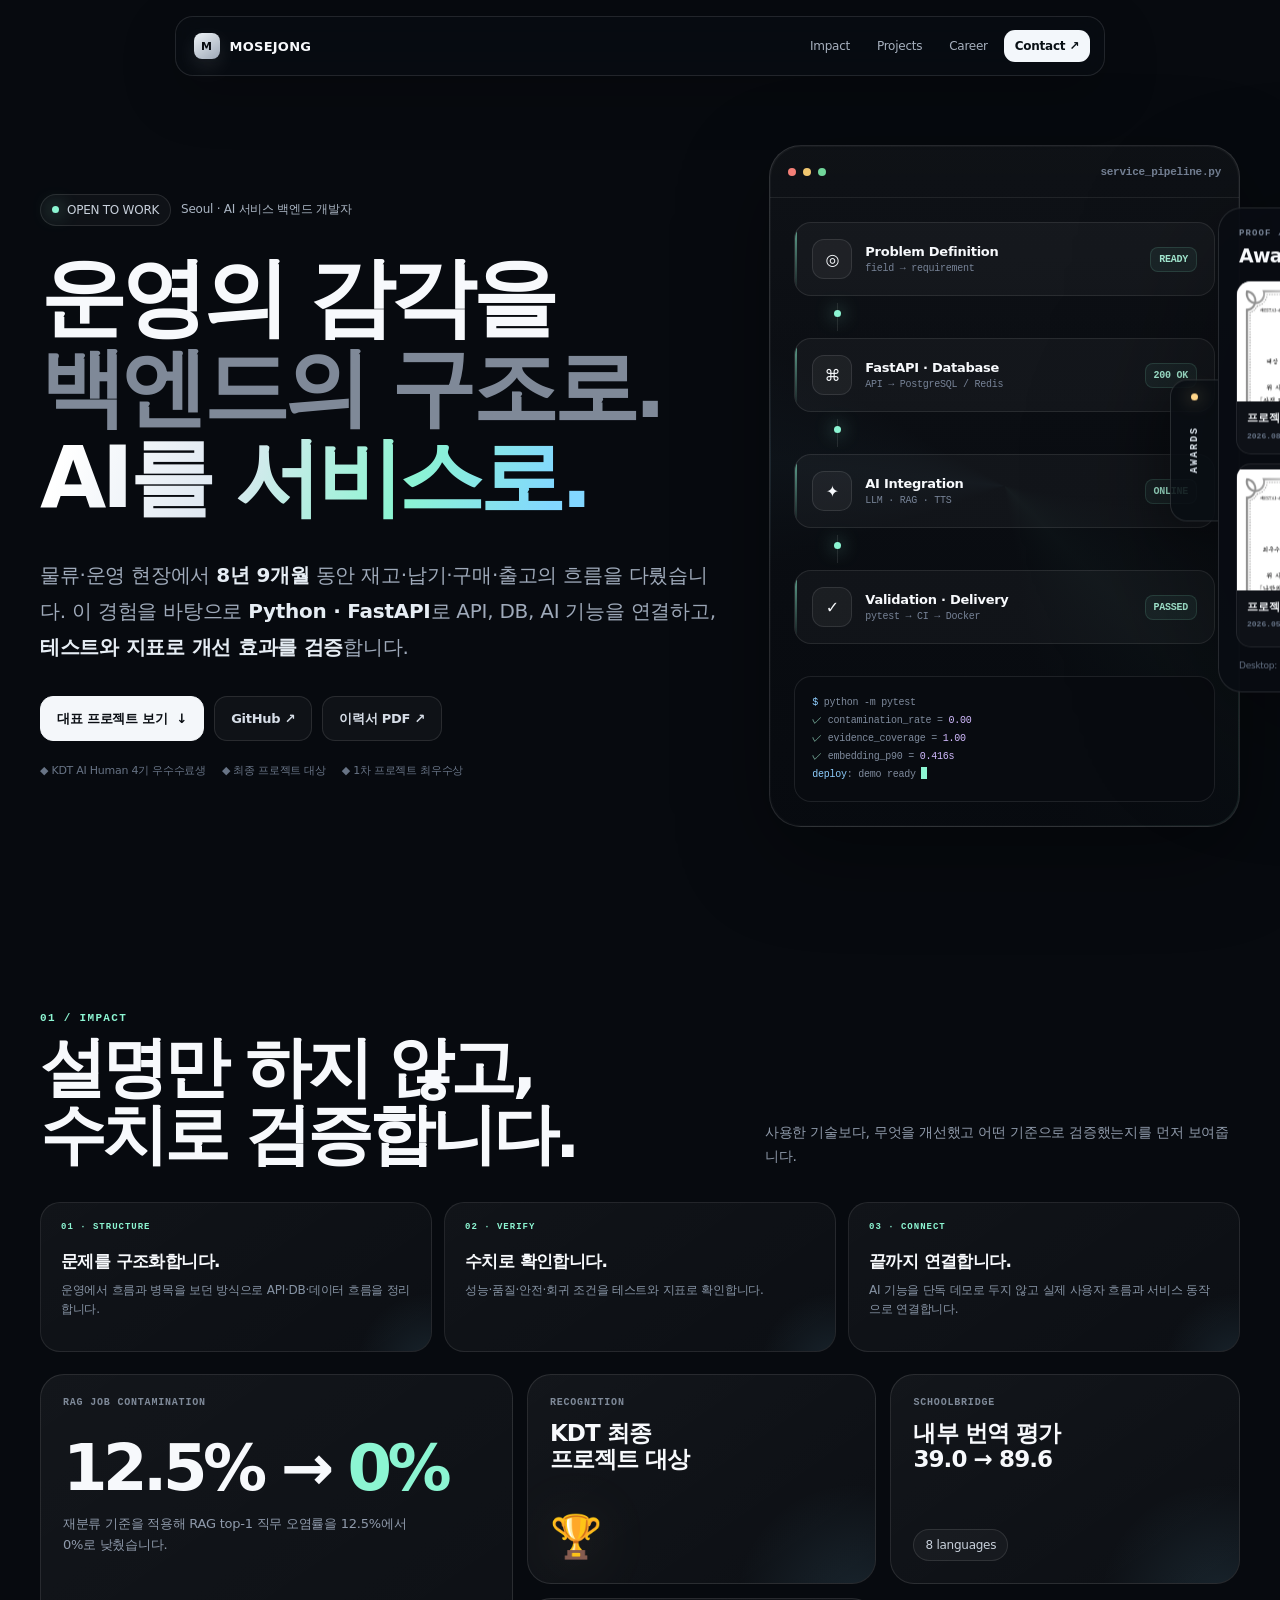
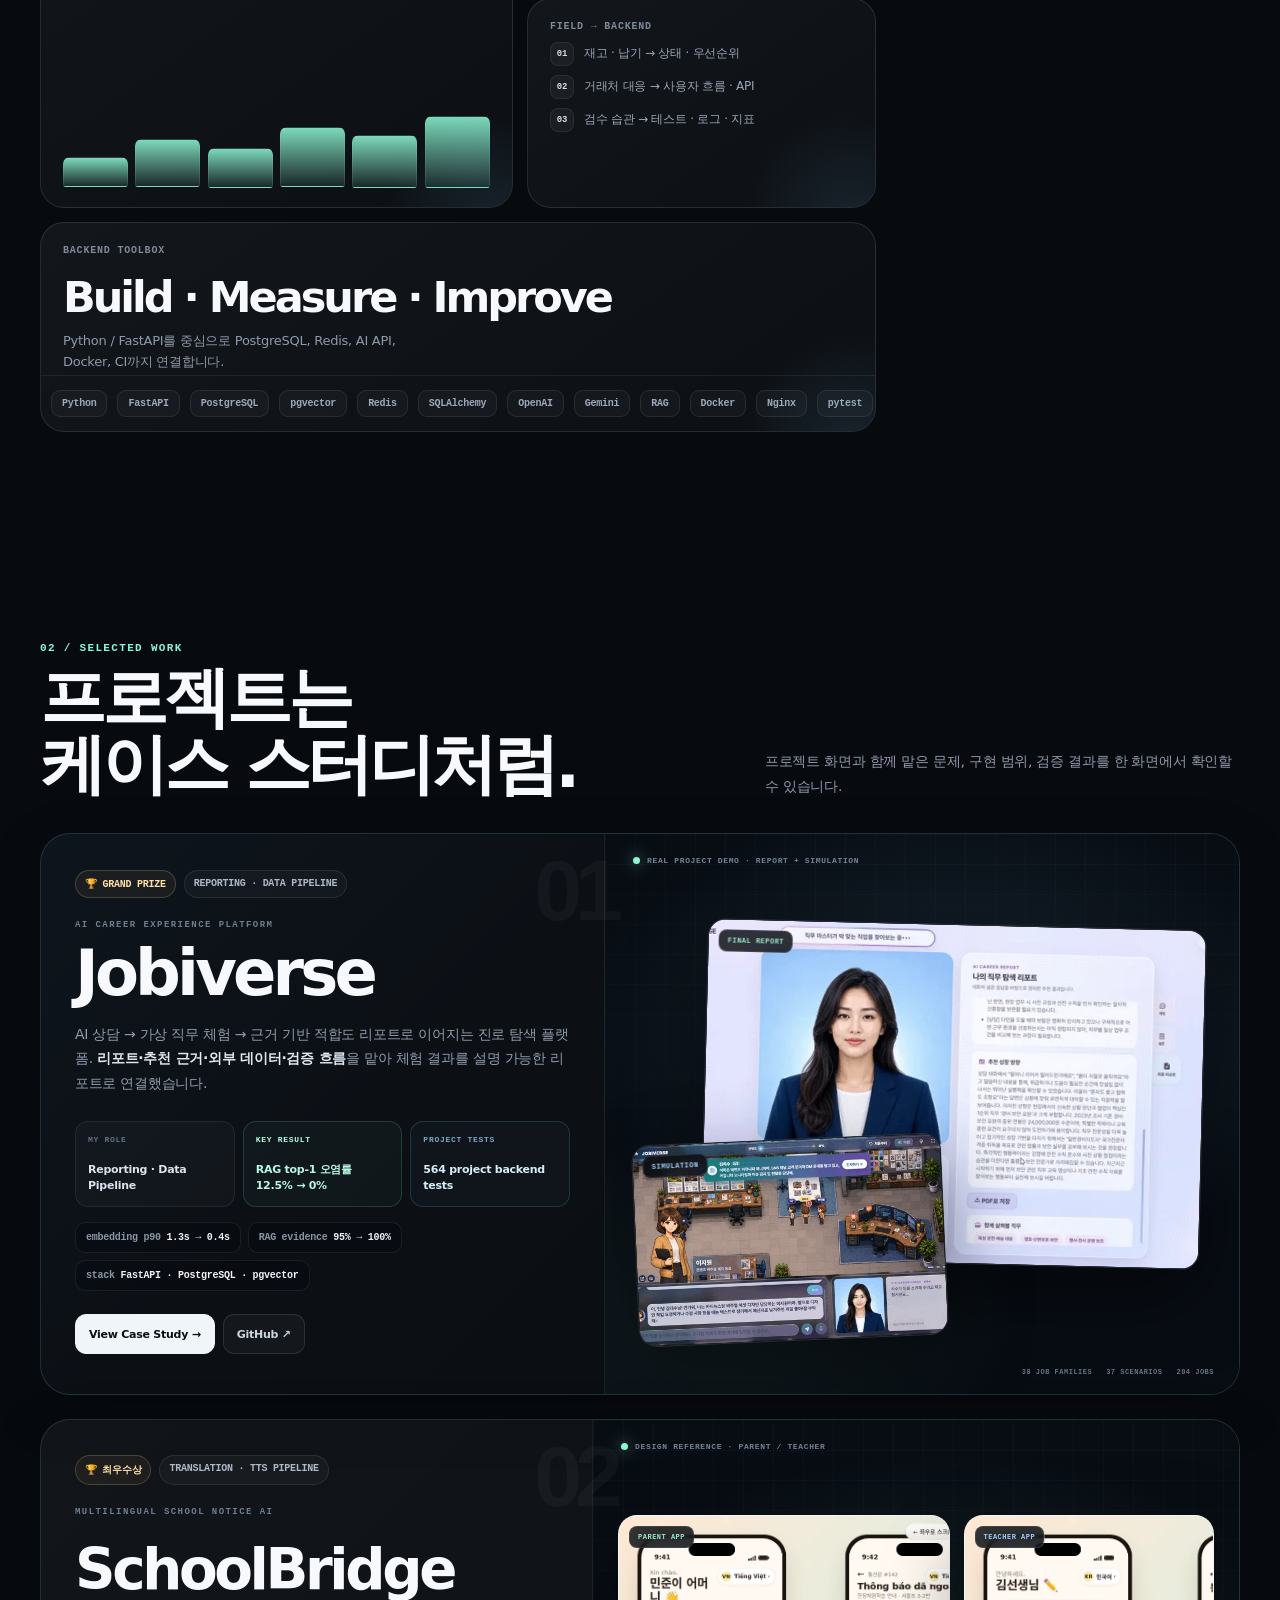
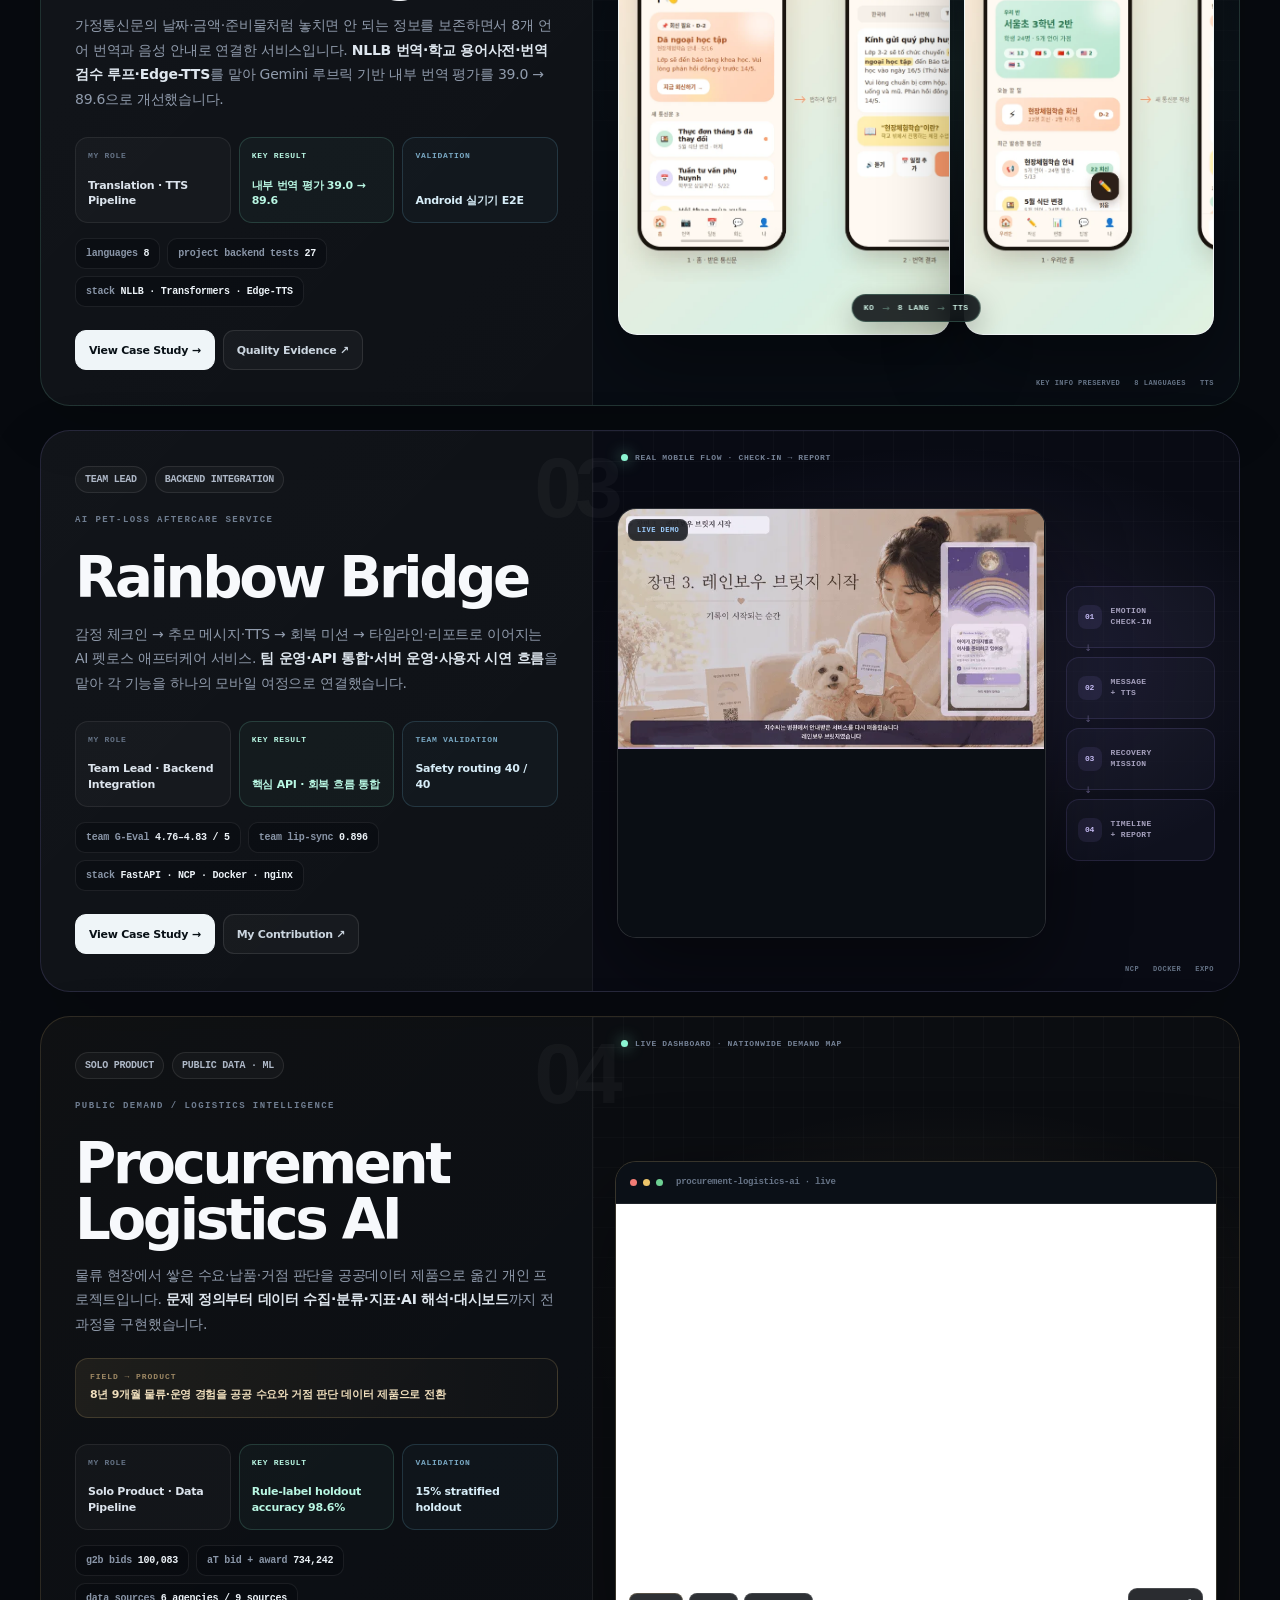
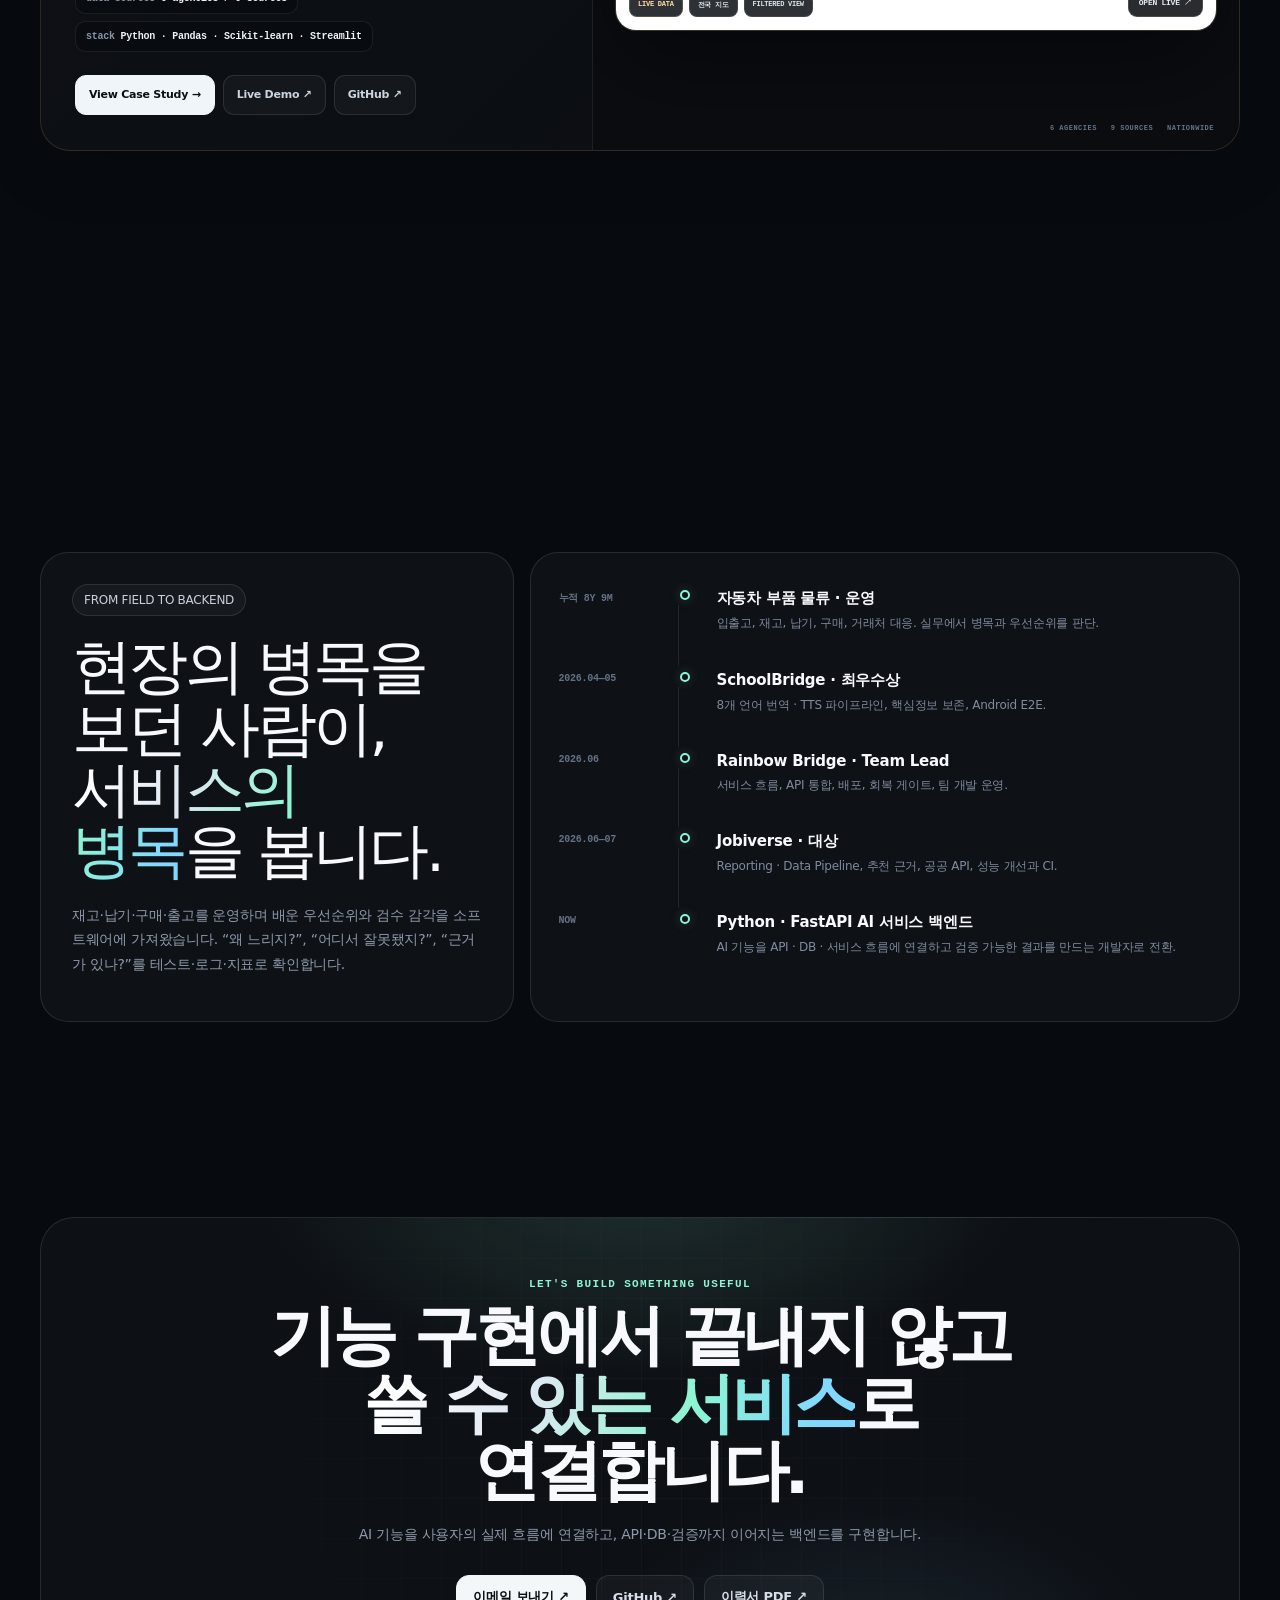
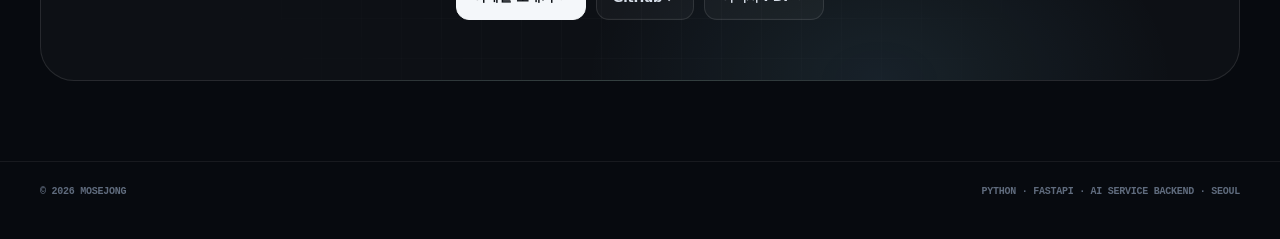
<file: index.html>
<!doctype html>
<html lang="ko">
<head>
  <meta charset="utf-8" />
  <meta name="viewport" content="width=device-width,initial-scale=1,viewport-fit=cover" />
  <meta name="theme-color" content="#070a0f" />
  <meta name="description" content="물류·운영 경험을 바탕으로 Python · FastAPI로 API, DB, AI 기능을 연결하고 테스트와 수치로 검증하는 AI 서비스 백엔드 개발자 모세종의 포트폴리오." />
  <meta property="og:title" content="모세종 | Python · FastAPI AI 서비스 백엔드 개발자" />
  <meta property="og:description" content="물류·운영 경험을 바탕으로 Python · FastAPI로 API, DB, AI 기능을 연결하고 테스트와 수치로 검증하는 AI 서비스 백엔드 개발자 포트폴리오." />
  <title>모세종 | Python · FastAPI AI 서비스 백엔드 개발자</title>

  <style>
    :root{
      --bg:#070a0f;
      --bg-soft:#0b1017;
      --panel:rgba(255,255,255,.050);
      --panel-2:rgba(255,255,255,.032);
      --line:rgba(255,255,255,.105);
      --line-strong:rgba(255,255,255,.18);
      --text:#f7f9fc;
      --muted:#95a0b1;
      --muted-2:#657184;
      --mint:#8cf5d2;
      --cyan:#82d7ff;
      --violet:#aa97ff;
      --amber:#ffd68a;
      --pink:#ff9cb0;
      --radius:28px;
      --shadow:0 28px 90px rgba(0,0,0,.35);
      --mx:50vw;
      --my:30vh;
    }
    *{box-sizing:border-box}
    html{scroll-behavior:smooth;background:var(--bg)}
    body{
      margin:0;color:var(--text);background:var(--bg);
      font-family:Inter, Pretendard, "Noto Sans KR", ui-sans-serif, system-ui, -apple-system, BlinkMacSystemFont, "Segoe UI", sans-serif;
      letter-spacing:-.016em;overflow-x:hidden;
    }
    ::selection{background:rgba(140,245,210,.23);color:#fff}
    a{color:inherit;text-decoration:none}
    button,a{ -webkit-tap-highlight-color:transparent }
    .page-noise,.page-grid,.spotlight{position:fixed;inset:0;pointer-events:none}
    .page-grid{
      z-index:-3;opacity:.36;
      background-image:
        linear-gradient(rgba(255,255,255,.035) 1px,transparent 1px),
        linear-gradient(90deg,rgba(255,255,255,.035) 1px,transparent 1px);
      background-size:64px 64px;
      mask-image:linear-gradient(to bottom,rgba(0,0,0,.8),transparent 72%);
    }
    .spotlight{
      z-index:-2;
      background:
        radial-gradient(700px circle at var(--mx) var(--my),rgba(130,215,255,.10),transparent 42%),
        radial-gradient(520px circle at calc(var(--mx) - 220px) calc(var(--my) + 110px),rgba(140,245,210,.075),transparent 44%),
        radial-gradient(720px circle at 88% 3%,rgba(170,151,255,.09),transparent 45%);
    }
    .page-noise{
      z-index:9999;opacity:.18;mix-blend-mode:soft-light;
      background-image:url("data:image/svg+xml,%3Csvg viewBox='0 0 180 180' xmlns='http://www.w3.org/2000/svg'%3E%3Cfilter id='n'%3E%3CfeTurbulence type='fractalNoise' baseFrequency='.92' numOctaves='4' stitchTiles='stitch'/%3E%3C/filter%3E%3Crect width='100%25' height='100%25' filter='url(%23n)' opacity='.10'/%3E%3C/svg%3E")
    }

    .wrap{width:min(1200px,calc(100% - 40px));margin-inline:auto}
    .pill{display:inline-flex;align-items:center;gap:8px;padding:8px 11px;border:1px solid var(--line);border-radius:999px;background:rgba(255,255,255,.035);font-size:12px;color:#c8d0db}
    .dot{width:7px;height:7px;border-radius:50%;background:var(--mint);box-shadow:0 0 18px rgba(140,245,210,.9)}
    .nav{
      position:fixed;top:16px;left:50%;transform:translateX(-50%);z-index:60;width:min(930px,calc(100% - 28px));
      border:1px solid rgba(255,255,255,.11);background:rgba(9,13,19,.66);backdrop-filter:blur(20px) saturate(1.2);
      border-radius:18px;box-shadow:0 18px 55px rgba(0,0,0,.22)
    }
    .nav-in{height:58px;padding:0 14px 0 18px;display:flex;align-items:center;justify-content:space-between}
    .brand{display:flex;align-items:center;gap:10px;font-weight:900;font-size:13px;letter-spacing:.02em}
    .brand-mark{width:26px;height:26px;border-radius:8px;display:grid;place-items:center;background:linear-gradient(145deg,#eef3f7,#9ea8b7);color:#080b10;font-size:11px;box-shadow:0 7px 20px rgba(255,255,255,.10)}
    .nav-links{display:flex;align-items:center;gap:5px}
    .nav-links a{padding:9px 11px;border-radius:11px;color:#a7b1bf;font-size:12px;transition:.2s}
    .nav-links a:hover{color:#fff;background:rgba(255,255,255,.055)}
    .nav-links .contact{color:#091015;background:#f3f7fb;font-weight:800}
    .nav-links .contact:hover{color:#091015;background:#fff}

    .hero{min-height:100svh;padding:145px 0 80px;display:flex;align-items:center}
    .hero-grid{display:grid;grid-template-columns:1.18fr .82fr;gap:52px;align-items:center}
    .hero-kicker{display:flex;align-items:center;gap:10px;margin-bottom:24px}
    .hero-kicker span:last-child{font-size:12px;color:#aab5c3}
    h1{
      margin:0;font-size:clamp(54px,7.6vw,108px);line-height:.94;letter-spacing:-.072em;font-weight:900;max-width:860px
    }
    .hero-muted{color:#7f8998}
    .hero-accent{
      background:linear-gradient(110deg,#fff 6%,#dfe8f1 34%,var(--mint) 66%,var(--cyan) 92%);
      -webkit-background-clip:text;background-clip:text;color:transparent
    }
    .hero-copy{font-size:clamp(16px,1.7vw,20px);line-height:1.8;color:#9faaba;max-width:720px;margin:28px 0 31px}
    .hero-copy strong{color:#e6edf4;font-weight:700}
    .hero-actions{display:flex;gap:10px;flex-wrap:wrap}
    .btn{
      display:inline-flex;align-items:center;justify-content:center;gap:9px;min-height:45px;padding:0 16px;border-radius:13px;
      border:1px solid var(--line);font-weight:800;font-size:13px;transition:.22s cubic-bezier(.2,.8,.2,1)
    }
    .btn.primary{background:#f4f7fa;color:#0a0e13;border-color:#f4f7fa}
    .btn.ghost{background:rgba(255,255,255,.035);color:#d7dee8}
    .btn:hover{transform:translateY(-2px);box-shadow:0 13px 35px rgba(0,0,0,.28)}
    .micro{margin-top:22px;color:#687486;font-size:11px;display:flex;gap:16px;flex-wrap:wrap}
    .micro span{display:inline-flex;align-items:center;gap:6px}
    .micro svg{opacity:.65}

    .system-card{
      border-radius:32px;border:1px solid var(--line);background:
        linear-gradient(180deg,rgba(255,255,255,.07),rgba(255,255,255,.022));
      box-shadow:var(--shadow);overflow:hidden;position:relative;min-height:610px;isolation:isolate
    }
    .system-card:before{
      content:"";position:absolute;inset:-35%;z-index:-2;
      background:conic-gradient(from 20deg,transparent 0 22%,rgba(140,245,210,.10),transparent 42% 64%,rgba(130,215,255,.09),transparent 78%);
      animation:slowSpin 26s linear infinite
    }
    .system-card:after{
      content:"";position:absolute;inset:1px;border-radius:31px;z-index:-1;
      background:linear-gradient(180deg,rgba(7,10,15,.55),rgba(7,10,15,.88))
    }
    @keyframes slowSpin{to{transform:rotate(360deg)}}
    .windowbar{height:52px;border-bottom:1px solid rgba(255,255,255,.08);display:flex;align-items:center;justify-content:space-between;padding:0 18px}
    .lights{display:flex;gap:7px}.lights i{width:8px;height:8px;border-radius:50%;background:#3c4654}.lights i:nth-child(1){background:#f47f77}.lights i:nth-child(2){background:#f0c66f}.lights i:nth-child(3){background:#71d59a}
    .windowbar span{font:600 11px ui-monospace,SFMono-Regular,Menlo,monospace;color:#748094}
    .pipeline{padding:24px;display:grid;gap:14px}
    .node{
      border:1px solid rgba(255,255,255,.09);background:rgba(255,255,255,.036);border-radius:17px;padding:16px 17px;
      display:grid;grid-template-columns:40px 1fr auto;gap:13px;align-items:center;position:relative;overflow:hidden
    }
    .node:before{
      content:"";position:absolute;left:0;top:0;bottom:0;width:2px;background:linear-gradient(var(--mint),transparent);
      opacity:.65
    }
    .node-icon{width:40px;height:40px;border-radius:12px;border:1px solid rgba(255,255,255,.10);display:grid;place-items:center;background:rgba(255,255,255,.045);font-size:16px}
    .node strong{display:block;font-size:13px;margin-bottom:4px}
    .node small{display:block;color:#778397;font:500 10px ui-monospace,SFMono-Regular,Menlo,monospace}
    .node-state{font:700 10px ui-monospace,SFMono-Regular,Menlo,monospace;color:#a9f1d8;padding:6px 8px;border-radius:8px;background:rgba(140,245,210,.06);border:1px solid rgba(140,245,210,.14)}
    .flow-line{height:14px;position:relative}
    .flow-line:before{content:"";position:absolute;left:43px;top:-7px;bottom:-7px;width:1px;background:rgba(255,255,255,.10)}
    .flow-line:after{
      content:"";position:absolute;left:40px;top:0;width:7px;height:7px;border-radius:50%;background:var(--mint);
      box-shadow:0 0 18px rgba(140,245,210,.8);animation:flow 1.6s ease-in-out infinite
    }
    @keyframes flow{0%,100%{transform:translateY(-6px);opacity:.45}50%{transform:translateY(8px);opacity:1}}
    .console{
      margin:8px 24px 24px;border-radius:17px;border:1px solid rgba(255,255,255,.09);background:#080b10;padding:17px;
      font:500 10px/1.8 ui-monospace,SFMono-Regular,Menlo,monospace;color:#7f8b9d
    }
    .console .ok{color:#9fe7cc}.console .key{color:#8fcfff}.console .num{color:#d2bbff}
    .cursor{display:inline-block;width:6px;height:12px;background:#8cf5d2;vertical-align:-2px;animation:blink 1s steps(2) infinite}
    @keyframes blink{50%{opacity:0}}

    .section{padding:105px 0}
    .section-top{display:flex;align-items:flex-end;justify-content:space-between;gap:30px;margin-bottom:35px}
    .section-kicker{font:800 11px ui-monospace,SFMono-Regular,Menlo,monospace;color:var(--mint);letter-spacing:.12em;text-transform:uppercase}
    h2{font-size:clamp(36px,5.2vw,66px);line-height:1.02;letter-spacing:-.06em;margin:10px 0 0}
    .section-note{max-width:475px;color:#8f9aaa;font-size:14px;line-height:1.75;margin:0}
    .bento{display:grid;grid-template-columns:1.15fr .85fr .85fr;grid-auto-rows:210px;gap:14px}
    .bento-card{
      border:1px solid var(--line);border-radius:24px;background:linear-gradient(145deg,rgba(255,255,255,.052),rgba(255,255,255,.025));
      padding:22px;position:relative;overflow:hidden
    }
    .bento-card:after{content:"";position:absolute;width:260px;height:260px;border-radius:50%;right:-110px;bottom:-150px;background:radial-gradient(circle,rgba(130,215,255,.11),transparent 65%)}
    .bento-card.big{grid-row:span 2}
    .bento-card.wide{grid-column:span 2}
    .bento-label{font:700 10px ui-monospace,SFMono-Regular,Menlo,monospace;color:#7f8a99;text-transform:uppercase;letter-spacing:.08em}
    .impact{font-size:clamp(42px,5vw,78px);letter-spacing:-.07em;font-weight:900;margin-top:23px}
    .impact small{font-size:.33em;color:#788496;font-weight:700;margin-left:4px}
    .impact .accent{color:var(--mint)}
    .bento-copy{color:#8f9aab;font-size:13px;line-height:1.65;margin-top:8px;max-width:360px}
    .chart{position:absolute;left:22px;right:22px;bottom:19px;height:72px;display:flex;align-items:flex-end;gap:7px}
    .bar{flex:1;border-radius:7px 7px 3px 3px;background:linear-gradient(180deg,rgba(140,245,210,.88),rgba(140,245,210,.10));border:1px solid rgba(140,245,210,.13);transform-origin:bottom;animation:bars 1.1s cubic-bezier(.2,.8,.2,1) both}
    .bar:nth-child(1){height:42%;animation-delay:.02s}.bar:nth-child(2){height:67%;animation-delay:.06s}.bar:nth-child(3){height:55%;animation-delay:.10s}.bar:nth-child(4){height:84%;animation-delay:.14s}.bar:nth-child(5){height:73%;animation-delay:.18s}.bar:nth-child(6){height:100%;animation-delay:.22s}
    @keyframes bars{from{transform:scaleY(.08);opacity:.2}}
    .award-card{display:flex;flex-direction:column;justify-content:space-between}
    .award-title{font-size:23px;line-height:1.15;letter-spacing:-.04em;font-weight:850;margin-top:12px}
    .award-card .trophy{font-size:42px;filter:drop-shadow(0 8px 28px rgba(255,214,138,.13))}
    .workstyle{display:flex;flex-direction:column;justify-content:space-between}
    .steps{display:grid;gap:9px;margin-top:10px}
    .step{display:flex;align-items:center;gap:10px;color:#9aa5b5;font-size:12px}
    .step i{width:24px;height:24px;border-radius:8px;display:grid;place-items:center;font-style:normal;background:rgba(255,255,255,.045);border:1px solid rgba(255,255,255,.07);color:#d7dee8;font:700 9px ui-monospace,SFMono-Regular,Menlo,monospace}
    .stack-strip{position:absolute;left:0;right:0;bottom:0;border-top:1px solid rgba(255,255,255,.07);padding:14px 0;overflow:hidden;white-space:nowrap}
    .marquee{display:inline-flex;gap:10px;animation:marquee 23s linear infinite;padding-left:10px}
    .tech{padding:7px 10px;border:1px solid rgba(255,255,255,.085);background:rgba(255,255,255,.03);border-radius:9px;color:#9ea9b9;font:600 10px ui-monospace,SFMono-Regular,Menlo,monospace}
    @keyframes marquee{to{transform:translateX(-50%)}}

    .project-list{display:grid;gap:18px}
    .project{
      min-height:430px;border:1px solid var(--line);border-radius:30px;background:linear-gradient(145deg,rgba(255,255,255,.055),rgba(255,255,255,.025));
      display:grid;grid-template-columns:.96fr 1.04fr;overflow:hidden;position:relative;transition:.3s cubic-bezier(.2,.8,.2,1);transform-style:preserve-3d
    }
    .project:hover{border-color:var(--line-strong);box-shadow:0 30px 85px rgba(0,0,0,.30)}
    .project-copy{padding:34px;display:flex;flex-direction:column;justify-content:space-between;position:relative;z-index:2}
    .project-meta{display:flex;gap:8px;flex-wrap:wrap}
    .tag{padding:7px 9px;border:1px solid rgba(255,255,255,.09);border-radius:999px;background:rgba(255,255,255,.03);color:#aeb8c7;font:650 10px ui-monospace,SFMono-Regular,Menlo,monospace}
    .tag.gold{color:#ffe0a6;border-color:rgba(255,214,138,.20);background:rgba(255,214,138,.055)}
    .project h3{font-size:clamp(34px,4.4vw,57px);letter-spacing:-.06em;line-height:.98;margin:25px 0 16px}
    .project p{margin:0;color:#909bac;font-size:14px;line-height:1.75;max-width:530px}
    .project-metrics{display:flex;flex-wrap:wrap;gap:8px;margin-top:30px}
    .metric{padding:9px 10px;border-radius:10px;border:1px solid rgba(255,255,255,.075);background:rgba(0,0,0,.19);color:#8995a7;font:600 10px ui-monospace,SFMono-Regular,Menlo,monospace}
    .metric b{color:#edf3f8}
    .arrow{position:absolute;left:34px;bottom:28px;width:44px;height:44px;border:1px solid rgba(255,255,255,.1);background:rgba(255,255,255,.035);border-radius:50%;display:grid;place-items:center;transition:.25s}
    .project:hover .arrow{background:#fff;color:#090d13;transform:translate(3px,-3px)}
    .project-visual{
      position:relative;border-left:1px solid rgba(255,255,255,.075);min-height:430px;
      background:
        radial-gradient(500px 260px at 60% 28%,rgba(130,215,255,.10),transparent 65%),
        linear-gradient(180deg,rgba(255,255,255,.017),rgba(0,0,0,.12));
      display:grid;place-items:center;padding:30px;overflow:hidden
    }
    .project:nth-child(2) .project-visual{background:radial-gradient(500px 300px at 58% 35%,rgba(140,245,210,.11),transparent 64%),linear-gradient(180deg,rgba(255,255,255,.017),rgba(0,0,0,.12))}
    .project:nth-child(3) .project-visual{background:radial-gradient(500px 300px at 58% 35%,rgba(170,151,255,.12),transparent 64%),linear-gradient(180deg,rgba(255,255,255,.017),rgba(0,0,0,.12))}
    .project:nth-child(4) .project-visual{background:radial-gradient(500px 300px at 58% 35%,rgba(255,214,138,.10),transparent 64%),linear-gradient(180deg,rgba(255,255,255,.017),rgba(0,0,0,.12))}
    .mock{
      width:min(100%,560px);aspect-ratio:1.22;border-radius:22px;border:1px solid rgba(255,255,255,.12);background:#0a0e14;
      box-shadow:0 28px 70px rgba(0,0,0,.38);padding:12px;transform:perspective(900px) rotateY(-7deg) rotateX(2deg) rotateZ(1deg);transition:.4s cubic-bezier(.2,.8,.2,1)
    }
    .project:hover .mock{transform:perspective(900px) rotateY(-3deg) rotateX(0) rotateZ(0) translateY(-5px)}
    .mock-top{height:30px;border-radius:10px;background:#0d131c;border:1px solid rgba(255,255,255,.065);display:flex;align-items:center;padding:0 10px;gap:6px}
    .mock-top i{width:6px;height:6px;border-radius:50%;background:#3c4654}
    .mock-body{height:calc(100% - 38px);margin-top:8px;display:grid;grid-template-columns:94px 1fr;gap:8px}
    .sidebar,.content,.mini{border:1px solid rgba(255,255,255,.065);background:rgba(255,255,255,.027);border-radius:11px}
    .sidebar{padding:10px;display:grid;align-content:start;gap:8px}
    .side-line{height:8px;border-radius:4px;background:#202936}.side-line:nth-child(2){width:74%}.side-line:nth-child(3){width:88%}.side-line.active{background:rgba(130,215,255,.5)}
    .content{padding:10px;display:grid;grid-template-rows:36% 1fr;gap:8px}
    .hero-pane{border-radius:9px;border:1px solid rgba(255,255,255,.055);background:linear-gradient(120deg,rgba(130,215,255,.12),rgba(140,245,210,.04));display:flex;align-items:end;padding:9px}
    .hero-pane b{font-size:11px}.hero-pane span{display:block;color:#6f7c8e;font-size:7px;margin-top:3px}
    .mini-grid{display:grid;grid-template-columns:1fr 1fr;gap:8px}
    .mini{padding:8px;display:flex;flex-direction:column;justify-content:space-between}
    .mini span{font-size:7px;color:#667387}.mini strong{font-size:13px}
    .radar{width:52px;height:52px;margin:auto;position:relative}
    .radar svg{width:100%;height:100%}
    .chat-ui{display:grid;gap:8px}
    .bubble{padding:8px 9px;border-radius:10px;border:1px solid rgba(255,255,255,.07);font-size:7px;color:#8491a2;background:rgba(255,255,255,.025)}
    .bubble.me{margin-left:24px;background:rgba(140,245,210,.06);color:#a4cbbd}
    .lang-row{display:flex;gap:5px;flex-wrap:wrap}.lang-row span{font:700 6px ui-monospace,monospace;padding:4px 5px;border-radius:5px;background:#111823;color:#8490a1}
    .care-card{height:100%;display:grid;grid-template-rows:auto 1fr auto;gap:8px}
    .care-orb{width:78px;height:78px;border-radius:50%;margin:auto;background:radial-gradient(circle at 35% 30%,#d8cbff,#8f7ddd 34%,#1a1730 67%);box-shadow:0 0 45px rgba(170,151,255,.22)}
    .care-bars{display:grid;gap:5px}.care-bars i{height:7px;border-radius:6px;background:#181e29}.care-bars i:nth-child(2){width:82%}.care-bars i:nth-child(3){width:66%}
    .map{height:100%;border-radius:9px;background:
      radial-gradient(circle at 26% 54%,rgba(255,214,138,.75) 0 2px,transparent 3px),
      radial-gradient(circle at 48% 38%,rgba(255,214,138,.70) 0 3px,transparent 4px),
      radial-gradient(circle at 66% 66%,rgba(255,214,138,.60) 0 2px,transparent 3px),
      radial-gradient(circle at 78% 28%,rgba(255,214,138,.52) 0 2px,transparent 3px),
      linear-gradient(rgba(255,255,255,.04) 1px,transparent 1px),
      linear-gradient(90deg,rgba(255,255,255,.04) 1px,transparent 1px),
      #0b1119;background-size:auto,auto,auto,auto,22px 22px,22px 22px,auto;position:relative;overflow:hidden}
    .map:after{content:"";position:absolute;inset:20% 12%;border:1px dashed rgba(255,214,138,.20);border-radius:50% 43% 55% 48%;transform:rotate(-9deg)}
    .map-stat{position:absolute;right:8px;bottom:8px;padding:7px 8px;border-radius:8px;background:rgba(7,10,15,.84);border:1px solid rgba(255,255,255,.08);font:700 7px ui-monospace,monospace;color:#d8c18f}

    .career-grid{display:grid;grid-template-columns:.8fr 1.2fr;gap:16px}
    .manifesto,.timeline{border:1px solid var(--line);border-radius:28px;background:var(--panel-2)}
    .manifesto{padding:31px;display:flex;flex-direction:column;justify-content:space-between;min-height:470px}
    .manifesto-title{font-size:clamp(36px,4.7vw,60px);letter-spacing:-.06em;line-height:1.02;margin-top:20px}
    .manifesto p{color:#8f9aab;line-height:1.75;font-size:14px}
    .timeline{padding:28px}
    .time-item{display:grid;grid-template-columns:108px 24px 1fr;gap:13px;position:relative;padding:8px 0 29px}
    .time-item:last-child{padding-bottom:4px}
    .time-item:not(:last-child):after{content:"";position:absolute;left:119px;top:24px;bottom:-3px;width:1px;background:rgba(255,255,255,.085)}
    .time-year{font:700 10px ui-monospace,SFMono-Regular,Menlo,monospace;color:#657184;padding-top:2px}
    .time-dot{width:10px;height:10px;margin-top:1px;border-radius:50%;background:#0c1219;border:2px solid var(--mint);box-shadow:0 0 12px rgba(140,245,210,.22);z-index:2}
    .time-content strong{display:block;font-size:15px;margin-bottom:6px}
    .time-content p{margin:0;color:#7f8b9d;font-size:12px;line-height:1.6}

    .cta{padding:90px 0 80px}
    .cta-box{
      min-height:430px;border:1px solid var(--line);border-radius:34px;padding:60px 30px;display:grid;place-items:center;text-align:center;position:relative;overflow:hidden;
      background:
        radial-gradient(600px 330px at 50% -10%,rgba(140,245,210,.14),transparent 65%),
        radial-gradient(420px 280px at 70% 100%,rgba(130,215,255,.09),transparent 70%),
        rgba(255,255,255,.027)
    }
    .cta-box:before{content:"";position:absolute;inset:0;background-image:linear-gradient(rgba(255,255,255,.03) 1px,transparent 1px),linear-gradient(90deg,rgba(255,255,255,.03) 1px,transparent 1px);background-size:40px 40px;mask-image:radial-gradient(circle at 50% 50%,#000,transparent 76%)}
    .cta-inner{position:relative;z-index:2}
    .cta h2{max-width:850px;margin:12px auto 18px}
    .cta p{max-width:630px;margin:0 auto 28px;color:#8f9aab;line-height:1.75;font-size:14px}
    footer{padding:24px 0 38px;border-top:1px solid rgba(255,255,255,.065);color:#5f6b7d;font:600 10px ui-monospace,SFMono-Regular,Menlo,monospace}
    .footer-in{display:flex;justify-content:space-between;gap:20px;flex-wrap:wrap}
    .reveal{opacity:0;transform:translateY(20px);transition:opacity .7s ease,transform .7s cubic-bezier(.2,.8,.2,1)}
    .reveal.show{opacity:1;transform:none}

    @media(max-width:980px){
      .hero-grid{grid-template-columns:1fr;gap:44px}
      .system-card{min-height:auto}
      .bento{grid-template-columns:1fr 1fr;grid-auto-rows:200px}
      .bento-card.big{grid-row:span 1}
      .bento-card.wide{grid-column:span 2}
      .project{grid-template-columns:1fr}
      .project-visual{border-left:0;border-top:1px solid rgba(255,255,255,.075)}
      .career-grid{grid-template-columns:1fr}
      .manifesto{min-height:360px}
    }
    @media(max-width:680px){
      .wrap{width:min(100% - 24px,1200px)}
      .nav{top:10px;width:calc(100% - 20px)}
      .nav-links a:not(.contact){display:none}
      .hero{padding:118px 0 52px;min-height:auto}
      h1{font-size:52px}
      .hero-copy{font-size:16px}
      .system-card{border-radius:25px}
      .pipeline{padding:17px}.console{margin:5px 17px 17px}
      .section{padding:76px 0}
      .section-top{display:block}.section-note{margin-top:17px}
      .bento{grid-template-columns:1fr;grid-auto-rows:auto}
      .bento-card,.bento-card.big,.bento-card.wide{grid-column:auto;grid-row:auto;min-height:190px}
      .bento-card.wide{min-height:230px}
      .project{min-height:0;border-radius:24px}
      .project-copy{padding:24px 22px 82px}
      .project h3{font-size:38px}
      .project-visual{min-height:330px;padding:19px}
      .mock{transform:none}.project:hover .mock{transform:translateY(-4px)}
      .arrow{left:22px;bottom:24px}
      .time-item{grid-template-columns:74px 18px 1fr;gap:11px}
      .time-item:not(:last-child):after{left:82px}
      .cta{padding-top:65px}
      .cta-box{min-height:390px;padding:48px 18px}
    }
    @media(prefers-reduced-motion:reduce){
      *,*:before,*:after{animation:none!important;scroll-behavior:auto!important;transition:none!important}
      .reveal{opacity:1;transform:none}
    }


    /* HERO_TITLE_CLIP_FIX_V13 */
    .hero h1{
      font-size:clamp(50px,6.7vw,96px);
      line-height:1.045;
      letter-spacing:-.055em;
      max-width:none;
      white-space:nowrap;
      overflow:visible;
      padding-block:.04em .08em;
    }
    .hero,.hero-grid,.hero-grid>div{overflow:visible}
    @media(max-width:980px){
      .hero h1{font-size:clamp(46px,9vw,82px);line-height:1.06;letter-spacing:-.05em}
    }
    @media(max-width:680px){
      .hero h1{font-size:clamp(33px,9.1vw,54px);line-height:1.09;letter-spacing:-.038em}
    }

    /* Awards side dock */
    .awards-dock{
      position:fixed;right:14px;top:50%;z-index:75;width:390px;
      transform:translate(342px,-50%);
      transition:transform .38s cubic-bezier(.2,.8,.2,1);
      filter:drop-shadow(0 24px 70px rgba(0,0,0,.34));
    }
    .awards-dock:hover,.awards-dock:focus-within,.awards-dock.open{transform:translate(0,-50%)}
    .awards-tab{
      position:absolute;left:-48px;top:50%;transform:translateY(-50%);
      width:48px;height:142px;border:1px solid rgba(255,255,255,.13);border-right:0;
      border-radius:17px 0 0 17px;background:rgba(10,14,20,.88);backdrop-filter:blur(18px);
      color:#dce4ed;display:flex;align-items:center;justify-content:center;cursor:pointer;
      box-shadow:-12px 14px 42px rgba(0,0,0,.22)
    }
    .awards-tab span{
      writing-mode:vertical-rl;transform:rotate(180deg);
      font:800 10px ui-monospace,SFMono-Regular,Menlo,monospace;letter-spacing:.18em
    }
    .awards-tab i{
      position:absolute;top:13px;width:7px;height:7px;border-radius:50%;background:var(--amber);
      box-shadow:0 0 18px rgba(255,214,138,.75)
    }
    .awards-panel{
      border:1px solid rgba(255,255,255,.12);border-radius:24px;background:rgba(9,13,19,.92);
      backdrop-filter:blur(24px) saturate(1.18);padding:17px;overflow:hidden
    }
    .awards-head{display:flex;align-items:flex-start;justify-content:space-between;gap:14px;padding:3px 3px 14px}
    .awards-head small{display:block;color:#788496;font:700 9px ui-monospace,SFMono-Regular,Menlo,monospace;letter-spacing:.12em;margin-bottom:6px}
    .awards-head strong{font-size:19px;letter-spacing:-.04em}
    .awards-count{padding:6px 8px;border:1px solid rgba(255,255,255,.08);border-radius:999px;color:#8996a7;font:700 9px ui-monospace,monospace}
    .award-grid{display:grid;grid-template-columns:1fr 1fr;gap:9px}
    .award-item{
      appearance:none;padding:0;text-align:left;color:inherit;font:inherit;cursor:pointer;
      border:1px solid rgba(255,255,255,.085);border-radius:15px;background:rgba(255,255,255,.026);
      overflow:hidden;transition:.23s cubic-bezier(.2,.8,.2,1)
    }
    .award-item:hover{transform:translateY(-3px);border-color:rgba(255,214,138,.24);background:rgba(255,255,255,.045)}
    .award-thumb{aspect-ratio:1.415/1;overflow:hidden;background:#eef0f2;position:relative}
    .award-thumb img{width:100%;height:100%;object-fit:cover;object-position:top center;display:block;transition:transform .28s ease}
    .award-item:hover .award-thumb img{transform:scale(1.035)}
    .award-thumb:after{
      content:"VIEW";position:absolute;right:7px;bottom:7px;padding:4px 6px;border-radius:6px;
      background:rgba(7,10,15,.76);color:#dfe6ee;font:800 7px ui-monospace,monospace;
      letter-spacing:.08em;opacity:0;transition:.2s
    }
    .award-item:hover .award-thumb:after{opacity:1}
    .award-info{padding:10px 10px 11px}
    .award-info b{display:block;font-size:11px;line-height:1.35;margin-bottom:4px}
    .award-info span{display:block;color:#667386;font:650 8px ui-monospace,monospace;line-height:1.4}
    .awards-foot{padding:12px 3px 1px;color:#647184;font-size:9px;line-height:1.55}
    .award-modal{
      position:fixed;inset:0;z-index:120;display:none;align-items:center;justify-content:center;padding:28px;
      background:rgba(3,6,10,.84);backdrop-filter:blur(14px)
    }
    .award-modal.open{display:flex}
    .award-modal-card{
      width:min(760px,96vw);max-height:92vh;position:relative;border:1px solid rgba(255,255,255,.14);
      border-radius:24px;background:#0b0f15;box-shadow:0 35px 120px rgba(0,0,0,.58);padding:13px
    }
    .award-modal-card img{display:block;width:100%;max-height:calc(92vh - 26px);object-fit:contain;border-radius:14px;background:#fff}
    .award-modal-close{
      position:absolute;right:-13px;top:-13px;width:38px;height:38px;border:1px solid rgba(255,255,255,.15);
      border-radius:50%;background:#10161f;color:#fff;display:grid;place-items:center;font-size:18px;cursor:pointer;
      box-shadow:0 12px 30px rgba(0,0,0,.38)
    }
    @media(max-width:680px){
      .awards-dock{
        right:12px;top:auto;bottom:14px;width:min(360px,calc(100vw - 24px));
        transform:translateY(100%)
      }
      .awards-dock:hover{transform:translateY(100%)}
      .awards-dock.open{transform:translateY(0)}
      .awards-tab{
        left:auto;right:0;top:-49px;transform:none;width:114px;height:42px;
        border:1px solid rgba(255,255,255,.13);border-bottom:0;border-radius:14px 14px 0 0
      }
      .awards-tab span{writing-mode:horizontal-tb;transform:none;letter-spacing:.10em}
      .awards-tab i{left:10px;top:50%;transform:translateY(-50%)}
      .awards-panel{border-radius:20px}
      .award-modal{padding:13px}
      .award-modal-close{right:5px;top:5px}
    }


    /* Featured real-project case study */
    .project-featured-real{min-height:560px;grid-template-columns:.9fr 1.1fr;border-color:rgba(130,215,255,.16);background:linear-gradient(135deg,rgba(130,215,255,.055),rgba(255,255,255,.025) 42%,rgba(140,245,210,.025))}
    .project-featured-real .project-copy{padding:36px 34px}
    .project-eyeline{margin-top:22px;color:#6f7d90;font:800 9px ui-monospace,SFMono-Regular,Menlo,monospace;letter-spacing:.16em}
    .project-featured-real h3{font-size:clamp(45px,5vw,66px);margin:12px 0 17px}
    .role-grid{display:grid;grid-template-columns:1fr 1fr;gap:9px;margin-top:26px}
    .role-box{padding:13px 14px;border:1px solid rgba(255,255,255,.075);border-radius:13px;background:rgba(255,255,255,.026)}
    .role-box.wide{grid-column:span 2}
    .role-box small{display:block;color:#657386;font:800 8px ui-monospace,SFMono-Regular,Menlo,monospace;letter-spacing:.09em;margin-bottom:6px}
    .role-box strong{display:block;color:#dce4ed;font-size:11px;line-height:1.45}
    .featured-actions{display:flex;gap:8px;flex-wrap:wrap;margin-top:23px}
    .project-btn{display:inline-flex;align-items:center;justify-content:center;min-height:40px;padding:0 13px;border-radius:11px;border:1px solid rgba(255,255,255,.1);background:rgba(255,255,255,.035);font-size:11px;font-weight:800;color:#cbd5df;transition:.22s}
    .project-btn.primary{background:#eff5f8;color:#081016;border-color:#eff5f8}
    .project-btn:hover{transform:translateY(-2px);box-shadow:0 12px 30px rgba(0,0,0,.25)}
    .real-visual{position:relative;min-height:560px;border-left:1px solid rgba(255,255,255,.075);overflow:hidden;background:radial-gradient(620px 380px at 55% 36%,rgba(130,215,255,.13),transparent 62%),radial-gradient(420px 280px at 20% 86%,rgba(140,245,210,.08),transparent 68%),#080d14;padding:38px 30px 30px;display:flex;flex-direction:column;justify-content:center}
    .real-visual:before{content:"";position:absolute;inset:0;background-image:linear-gradient(rgba(255,255,255,.025) 1px,transparent 1px),linear-gradient(90deg,rgba(255,255,255,.025) 1px,transparent 1px);background-size:30px 30px;mask-image:linear-gradient(to bottom,#000,transparent 88%)}
    .visual-label{position:absolute;left:28px;top:22px;z-index:4;display:flex;align-items:center;gap:7px;color:#758296;font:750 8px ui-monospace,SFMono-Regular,Menlo,monospace;letter-spacing:.08em}
    .visual-label i{width:7px;height:7px;border-radius:50%;background:#8cf5d2;box-shadow:0 0 15px rgba(140,245,210,.8)}
    .screen-stack{height:430px;position:relative;z-index:2;margin-top:16px}
    .product-screen{position:absolute;overflow:hidden;border:1px solid rgba(255,255,255,.13);border-radius:18px;background:#0a0e14;box-shadow:0 30px 80px rgba(0,0,0,.44);transition:.38s cubic-bezier(.2,.8,.2,1)}
    .product-screen img{width:100%;height:100%;object-fit:cover;display:block}
    .product-screen.main{width:83%;height:76%;right:3%;top:5%;transform:rotate(1.4deg)}
    .product-screen.secondary{width:55%;height:48%;left:0;bottom:1%;transform:rotate(-2.5deg)}
    .project-featured-real:hover .product-screen.main{transform:rotate(.3deg) translateY(-6px) scale(1.012)}
    .project-featured-real:hover .product-screen.secondary{transform:rotate(-1deg) translate(-4px,-4px) scale(1.02)}
    .screen-chip{position:absolute;left:10px;top:10px;padding:6px 8px;border-radius:8px;background:rgba(7,10,15,.82);backdrop-filter:blur(8px);border:1px solid rgba(255,255,255,.09);font:800 7px ui-monospace,SFMono-Regular,Menlo,monospace;letter-spacing:.07em}
    .screen-chip.report{color:#9fe7cc}.screen-chip.sim{color:#9fcfff}
    .visual-caption{position:absolute;z-index:3;right:25px;bottom:18px;display:flex;gap:14px;color:#657386;font:750 7px ui-monospace,SFMono-Regular,Menlo,monospace;letter-spacing:.07em}
    @media(max-width:980px){.project-featured-real{grid-template-columns:1fr}.real-visual{border-left:0;border-top:1px solid rgba(255,255,255,.075);min-height:500px}}
    @media(max-width:680px){.project-featured-real .project-copy{padding:25px 22px 28px}.role-grid{grid-template-columns:1fr}.role-box.wide{grid-column:auto}.real-visual{min-height:390px;padding:28px 15px 20px}.screen-stack{height:320px}.product-screen.main{width:88%;height:73%}.product-screen.secondary{width:60%;height:46%}.visual-caption{right:15px;gap:8px}}


    /* Real project cards v2 */
    .project-real{min-height:560px;grid-template-columns:.92fr 1.08fr;background:linear-gradient(135deg,rgba(255,255,255,.047),rgba(255,255,255,.022));}
    .project-real .project-copy{padding:35px 34px}
    .project-school{border-color:rgba(140,245,210,.14)}
    .project-rainbow{border-color:rgba(170,151,255,.15)}
    .project-procurement{border-color:rgba(255,214,138,.14)}
    .real-project-visual{position:relative;min-height:560px;border-left:1px solid rgba(255,255,255,.075);overflow:hidden;padding:42px 28px 28px;display:flex;align-items:center;justify-content:center;background:#080d14}
    .real-project-visual:before{content:"";position:absolute;inset:0;background-image:linear-gradient(rgba(255,255,255,.025) 1px,transparent 1px),linear-gradient(90deg,rgba(255,255,255,.025) 1px,transparent 1px);background-size:30px 30px;mask-image:linear-gradient(to bottom,#000,transparent 90%)}
    .school-visual{background:radial-gradient(560px 330px at 55% 42%,rgba(140,245,210,.10),transparent 65%),#080d14}
    .rainbow-visual{background:radial-gradient(560px 340px at 55% 42%,rgba(170,151,255,.12),transparent 65%),#090b14}
    .procurement-visual{background:radial-gradient(560px 340px at 55% 42%,rgba(255,214,138,.09),transparent 65%),#0b0d11}
    .single-real-screen{position:relative;z-index:2;width:min(94%,610px);max-height:430px;border:1px solid rgba(255,255,255,.13);border-radius:19px;background:#0a0e14;box-shadow:0 30px 80px rgba(0,0,0,.44);overflow:hidden;transition:.38s cubic-bezier(.2,.8,.2,1)}
    .single-real-screen img{display:block;width:100%;height:100%;max-height:430px;object-fit:contain;background:#0a0e14}
    .project-real:hover .single-real-screen{transform:translateY(-6px) scale(1.012)}
    .phone-demo{width:min(74%,470px);height:430px;background:#0a0e14}
    .phone-demo img{object-fit:contain;height:100%}
    .live-frame-wrap{position:relative;z-index:2;width:96%;height:430px;border:1px solid rgba(255,255,255,.13);border-radius:19px;overflow:hidden;background:#10141a;box-shadow:0 30px 80px rgba(0,0,0,.44)}
    .live-frame-wrap iframe{display:block;width:100%;height:100%;border:0;background:#fff}
    .frame-fallback{position:absolute;right:10px;bottom:10px;padding:8px 10px;border-radius:9px;background:rgba(7,10,15,.88);border:1px solid rgba(255,255,255,.1);font:800 8px ui-monospace,SFMono-Regular,Menlo,monospace;color:#dce5ed;backdrop-filter:blur(8px)}
    @media(max-width:980px){.project-real{grid-template-columns:1fr}.real-project-visual{border-left:0;border-top:1px solid rgba(255,255,255,.075);min-height:500px}}
    @media(max-width:680px){.project-real .project-copy{padding:25px 22px 28px}.real-project-visual{min-height:390px;padding:38px 15px 20px}.single-real-screen,.phone-demo,.live-frame-wrap{width:100%;height:320px;max-height:320px}.single-real-screen img{max-height:320px}.phone-demo img{height:100%}}

    /* Captured project visuals v4 */
    .school-capture-visual,.procurement-capture-visual{min-height:590px}
    .school-shot-stage{position:relative;z-index:2;width:100%;height:465px;display:flex;align-items:center;justify-content:center;perspective:1200px}
    .school-shot{position:absolute;width:min(79%,610px);aspect-ratio:1.58/1;border-radius:20px;border:1px solid rgba(255,255,255,.14);overflow:hidden;background:#eef4f4;box-shadow:0 34px 95px rgba(0,0,0,.46);transition:.38s cubic-bezier(.2,.8,.2,1)}
    .school-shot img{width:100%;height:100%;display:block;object-fit:cover;object-position:left top}
    .parent-shot{transform:translate(-42px,-24px) rotateY(6deg) rotateZ(-1deg);z-index:2}
    .teacher-shot{width:min(62%,490px);transform:translate(108px,118px) rotateY(-5deg) rotateZ(2deg);z-index:3}
    .project-school:hover .parent-shot{transform:translate(-52px,-34px) rotateY(3deg) rotateZ(-1deg)}
    .project-school:hover .teacher-shot{transform:translate(116px,106px) rotateY(-2deg) rotateZ(1deg)}
    .browser-capture{position:relative;z-index:2;width:96%;height:455px;border:1px solid rgba(255,255,255,.14);border-radius:21px;overflow:hidden;background:#0b1016;box-shadow:0 34px 95px rgba(0,0,0,.46);transition:.35s cubic-bezier(.2,.8,.2,1)}
    .project-procurement:hover .browser-capture{transform:translateY(-6px) scale(1.008)}
    .browser-capture-bar{height:42px;display:flex;align-items:center;gap:13px;padding:0 14px;border-bottom:1px solid rgba(255,255,255,.08);background:#0b1017}
    .browser-dots{display:flex;gap:6px}.browser-dots i{width:7px;height:7px;border-radius:50%;background:#44505f}.browser-dots i:first-child{background:#f27c75}.browser-dots i:nth-child(2){background:#edc469}.browser-dots i:nth-child(3){background:#6ed093}
    .browser-url{flex:1;overflow:hidden;text-overflow:ellipsis;white-space:nowrap;color:#677487;font:650 9px ui-monospace,SFMono-Regular,Menlo,monospace}
    .browser-capture-body{height:calc(100% - 42px);overflow:hidden;background:#fff}
    .browser-capture-body img{width:100%;height:100%;display:block;object-fit:cover;object-position:top center}
    .capture-open{position:absolute;right:13px;bottom:13px;padding:8px 10px;border-radius:9px;border:1px solid rgba(255,255,255,.15);background:rgba(7,10,15,.86);backdrop-filter:blur(9px);font:800 8px ui-monospace,SFMono-Regular,Menlo,monospace;color:#e4ebf2}
    @media(max-width:980px){.school-capture-visual,.procurement-capture-visual{min-height:530px}.school-shot-stage{height:420px}.browser-capture{height:410px}}
    @media(max-width:680px){.school-capture-visual,.procurement-capture-visual{min-height:400px}.school-shot-stage{height:305px}.school-shot{width:92%}.parent-shot{transform:translate(-18px,-14px)}.teacher-shot{width:68%;transform:translate(72px,82px) rotateZ(2deg)}.browser-capture{width:100%;height:310px}.browser-capture-bar{height:36px}.browser-capture-body{height:calc(100% - 36px)}}

    /* Portfolio v1.0 visual polish */
    .project-list{gap:24px}
    .project{box-shadow:0 18px 60px rgba(0,0,0,.16)}
    .project:hover{box-shadow:0 32px 90px rgba(0,0,0,.32)}
    .project-copy p{max-width:555px}
    .project-metrics{gap:7px}
    .metric{background:rgba(4,8,13,.34)}

    /* Jobiverse — reference card */
    .project-featured-real{grid-template-columns:.94fr 1.06fr}
    .project-featured-real .product-screen img{object-position:center top}
    .project-featured-real .product-screen.main{width:87%;height:79%;right:1%;top:3%}
    .project-featured-real .product-screen.secondary{width:54%;height:47%;left:0;bottom:0}

    /* SchoolBridge — clean dual product view */
    .school-capture-visual{padding:54px 25px 30px;min-height:575px}
    .school-shot-stage{
      position:relative;z-index:2;width:100%;height:420px;display:flex;gap:14px;
      align-items:stretch;justify-content:center;perspective:none
    }
    .school-shot{
      position:relative;inset:auto;width:auto!important;height:100%;border-radius:19px;
      border:1px solid rgba(255,255,255,.14);overflow:hidden;background:#eef4f4;
      box-shadow:0 30px 80px rgba(0,0,0,.40);transform:none!important;
      transition:.32s cubic-bezier(.2,.8,.2,1)
    }
    .parent-shot{flex:1.14;z-index:2}
    .teacher-shot{flex:.86;z-index:2}
    .school-shot img{width:100%;height:100%;display:block;object-fit:cover;object-position:left top}
    .project-school:hover .parent-shot{transform:translateY(-5px)!important}
    .project-school:hover .teacher-shot{transform:translateY(-5px)!important}
    .school-flow-pill{
      position:absolute;z-index:6;left:50%;bottom:13px;transform:translateX(-50%);
      display:flex;align-items:center;gap:8px;padding:8px 11px;border-radius:999px;
      border:1px solid rgba(140,245,210,.20);background:rgba(7,12,16,.86);backdrop-filter:blur(12px);
      box-shadow:0 12px 30px rgba(0,0,0,.28);white-space:nowrap
    }
    .school-flow-pill span{font:800 8px ui-monospace,SFMono-Regular,Menlo,monospace;color:#ccefe3;letter-spacing:.06em}
    .school-flow-pill i{font-style:normal;color:#5e7e74;font-size:9px}

    /* Rainbow Bridge — mobile demo + service flow */
    .rainbow-visual{padding:54px 24px 30px}
    .rainbow-stage{position:relative;z-index:2;width:100%;height:430px;display:flex;align-items:center;justify-content:center;gap:20px}
    .rainbow-stage .phone-demo{width:min(68%,430px);height:430px;flex:0 1 430px}
    .rainbow-flow{width:150px;display:grid;gap:9px;align-content:center}
    .rainbow-flow .flow-step{
      min-height:62px;padding:10px 11px;border-radius:13px;border:1px solid rgba(170,151,255,.14);
      background:rgba(170,151,255,.045);display:flex;align-items:center;gap:9px
    }
    .flow-step b{width:24px;height:24px;border-radius:8px;display:grid;place-items:center;background:rgba(170,151,255,.10);color:#cfc4ff;font:800 8px ui-monospace,monospace}
    .flow-step span{font:750 8px/1.35 ui-monospace,SFMono-Regular,Menlo,monospace;color:#a7a2bf;letter-spacing:.04em}
    .flow-step + .flow-step:before{content:'↓';position:absolute;color:#625b82;margin-top:-79px;margin-left:7px;font-size:9px}

    /* Procurement — live dashboard focus */
    .project-procurement{background:linear-gradient(135deg,rgba(255,214,138,.035),rgba(255,255,255,.022) 45%,rgba(255,214,138,.018))}
    .origin-note{
      margin-top:22px;padding:13px 14px;border-radius:13px;border:1px solid rgba(255,214,138,.16);
      background:linear-gradient(90deg,rgba(255,214,138,.07),rgba(255,214,138,.018))
    }
    .origin-note small{display:block;color:#9e8964;font:800 8px ui-monospace,SFMono-Regular,Menlo,monospace;letter-spacing:.12em;margin-bottom:6px}
    .origin-note strong{display:block;color:#f0dfbd;font-size:11px;line-height:1.5}
    .procurement-capture-visual{padding:54px 22px 30px;min-height:575px}
    .browser-capture{width:100%;height:470px;border-color:rgba(255,214,138,.18)}
    .browser-capture-body{position:relative;overflow:hidden}
    .browser-capture-body img{
      width:100%;height:100%;display:block;object-fit:cover;object-position:center top;
      transform:scale(1.115);transform-origin:55% 38%
    }
    .dashboard-badges{
      position:absolute;z-index:5;left:13px;bottom:13px;display:flex;gap:6px;flex-wrap:wrap;max-width:75%
    }
    .dashboard-badges span{
      padding:6px 8px;border-radius:8px;background:rgba(7,10,15,.84);border:1px solid rgba(255,255,255,.10);
      color:#dce5ed;font:800 7px ui-monospace,SFMono-Regular,Menlo,monospace;backdrop-filter:blur(8px)
    }
    .dashboard-badges span:first-child{color:#ffe0a6;border-color:rgba(255,214,138,.20)}

    @media(max-width:980px){
      .project-featured-real{grid-template-columns:1fr}
      .school-capture-visual,.procurement-capture-visual{min-height:510px}
      .rainbow-stage{height:420px}
    }
    @media(max-width:680px){
      .project-list{gap:16px}
      .school-capture-visual{padding:44px 14px 22px;min-height:420px}
      .school-shot-stage{height:330px;gap:8px}
      .teacher-shot{flex:.78}
      .school-flow-pill{bottom:9px;padding:7px 9px;gap:6px}
      .rainbow-visual{padding:44px 14px 22px}
      .rainbow-stage{height:auto;min-height:390px;gap:10px}
      .rainbow-stage .phone-demo{width:68%;height:350px;flex-basis:68%}
      .rainbow-flow{width:30%;gap:7px}
      .rainbow-flow .flow-step{min-height:50px;padding:7px;gap:6px}
      .flow-step b{width:20px;height:20px}
      .flow-step span{font-size:7px}
      .procurement-capture-visual{padding:44px 14px 22px;min-height:405px}
      .browser-capture{height:330px}
      .browser-capture-body img{transform:scale(1.16);transform-origin:58% 36%}
      .dashboard-badges{left:8px;bottom:8px;max-width:72%}
    }

    /* PERF_V12_START */
    .media-video{width:100%;height:100%;display:block;object-fit:cover;object-position:center top;background:#0a0e14}
    .single-real-screen .media-video,.phone-demo .media-video{object-fit:contain}
    /* PERF_V12_END */

    /* PERF_V12_A11Y */
    a:focus-visible,button:focus-visible{outline:2px solid var(--mint);outline-offset:3px}

    /* v1.6 — recruiter scanability */
    .work-principles{display:grid;grid-template-columns:repeat(3,1fr);gap:12px;margin:-2px 0 22px}
    .work-principle{min-height:150px;padding:19px 20px;border:1px solid rgba(255,255,255,.09);border-radius:20px;background:linear-gradient(145deg,rgba(255,255,255,.045),rgba(255,255,255,.022));position:relative;overflow:hidden}
    .work-principle:after{content:"";position:absolute;width:150px;height:150px;right:-72px;bottom:-88px;border-radius:50%;background:radial-gradient(circle,rgba(130,215,255,.10),transparent 67%)}
    .work-principle small{display:block;color:var(--mint);font:800 9px ui-monospace,SFMono-Regular,Menlo,monospace;letter-spacing:.11em;margin-bottom:18px}
    .work-principle strong{display:block;font-size:17px;letter-spacing:-.035em;margin-bottom:8px}
    .work-principle span{display:block;color:#8794a5;font-size:12px;line-height:1.65;max-width:290px}
    .project:before{content:attr(data-index);position:absolute;z-index:1;right:52%;top:13px;font:900 86px/1 Inter,Pretendard,"Noto Sans KR",sans-serif;letter-spacing:-.08em;color:rgba(255,255,255,.035);pointer-events:none;user-select:none}
    .scan-grid{grid-template-columns:repeat(3,minmax(0,1fr));gap:8px}
    .scan-grid .role-box{min-height:86px;padding:13px 12px;display:flex;flex-direction:column;justify-content:space-between}
    .scan-grid .role-box.wide{grid-column:auto}
    .scan-grid .role-box small{margin-bottom:10px}
    .scan-grid .role-box strong{font-size:11px;line-height:1.45}
    .scan-grid .role-box.signal{border-color:rgba(140,245,210,.16);background:rgba(140,245,210,.035)}
    .scan-grid .role-box.signal small,.scan-grid .role-box.signal strong{color:#b9f7e3}
    .scan-grid .role-box.proof{border-color:rgba(130,215,255,.16);background:rgba(130,215,255,.032)}
    .scan-grid .role-box.proof small{color:#79a8c3}.scan-grid .role-box.proof strong{color:#d7edf8}
    .supporting-metrics{margin-top:15px}
    @media(max-width:980px){.project:before{right:24px;top:18px}.work-principles{grid-template-columns:1fr 1fr}.work-principle:last-child{grid-column:span 2}}
    @media(max-width:680px){.work-principles{grid-template-columns:1fr}.work-principle:last-child{grid-column:auto}.work-principle{min-height:0}.scan-grid{grid-template-columns:1fr}.scan-grid .role-box{min-height:0}.project:before{font-size:68px;right:18px;top:13px}}

    /* v1.7 — responsive typography / clipping defense */
    .manifesto-title,.section-top h2,.project h3,.award-title,.cta h2{
      word-break:keep-all;
      overflow-wrap:break-word;
    }
    .metric,.role-box strong,.origin-note strong,.work-principle span,.time-content strong,.time-content p{
      max-width:100%;
      overflow-wrap:anywhere;
    }
    @media(max-width:980px){
      .manifesto{min-height:auto;gap:34px}
      .manifesto-title{font-size:clamp(36px,5.4vw,48px);line-height:1.09;letter-spacing:-.048em}
    }
    @media(max-width:680px){
      .manifesto{padding:24px 20px;min-height:0;gap:24px}
      .manifesto-title{font-size:clamp(29px,7vw,32px);line-height:1.13;letter-spacing:-.038em;margin-top:16px}
      .manifesto p{margin:0;font-size:14px;line-height:1.72;word-break:keep-all;overflow-wrap:break-word}
      .section-top h2{font-size:clamp(32px,9vw,40px);line-height:1.1;letter-spacing:-.043em}
      .impact{font-size:clamp(36px,10.5vw,50px);line-height:1.05;letter-spacing:-.05em;overflow-wrap:anywhere}
      .award-title{font-size:21px;line-height:1.23;letter-spacing:-.032em}
      .project h3,.project-featured-real h3{font-size:clamp(33px,9.2vw,40px);line-height:1.08;letter-spacing:-.042em}
      .project-copy p,.section-note,.bento-copy,.work-principle span{word-break:keep-all;overflow-wrap:break-word}
      .metric{white-space:normal;line-height:1.45}
      .scan-grid .role-box strong{line-height:1.55}
      .origin-note strong{line-height:1.6}
      .cta-box{min-height:0;padding:46px 18px}
      .cta h2{font-size:clamp(30px,8.7vw,38px);line-height:1.12;letter-spacing:-.04em}
      .node{grid-template-columns:36px minmax(0,1fr) auto;gap:10px;padding:14px}
      .node-icon{width:36px;height:36px}
      .node strong{font-size:12px;line-height:1.3}
      .node small{font-size:9px;overflow-wrap:anywhere}
      .node-state{font-size:9px;padding:5px 6px}
    }
    @media(max-width:420px){
      .hero h1{font-size:clamp(31px,8.6vw,38px);line-height:1.1;letter-spacing:-.035em}
      .manifesto-title{font-size:29px}
      .project h3,.project-featured-real h3{font-size:clamp(31px,9vw,36px)}
      .impact{font-size:clamp(34px,10vw,44px)}
      .visual-caption{flex-wrap:wrap;justify-content:flex-end;line-height:1.4}
    }

  </style>
<!-- SEO_V11_START --><meta name="author" content="모세종"><link rel="canonical" href="https://mosejong.github.io/"><link rel="icon" href="/assets/favicon.svg" type="image/svg+xml"><meta property="og:type" content="website"><meta property="og:url" content="https://mosejong.github.io/"><meta property="og:image" content="https://mosejong.github.io/assets/og/portfolio.png"><meta property="og:image:width" content="1200"><meta property="og:image:height" content="630"><meta property="og:locale" content="ko_KR"><meta name="twitter:card" content="summary_large_image"><meta name="twitter:title" content="모세종 | Python · FastAPI AI 서비스 백엔드 개발자"><meta name="twitter:description" content="물류·운영 경험을 바탕으로 Python · FastAPI로 API, DB, AI 기능을 연결하고 테스트와 수치로 검증하는 AI 서비스 백엔드 개발자 모세종의 포트폴리오."><meta name="twitter:image" content="https://mosejong.github.io/assets/og/portfolio.png"><script type="application/ld+json">{"@context":"https://schema.org","@type":"Person","name":"모세종","url":"https://mosejong.github.io/","sameAs":["https://github.com/mosejong"],"jobTitle":"Python · FastAPI AI 서비스 백엔드 개발자","knowsAbout":["Python","FastAPI","PostgreSQL","Redis","RAG","LLM Integration","Docker","pytest","GitHub Actions"]}</script><!-- SEO_V11_END --></head>
<body>
  <div class="page-grid"></div>
  <div class="spotlight"></div>
  <div class="page-noise"></div>

  <nav class="nav">
    <div class="nav-in">
      <a href="#top" class="brand"><span class="brand-mark">M</span><span>MOSEJONG</span></a>
      <div class="nav-links">
        <a href="#impact">Impact</a>
        <a href="#projects">Projects</a>
        <a href="#career">Career</a>
        <a class="contact" href="mailto:ahtpwhd95@gmail.com">Contact ↗</a>
      </div>
    </div>
  </nav>

  <aside class="awards-dock" id="awardsDock" aria-label="Awards and certificates">
    <button class="awards-tab" id="awardsTab" type="button" aria-expanded="false" aria-controls="awardsPanel">
      <i></i><span>AWARDS</span>
    </button>
    <div class="awards-panel" id="awardsPanel">
      <div class="awards-head">
        <div><small>PROOF / 2026</small><strong>Awards & Certificates</strong></div>
        <span class="awards-count">4 RECORDS</span>
      </div>
      <div class="award-grid">
        <button class="award-item" type="button" data-award-src="assets/awards/grand-prize.webp" data-award-name="AI휴먼 과정 프로젝트 대상">
          <div class="award-thumb"><img src="assets/awards/grand-prize.webp" alt="AI휴먼 과정 프로젝트 대상 상장" loading="lazy" decoding="async"></div>
          <div class="award-info"><b>프로젝트 대상 · 1팀</b><span>2026.08.03 · ESTAI-4-2026-007</span></div>
        </button>
        <button class="award-item" type="button" data-award-src="assets/awards/excellent-trainee.webp" data-award-name="AI휴먼 과정 우수수료생 대상">
          <div class="award-thumb"><img src="assets/awards/excellent-trainee.webp" alt="AI휴먼 과정 우수수료생 대상 상장" loading="lazy" decoding="async"></div>
          <div class="award-info"><b>우수수료생 대상</b><span>2026.08.03 · ESTAI-4-2026-010</span></div>
        </button>
        <button class="award-item" type="button" data-award-src="assets/awards/best-project.webp" data-award-name="AI휴먼 과정 프로젝트 최우수상">
          <div class="award-thumb"><img src="assets/awards/best-project.webp" alt="AI휴먼 과정 프로젝트 최우수상 상장" loading="lazy" decoding="async"></div>
          <div class="award-info"><b>프로젝트 최우수상 · 5팀</b><span>2026.05.13 · ESTAI-4-2026-001</span></div>
        </button>
        <button class="award-item" type="button" data-award-src="assets/awards/completion-redacted.webp" data-award-name="K-Digital Training 수료증">
          <div class="award-thumb"><img src="assets/awards/completion-redacted.webp" alt="K-Digital Training AI휴먼 과정 수료증" loading="lazy" decoding="async"></div>
          <div class="award-info"><b>K-Digital Training 수료증</b><span>2026.08.04 · AI Human/4-2026-010</span></div>
        </button>
      </div>
      <div class="awards-foot">Desktop: hover to open · Mobile: tap AWARDS · Click a certificate to enlarge.</div>
    </div>
  </aside>

  <div class="award-modal" id="awardModal" role="dialog" aria-modal="true" aria-label="Certificate preview">
    <div class="award-modal-card">
      <button class="award-modal-close" id="awardModalClose" type="button" aria-label="Close">×</button>
      <img id="awardModalImage" alt="Award certificate enlarged preview">
    </div>
  </div>

  <main id="top">
    <section class="hero">
      <div class="wrap hero-grid">
        <div>
          <div class="hero-kicker reveal">
            <span class="pill"><span class="dot"></span> OPEN TO WORK</span>
            <span>Seoul · AI 서비스 백엔드 개발자</span>
          </div>
          <h1 class="reveal">
            운영의 감각을<br>
            <span class="hero-muted">백엔드의 구조로.</span><br>
            <span class="hero-accent">AI를 서비스로.</span>
          </h1>
          <p class="hero-copy reveal">
            물류·운영 현장에서 <strong>8년 9개월</strong> 동안 재고·납기·구매·출고의 흐름을 다뤘습니다.
            이 경험을 바탕으로 <strong>Python · FastAPI</strong>로 API, DB, AI 기능을 연결하고,
            <strong>테스트와 지표로 개선 효과를 검증</strong>합니다.
          </p>
          <div class="hero-actions reveal">
            <a class="btn primary" href="#projects">대표 프로젝트 보기 <span>↓</span></a>
            <a class="btn ghost" href="https://github.com/mosejong" target="_blank" rel="noreferrer">GitHub ↗</a>
            <a class="btn ghost" href="https://github.com/mosejong/mosejong/raw/main/assets/%EB%AA%A8%EC%84%B8%EC%A2%85_%EC%9D%B4%EB%A0%A5%EC%84%9C.pdf" target="_blank" rel="noreferrer">이력서 PDF ↗</a>
          </div>
          <div class="micro reveal">
            <span>◆ KDT AI Human 4기 우수수료생</span>
            <span>◆ 최종 프로젝트 대상</span>
            <span>◆ 1차 프로젝트 최우수상</span>
          </div>
        </div>

        <aside class="system-card reveal" aria-label="Backend system visualization">
          <div class="windowbar">
            <div class="lights"><i></i><i></i><i></i></div>
            <span>service_pipeline.py</span>
          </div>
          <div class="pipeline">
            <div class="node">
              <div class="node-icon">◎</div>
              <div><strong>Problem Definition</strong><small>field → requirement</small></div>
              <span class="node-state">READY</span>
            </div>
            <div class="flow-line"></div>
            <div class="node">
              <div class="node-icon">⌘</div>
              <div><strong>FastAPI · Database</strong><small>API → PostgreSQL / Redis</small></div>
              <span class="node-state">200 OK</span>
            </div>
            <div class="flow-line"></div>
            <div class="node">
              <div class="node-icon">✦</div>
              <div><strong>AI Integration</strong><small>LLM · RAG · TTS</small></div>
              <span class="node-state">ONLINE</span>
            </div>
            <div class="flow-line"></div>
            <div class="node">
              <div class="node-icon">✓</div>
              <div><strong>Validation · Delivery</strong><small>pytest → CI → Docker</small></div>
              <span class="node-state">PASSED</span>
            </div>
          </div>
          <div class="console">
            <div><span class="key">$</span> python -m pytest</div>
            <div><span class="ok">✓</span> contamination_rate = <span class="num">0.00</span></div>
            <div><span class="ok">✓</span> evidence_coverage = <span class="num">1.00</span></div>
            <div><span class="ok">✓</span> embedding_p90 = <span class="num">0.416s</span></div>
            <div><span class="key">deploy</span>: demo ready <span class="cursor"></span></div>
          </div>
        </aside>
      </div>
    </section>

    <section class="section" id="impact">
      <div class="wrap">
        <div class="section-top reveal">
          <div>
            <div class="section-kicker">01 / IMPACT</div>
            <h2>설명만 하지 않고,<br>수치로 검증합니다.</h2>
          </div>
          <p class="section-note">사용한 기술보다, 무엇을 개선했고 어떤 기준으로 검증했는지를 먼저 보여줍니다.</p>
        </div>

        <div class="work-principles reveal" aria-label="개발 방식 요약">
          <div class="work-principle"><small>01 · STRUCTURE</small><strong>문제를 구조화합니다.</strong><span>운영에서 흐름과 병목을 보던 방식으로 API·DB·데이터 흐름을 정리합니다.</span></div>
          <div class="work-principle"><small>02 · VERIFY</small><strong>수치로 확인합니다.</strong><span>성능·품질·안전·회귀 조건을 테스트와 지표로 확인합니다.</span></div>
          <div class="work-principle"><small>03 · CONNECT</small><strong>끝까지 연결합니다.</strong><span>AI 기능을 단독 데모로 두지 않고 실제 사용자 흐름과 서비스 동작으로 연결합니다.</span></div>
        </div>

        <div class="bento">
          <div class="bento-card big reveal">
            <div class="bento-label">RAG job contamination</div>
            <div class="impact">12.5% → <span class="accent" data-count="0">0%</span></div>
            <div class="bento-copy">재분류 기준을 적용해 RAG top-1 직무 오염률을 12.5%에서 0%로 낮췄습니다.</div>
            <div class="chart"><div class="bar"></div><div class="bar"></div><div class="bar"></div><div class="bar"></div><div class="bar"></div><div class="bar"></div></div>
          </div>

          <div class="bento-card award-card reveal">
            <div><div class="bento-label">Recognition</div><div class="award-title">KDT 최종<br>프로젝트 대상</div></div>
            <div class="trophy">🏆</div>
          </div>

          <div class="bento-card award-card reveal">
            <div><div class="bento-label">SchoolBridge</div><div class="award-title">내부 번역 평가<br>39.0 → 89.6</div></div>
            <div class="pill" style="width:max-content">8 languages</div>
          </div>

          <div class="bento-card workstyle reveal">
            <div>
              <div class="bento-label">Field → Backend</div>
              <div class="steps">
                <div class="step"><i>01</i> 재고 · 납기 → 상태 · 우선순위</div>
                <div class="step"><i>02</i> 거래처 대응 → 사용자 흐름 · API</div>
                <div class="step"><i>03</i> 검수 습관 → 테스트 · 로그 · 지표</div>
              </div>
            </div>
          </div>

          <div class="bento-card wide reveal" style="min-height:210px">
            <div class="bento-label">Backend toolbox</div>
            <div class="impact" style="font-size:43px;margin-top:16px">Build · Measure · Improve</div>
            <div class="bento-copy">Python / FastAPI를 중심으로 PostgreSQL, Redis, AI API, Docker, CI까지 연결합니다.</div>
            <div class="stack-strip">
              <div class="marquee">
                <span class="tech">Python</span><span class="tech">FastAPI</span><span class="tech">PostgreSQL</span><span class="tech">pgvector</span><span class="tech">Redis</span><span class="tech">SQLAlchemy</span><span class="tech">OpenAI</span><span class="tech">Gemini</span><span class="tech">RAG</span><span class="tech">Docker</span><span class="tech">Nginx</span><span class="tech">pytest</span><span class="tech">GitHub Actions</span>
                <span class="tech">Python</span><span class="tech">FastAPI</span><span class="tech">PostgreSQL</span><span class="tech">pgvector</span><span class="tech">Redis</span><span class="tech">SQLAlchemy</span><span class="tech">OpenAI</span><span class="tech">Gemini</span><span class="tech">RAG</span><span class="tech">Docker</span><span class="tech">Nginx</span><span class="tech">pytest</span><span class="tech">GitHub Actions</span>
              </div>
            </div>
          </div>
        </div>
      </div>
    </section>

    <section class="section" id="projects">
      <div class="wrap">
        <div class="section-top reveal">
          <div>
            <div class="section-kicker">02 / SELECTED WORK</div>
            <h2>프로젝트는<br>케이스 스터디처럼.</h2>
          </div>
          <p class="section-note">프로젝트 화면과 함께 맡은 문제, 구현 범위, 검증 결과를 한 화면에서 확인할 수 있습니다.</p>
        </div>

        <div class="project-list">
          <article class="project project-featured-real reveal tilt" data-index="01">
            <div class="project-copy">
              <div>
                <div class="project-meta"><span class="tag gold">🏆 GRAND PRIZE</span><span class="tag">REPORTING · DATA PIPELINE</span></div>
                <div class="project-eyeline">AI CAREER EXPERIENCE PLATFORM</div>
                <h3>Jobiverse</h3>
                <p>AI 상담 → 가상 직무 체험 → 근거 기반 적합도 리포트로 이어지는 진로 탐색 플랫폼. <b style="color:#dfe7ef">리포트·추천 근거·외부 데이터·검증 흐름</b>을 맡아 체험 결과를 설명 가능한 리포트로 연결했습니다.</p>

                <div class="role-grid scan-grid">
                  <div class="role-box"><small>MY ROLE</small><strong>Reporting · Data Pipeline</strong></div>
                  <div class="role-box signal"><small>KEY RESULT</small><strong>RAG top-1 오염률 12.5% → 0%</strong></div>
                  <div class="role-box proof"><small>PROJECT TESTS</small><strong>564 project backend tests</strong></div>
                </div>

                <div class="project-metrics supporting-metrics">
                  <span class="metric">embedding p90 <b>1.3s → 0.4s</b></span>
                  <span class="metric">RAG evidence <b>95% → 100%</b></span>
                  <span class="metric">stack <b>FastAPI · PostgreSQL · pgvector</b></span>
                </div>

                <div class="featured-actions">
                  <a class="project-btn primary" href="projects/jobiverse.html">View Case Study →</a>
                  <a class="project-btn" href="https://github.com/neunglog-sys/job_simulator" target="_blank" rel="noreferrer">GitHub ↗</a>
                </div>
              </div>
            </div>
            <div class="real-visual">
              <div class="visual-label"><i></i> REAL PROJECT DEMO · REPORT + SIMULATION</div>
              <div class="screen-stack">
                <div class="product-screen main">
                  <video class="media-video" data-demo-video muted loop playsinline preload="none" poster="assets/projects/jobiverse-final-report-poster.webp" aria-label="Jobiverse 실제 직무 적합도 리포트 시연"><source src="assets/projects/jobiverse-final-report.mp4" type="video/mp4"></video>
                  <span class="screen-chip report">FINAL REPORT</span>
                </div>
                <div class="product-screen secondary">
                  <video class="media-video" data-demo-video muted loop playsinline preload="none" poster="assets/projects/jobiverse-simulation-poster.webp" aria-label="Jobiverse 실제 가상 직무 체험 시연"><source src="assets/projects/jobiverse-simulation.mp4" type="video/mp4"></video>
                  <span class="screen-chip sim">SIMULATION</span>
                </div>
              </div>
              <div class="visual-caption"><span>38 JOB FAMILIES</span><span>37 SCENARIOS</span><span>204 JOBS</span></div>
            </div>
          </article>

          <article class="project project-real project-school reveal tilt" data-index="02">
  <div class="project-copy">
    <div>
      <div class="project-meta"><span class="tag gold">🏆 최우수상</span><span class="tag">TRANSLATION · TTS PIPELINE</span></div>
      <div class="project-eyeline">MULTILINGUAL SCHOOL NOTICE AI</div>
      <h3>SchoolBridge</h3>
      <p>가정통신문의 날짜·금액·준비물처럼 놓치면 안 되는 정보를 보존하면서 8개 언어 번역과 음성 안내로 연결한 서비스입니다. <b style="color:#dfe7ef">NLLB 번역·학교 용어사전·번역 검수 루프·Edge-TTS</b>를 맡아 Gemini 루브릭 기반 내부 번역 평가를 39.0 → 89.6으로 개선했습니다.</p>
      <div class="role-grid scan-grid">
        <div class="role-box"><small>MY ROLE</small><strong>Translation · TTS Pipeline</strong></div>
        <div class="role-box signal"><small>KEY RESULT</small><strong>내부 번역 평가 39.0 → 89.6</strong></div>
        <div class="role-box proof"><small>VALIDATION</small><strong>Android 실기기 E2E</strong></div>
      </div>
      <div class="project-metrics supporting-metrics">
        <span class="metric">languages <b>8</b></span>
        <span class="metric">project backend tests <b>27</b></span>
        <span class="metric">stack <b>NLLB · Transformers · Edge-TTS</b></span>
      </div>
      <div class="featured-actions">
        <a class="project-btn primary" href="projects/schoolbridge.html">View Case Study →</a>
        <a class="project-btn" href="https://github.com/Maxmunzy/multicultural-ai/tree/main/docs/experiments" target="_blank" rel="noreferrer">Quality Evidence ↗</a>
      </div>
    </div>
  </div>
  <div class="real-project-visual school-visual school-capture-visual">
    <div class="visual-label"><i></i> DESIGN REFERENCE · PARENT / TEACHER</div>
    <div class="school-shot-stage">
      <div class="school-shot parent-shot">
        <img src="assets/projects/schoolbridge-parent.webp" alt="SchoolBridge 학부모 UI 디자인 레퍼런스" loading="lazy" decoding="async">
        <span class="screen-chip report">PARENT APP</span>
      </div>
      <div class="school-shot teacher-shot">
        <img src="assets/projects/schoolbridge-teacher.webp" alt="SchoolBridge 선생님 UI 디자인 레퍼런스" loading="lazy" decoding="async">
        <span class="screen-chip sim">TEACHER APP</span>
      </div>
      <div class="school-flow-pill"><span>KO</span><i>→</i><span>8 LANG</span><i>→</i><span>TTS</span></div>
    </div>
    <div class="visual-caption"><span>KEY INFO PRESERVED</span><span>8 LANGUAGES</span><span>TTS</span></div>
  </div>
</article>

<article class="project project-real project-rainbow reveal tilt" data-index="03">
  <div class="project-copy">
    <div>
      <div class="project-meta"><span class="tag">TEAM LEAD</span><span class="tag">BACKEND INTEGRATION</span></div>
      <div class="project-eyeline">AI PET-LOSS AFTERCARE SERVICE</div>
      <h3>Rainbow Bridge</h3>
      <p>감정 체크인 → 추모 메시지·TTS → 회복 미션 → 타임라인·리포트로 이어지는 AI 펫로스 애프터케어 서비스. <b style="color:#dfe7ef">팀 운영·API 통합·서버 운영·사용자 시연 흐름</b>을 맡아 각 기능을 하나의 모바일 여정으로 연결했습니다.</p>
      <div class="role-grid scan-grid">
        <div class="role-box"><small>MY ROLE</small><strong>Team Lead · Backend Integration</strong></div>
        <div class="role-box signal"><small>KEY RESULT</small><strong>핵심 API · 회복 흐름 통합</strong></div>
        <div class="role-box proof"><small>TEAM VALIDATION</small><strong>Safety routing 40 / 40</strong></div>
      </div>
      <div class="project-metrics supporting-metrics">
        <span class="metric">team G-Eval <b>4.76–4.83 / 5</b></span>
        <span class="metric">team lip-sync <b>0.896</b></span>
        <span class="metric">stack <b>FastAPI · NCP · Docker · nginx</b></span>
      </div>
      <div class="featured-actions">
        <a class="project-btn primary" href="projects/rainbow-bridge.html">View Case Study →</a>
        <a class="project-btn" href="https://github.com/mosejong/Rainbow-Bridge/blob/dev/CONTRIBUTION.md" target="_blank" rel="noreferrer">My Contribution ↗</a>
      </div>
    </div>
  </div>
  <div class="real-project-visual rainbow-visual">
    <div class="visual-label"><i></i> REAL MOBILE FLOW · CHECK-IN → REPORT</div>
    <div class="rainbow-stage">
      <div class="single-real-screen rainbow-screen phone-demo">
        <video class="media-video" data-demo-video muted loop playsinline preload="none" poster="assets/projects/rainbow-bridge-demo-poster.webp" aria-label="Rainbow Bridge 실제 모바일 서비스 데모"><source src="assets/projects/rainbow-bridge-demo.mp4" type="video/mp4"></video>
        <span class="screen-chip sim">LIVE DEMO</span>
      </div>
      <div class="rainbow-flow" aria-label="Rainbow Bridge service flow">
        <div class="flow-step"><b>01</b><span>EMOTION<br>CHECK-IN</span></div>
        <div class="flow-step"><b>02</b><span>MESSAGE<br>+ TTS</span></div>
        <div class="flow-step"><b>03</b><span>RECOVERY<br>MISSION</span></div>
        <div class="flow-step"><b>04</b><span>TIMELINE<br>+ REPORT</span></div>
      </div>
    </div>
    <div class="visual-caption"><span>NCP</span><span>DOCKER</span><span>EXPO</span></div>
  </div>
</article>

<article class="project project-real project-procurement reveal tilt" data-index="04">
  <div class="project-copy">
    <div>
      <div class="project-meta"><span class="tag">SOLO PRODUCT</span><span class="tag">PUBLIC DATA · ML</span></div>
      <div class="project-eyeline">PUBLIC DEMAND / LOGISTICS INTELLIGENCE</div>
      <h3>Procurement<br>Logistics AI</h3>
      <p>물류 현장에서 쌓은 수요·납품·거점 판단을 공공데이터 제품으로 옮긴 개인 프로젝트입니다. <b style="color:#dfe7ef">문제 정의부터 데이터 수집·분류·지표·AI 해석·대시보드</b>까지 전 과정을 구현했습니다.</p>
      <div class="origin-note"><small>FIELD → PRODUCT</small><strong>8년 9개월 물류·운영 경험을 공공 수요와 거점 판단 데이터 제품으로 전환</strong></div>
      <div class="role-grid scan-grid">
        <div class="role-box"><small>MY ROLE</small><strong>Solo Product · Data Pipeline</strong></div>
        <div class="role-box signal"><small>KEY RESULT</small><strong>Rule-label holdout accuracy 98.6%</strong></div>
        <div class="role-box proof"><small>VALIDATION</small><strong>15% stratified holdout</strong></div>
      </div>
      <div class="project-metrics supporting-metrics">
        <span class="metric">g2b bids <b>100,083</b></span>
        <span class="metric">aT bid + award <b>734,242</b></span>
        <span class="metric">data sources <b>6 agencies / 9 sources</b></span>
        <span class="metric">stack <b>Python · Pandas · Scikit-learn · Streamlit</b></span>
      </div>
      <div class="featured-actions">
        <a class="project-btn primary" href="projects/procurement-logistics-ai.html">View Case Study →</a>
        <a class="project-btn" href="https://procurement-logistics-ai-5qian47widxpcuqefpjipy.streamlit.app" target="_blank" rel="noreferrer">Live Demo ↗</a>
        <a class="project-btn" href="https://github.com/mosejong/procurement-logistics-ai" target="_blank" rel="noreferrer">GitHub ↗</a>
      </div>
    </div>
  </div>
  <div class="real-project-visual procurement-visual procurement-capture-visual">
    <div class="visual-label"><i></i> LIVE DASHBOARD · NATIONWIDE DEMAND MAP</div>
    <div class="browser-capture">
      <div class="browser-capture-bar">
        <span class="browser-dots"><i></i><i></i><i></i></span>
        <span class="browser-url">procurement-logistics-ai · live</span>
      </div>
      <div class="browser-capture-body">
        <img src="assets/projects/procurement-home.webp" alt="공공조달 수요 기반 입지 물류 분석 실제 홈페이지 캡처" loading="lazy" decoding="async">
        <div class="dashboard-badges"><span>LIVE DATA</span><span>전국 지도</span><span>FILTERED VIEW</span></div>
      </div>
      <a class="capture-open" href="https://procurement-logistics-ai-5qian47widxpcuqefpjipy.streamlit.app" target="_blank" rel="noreferrer">OPEN LIVE ↗</a>
    </div>
    <div class="visual-caption"><span>6 AGENCIES</span><span>9 SOURCES</span><span>NATIONWIDE</span></div>
  </div>
</article>

        </div>
      </div>
    </section>

    <section class="section" id="career">
      <div class="wrap">
        <div class="section-top reveal">
          <div>
            <div class="section-kicker">03 / CAREER</div>
            <h2>경력은 바뀌었지만<br>문제 푸는 방식은 같습니다.</h2>
          </div>
        </div>

        <div class="career-grid">
          <div class="manifesto reveal">
            <div>
              <span class="pill">FROM FIELD TO BACKEND</span>
              <div class="manifesto-title">현장의 병목을 보던 사람이,<br><span class="hero-accent">서비스의 병목</span>을 봅니다.</div>
            </div>
            <p>재고·납기·구매·출고를 운영하며 배운 우선순위와 검수 감각을 소프트웨어에 가져왔습니다. “왜 느리지?”, “어디서 잘못됐지?”, “근거가 있나?”를 테스트·로그·지표로 확인합니다.</p>
          </div>

          <div class="timeline reveal">
            <div class="time-item">
              <div class="time-year">누적 8Y 9M</div><div class="time-dot"></div>
              <div class="time-content"><strong>자동차 부품 물류 · 운영</strong><p>입출고, 재고, 납기, 구매, 거래처 대응. 실무에서 병목과 우선순위를 판단.</p></div>
            </div>
            <div class="time-item">
              <div class="time-year">2026.04—05</div><div class="time-dot"></div>
              <div class="time-content"><strong>SchoolBridge · 최우수상</strong><p>8개 언어 번역 · TTS 파이프라인, 핵심정보 보존, Android E2E.</p></div>
            </div>
            <div class="time-item">
              <div class="time-year">2026.06</div><div class="time-dot"></div>
              <div class="time-content"><strong>Rainbow Bridge · Team Lead</strong><p>서비스 흐름, API 통합, 배포, 회복 게이트, 팀 개발 운영.</p></div>
            </div>
            <div class="time-item">
              <div class="time-year">2026.06—07</div><div class="time-dot"></div>
              <div class="time-content"><strong>Jobiverse · 대상</strong><p>Reporting · Data Pipeline, 추천 근거, 공공 API, 성능 개선과 CI.</p></div>
            </div>
            <div class="time-item">
              <div class="time-year">NOW</div><div class="time-dot"></div>
              <div class="time-content"><strong>Python · FastAPI AI 서비스 백엔드</strong><p>AI 기능을 API · DB · 서비스 흐름에 연결하고 검증 가능한 결과를 만드는 개발자로 전환.</p></div>
            </div>
          </div>
        </div>
      </div>
    </section>

    <section class="cta">
      <div class="wrap">
        <div class="cta-box reveal">
          <div class="cta-inner">
            <div class="section-kicker">LET'S BUILD SOMETHING USEFUL</div>
            <h2>기능 구현에서 끝내지 않고<br><span class="hero-accent">쓸 수 있는 서비스</span>로 연결합니다.</h2>
            <p>AI 기능을 사용자의 실제 흐름에 연결하고, API·DB·검증까지 이어지는 백엔드를 구현합니다.</p>
            <div class="hero-actions" style="justify-content:center">
              <a class="btn primary" href="mailto:ahtpwhd95@gmail.com">이메일 보내기 ↗</a>
              <a class="btn ghost" href="https://github.com/mosejong" target="_blank" rel="noreferrer">GitHub ↗</a>
              <a class="btn ghost" href="https://github.com/mosejong/mosejong/raw/main/assets/%EB%AA%A8%EC%84%B8%EC%A2%85_%EC%9D%B4%EB%A0%A5%EC%84%9C.pdf" target="_blank" rel="noreferrer">이력서 PDF ↗</a>
            </div>
          </div>
        </div>
      </div>
    </section>
  </main>

  <footer>
    <div class="wrap footer-in">
      <span>© 2026 MOSEJONG</span>
      <span>PYTHON · FASTAPI · AI SERVICE BACKEND · SEOUL</span>
    </div>
  </footer>

  <script>
    // mouse-reactive ambient light
    window.addEventListener('pointermove', (e)=>{
      document.documentElement.style.setProperty('--mx', e.clientX + 'px');
      document.documentElement.style.setProperty('--my', e.clientY + 'px');
    }, {passive:true});

    // reveal
    const io = new IntersectionObserver((entries)=>{
      entries.forEach((e)=>{
        if(e.isIntersecting){ e.target.classList.add('show'); io.unobserve(e.target); }
      });
    }, {threshold:.10});
    document.querySelectorAll('.reveal').forEach((el,i)=>{
      el.style.transitionDelay = `${Math.min(i % 5,4) * 55}ms`;
      io.observe(el);
    });

    // subtle 3D tilt for project cards
    const reduced = window.matchMedia('(prefers-reduced-motion: reduce)').matches;
    if(!reduced && window.matchMedia('(pointer:fine)').matches){
      document.querySelectorAll('.tilt').forEach(card=>{
        card.addEventListener('pointermove', e=>{
          const r = card.getBoundingClientRect();
          const x = (e.clientX-r.left)/r.width - .5;
          const y = (e.clientY-r.top)/r.height - .5;
          card.style.transform = `perspective(1400px) rotateX(${(-y*1.5).toFixed(2)}deg) rotateY(${(x*1.8).toFixed(2)}deg) translateY(-2px)`;
        });
        card.addEventListener('pointerleave', ()=>card.style.transform='');
      });
    }

    // awards side dock + certificate modal
    const awardsDock = document.getElementById('awardsDock');
    const awardsTab = document.getElementById('awardsTab');
    const awardModal = document.getElementById('awardModal');
    const awardModalImage = document.getElementById('awardModalImage');
    const awardModalClose = document.getElementById('awardModalClose');

    awardsTab?.addEventListener('click', ()=>{
      const open = awardsDock.classList.toggle('open');
      awardsTab.setAttribute('aria-expanded', String(open));
    });

    document.querySelectorAll('.award-item').forEach((item)=>{
      item.addEventListener('click', ()=>{
        awardModalImage.src = item.dataset.awardSrc;
        awardModalImage.alt = (item.dataset.awardName || 'Award certificate') + ' enlarged preview';
        awardModal.classList.add('open');
        document.body.style.overflow = 'hidden';
      });
    });

    function closeAwardModal(){
      awardModal.classList.remove('open');
      awardModalImage.removeAttribute('src');
      document.body.style.overflow = '';
    }
    awardModalClose?.addEventListener('click', closeAwardModal);
    awardModal?.addEventListener('click', (e)=>{ if(e.target === awardModal) closeAwardModal(); });
    window.addEventListener('keydown', (e)=>{ if(e.key === 'Escape') closeAwardModal(); });

  </script>
<!-- PERF_V12_VIDEO --><script>(()=>{const q=window.matchMedia('(prefers-reduced-motion: reduce)');const v=[...document.querySelectorAll('video[data-demo-video]')];if(!v.length)return;const stop=()=>v.forEach(x=>{x.pause();try{x.currentTime=0}catch(_){}});if(q.matches){stop();return}if(!('IntersectionObserver'in window)){v.forEach(x=>x.play().catch(()=>{}));return}const o=new IntersectionObserver(e=>e.forEach(({target:t,isIntersecting:i})=>{if(i)t.play().catch(()=>{});else t.pause()}),{rootMargin:'150px 0px',threshold:.05});v.forEach(x=>o.observe(x));q.addEventListener?.('change',e=>{if(e.matches){o.disconnect();stop()}})})();</script></body>
</html>
</file>
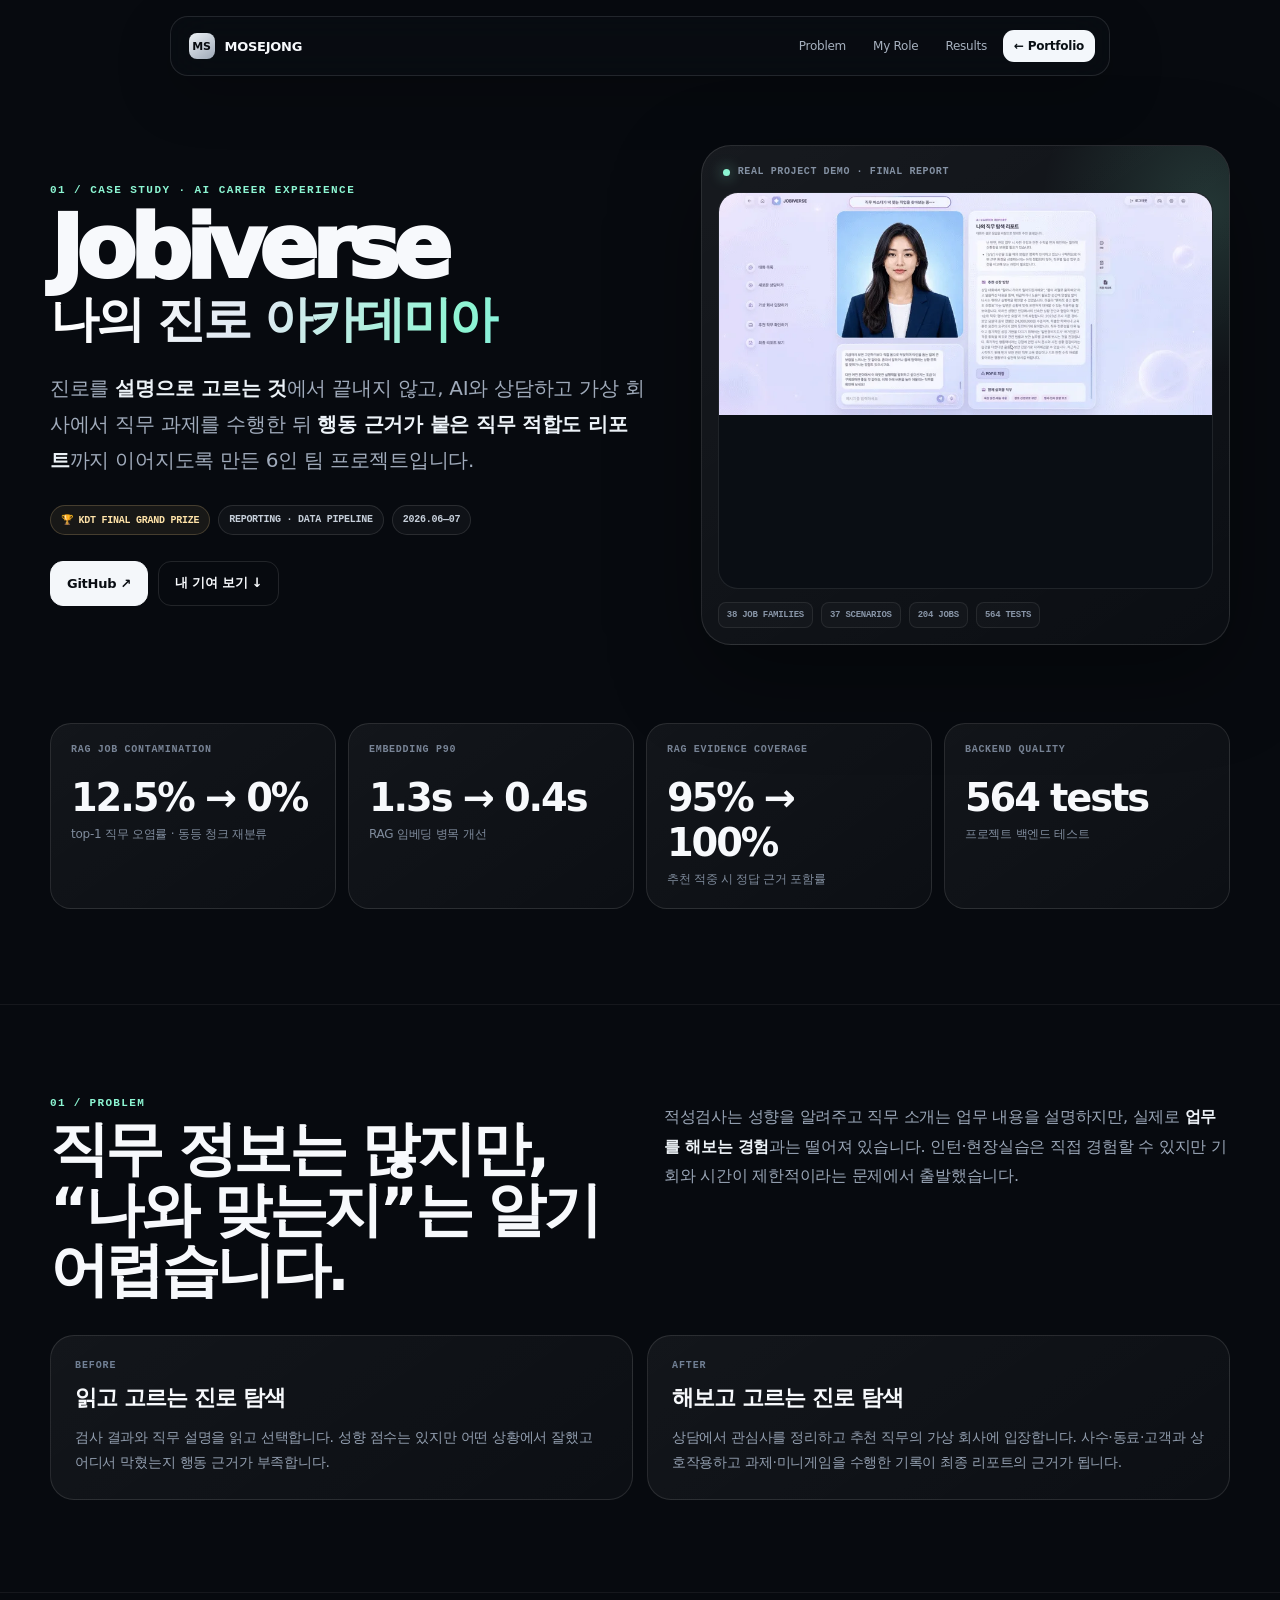
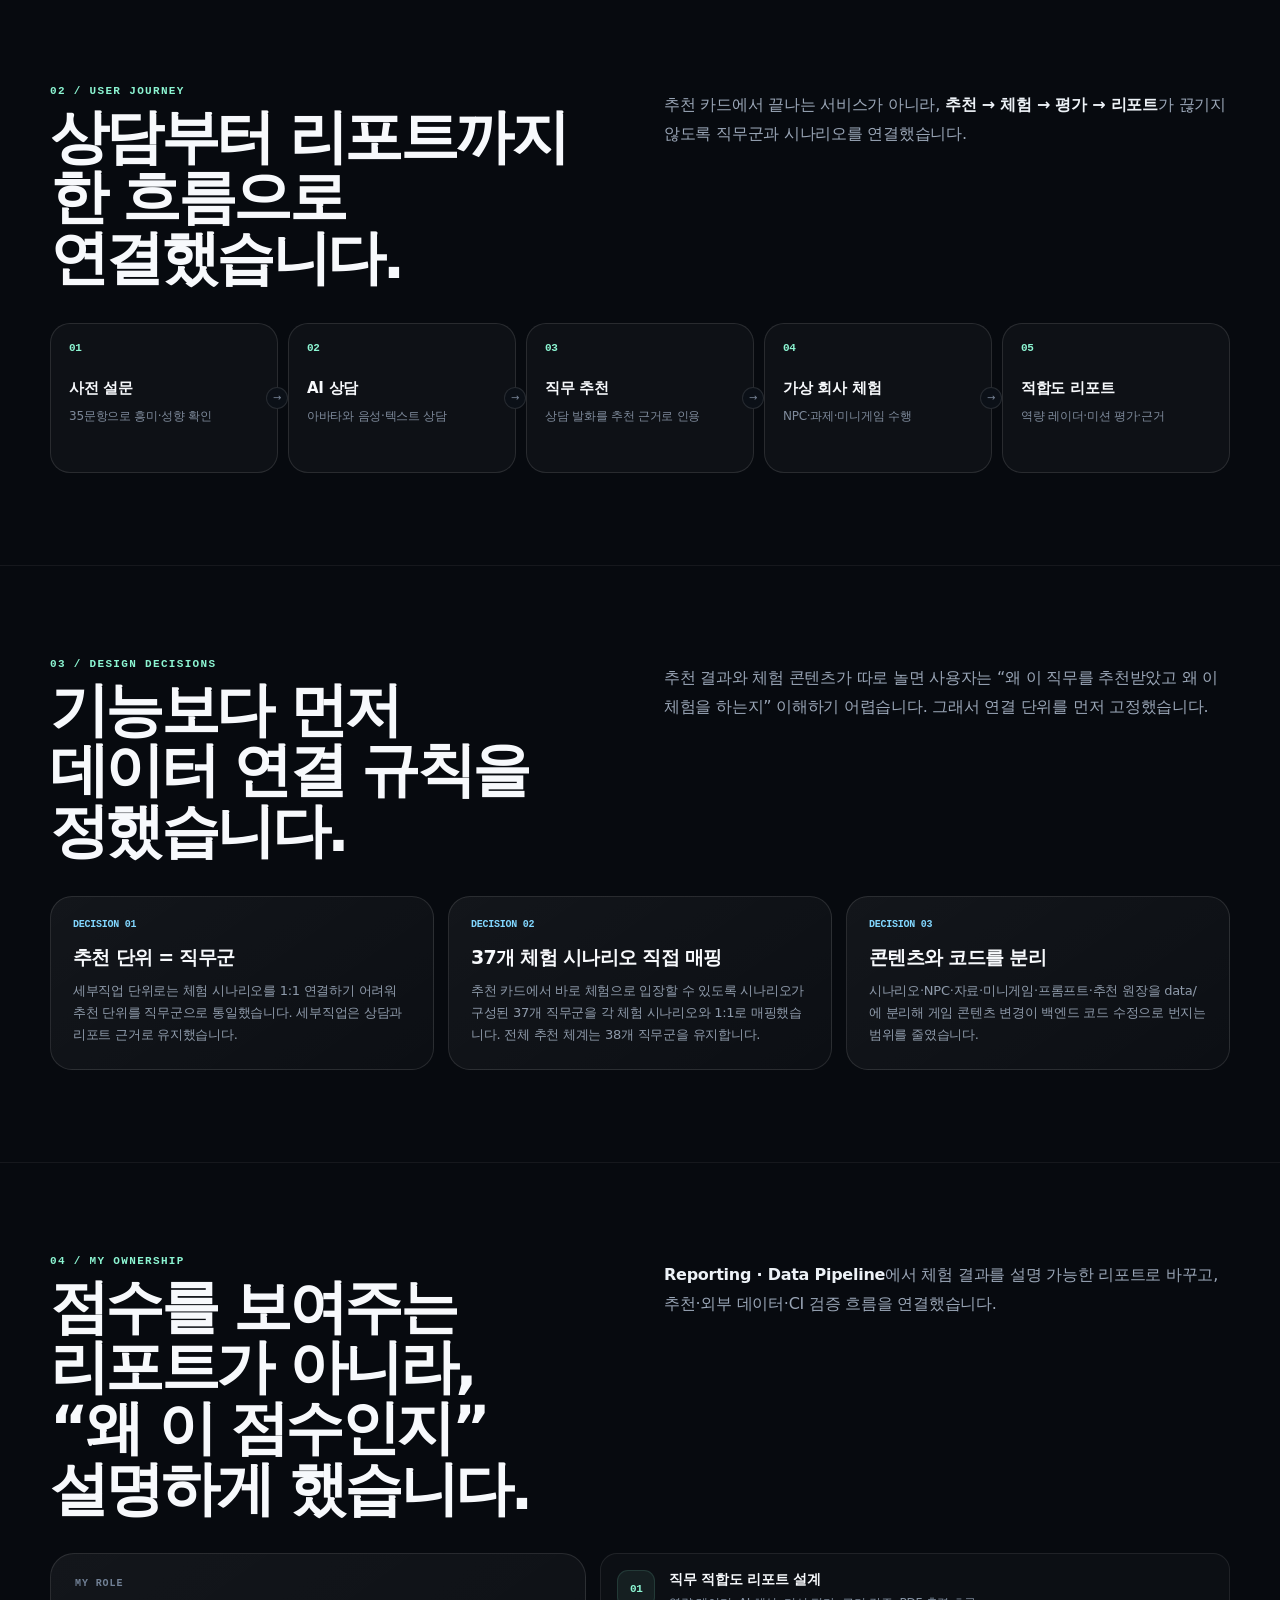
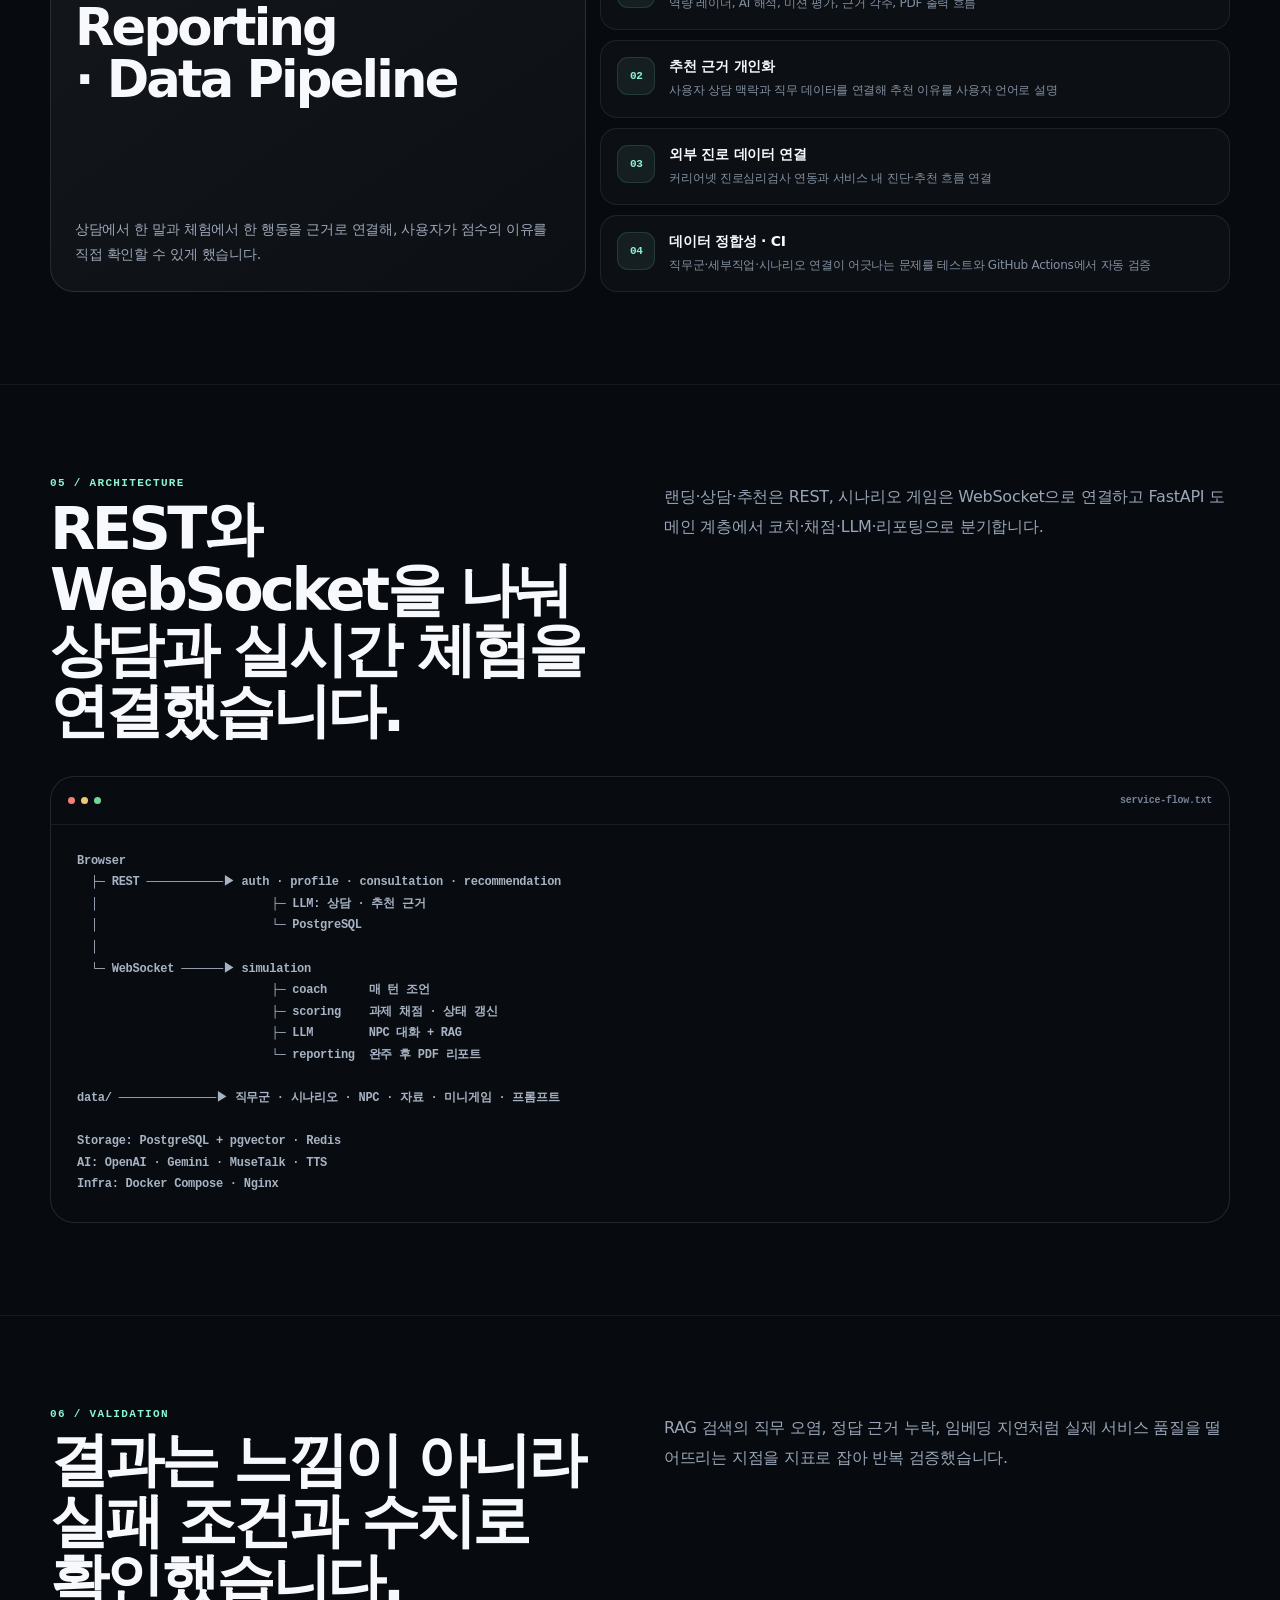
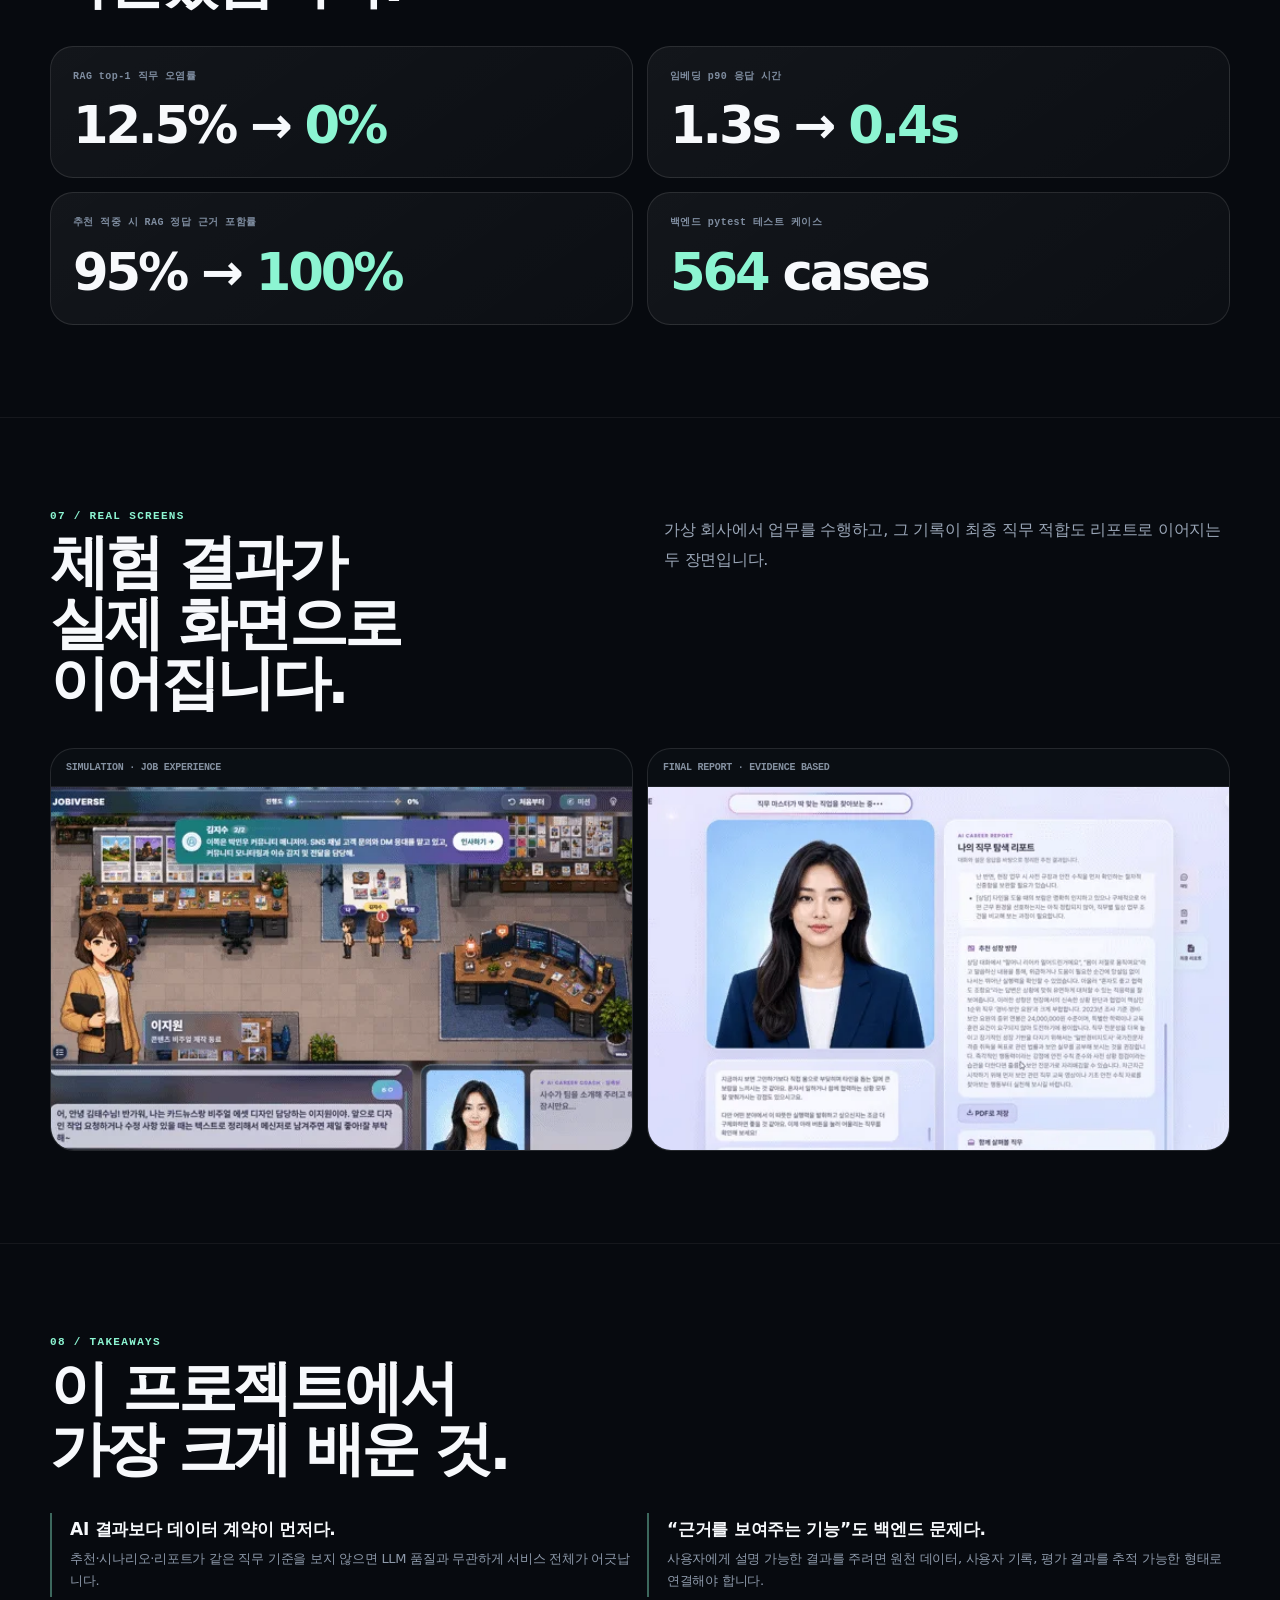
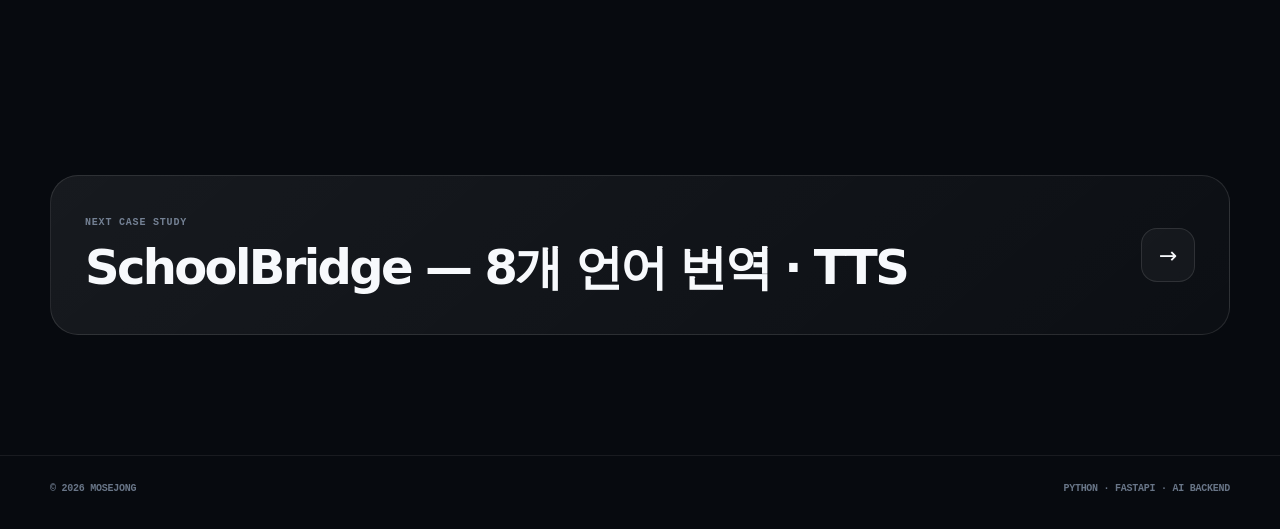
<file: projects/jobiverse.html>
<!doctype html><html lang="ko"><head><meta charset="utf-8"><meta name="viewport" content="width=device-width,initial-scale=1,viewport-fit=cover"><meta name="theme-color" content="#070a0f"><meta name="description" content="AI 상담 → 가상 직무 체험 → 근거 기반 리포트로 이어지는 Jobiverse. Reporting · Data Pipeline 중심 Case Study."><meta property="og:title" content="Jobiverse Case Study | 모세종"><meta property="og:description" content="AI 상담 → 가상 직무 체험 → 근거 기반 리포트로 이어지는 Jobiverse. Reporting · Data Pipeline 중심 Case Study."><title>Jobiverse Case Study | 모세종</title><link rel="stylesheet" href="../assets/case-study.css"><!-- SEO_V11_START --><meta name="author" content="모세종"><link rel="canonical" href="https://mosejong.github.io/projects/jobiverse.html"><link rel="icon" href="/assets/favicon.svg" type="image/svg+xml"><meta property="og:type" content="article"><meta property="og:url" content="https://mosejong.github.io/projects/jobiverse.html"><meta property="og:image" content="https://mosejong.github.io/assets/og/jobiverse.png"><meta property="og:image:width" content="1200"><meta property="og:image:height" content="630"><meta property="og:locale" content="ko_KR"><meta name="twitter:card" content="summary_large_image"><meta name="twitter:title" content="Jobiverse Case Study | 모세종"><meta name="twitter:description" content="AI 상담 → 가상 직무 체험 → 근거 기반 리포트로 이어지는 Jobiverse. Reporting · Data Pipeline 중심 Case Study."><meta name="twitter:image" content="https://mosejong.github.io/assets/og/jobiverse.png"><script type="application/ld+json">{"@context":"https://schema.org","@type":"CreativeWork","name":"Jobiverse Case Study","author":{"@type":"Person","name":"모세종","url":"https://mosejong.github.io/"},"url":"https://mosejong.github.io/projects/jobiverse.html","image":"https://mosejong.github.io/assets/og/jobiverse.png","description":"AI 상담 → 가상 직무 체험 → 근거 기반 리포트로 이어지는 Jobiverse. Reporting · Data Pipeline 중심 Case Study."}</script><!-- SEO_V11_END --></head><body><div class="grid"></div><div class="light"></div><nav class="nav"><div class="navin"><a class="brand" href="../index.html"><span class="mark">MS</span><span>MOSEJONG</span></a><div class="navlinks"><a href="#problem">Problem</a><a href="#ownership">My Role</a><a href="#results">Results</a><a class="back" href="../index.html#projects">← Portfolio</a></div></div></nav><main><section class="hero"><div class="wrap hero-grid"><div><div class="eyebrow">01 / CASE STUDY · AI CAREER EXPERIENCE</div><h1>Jobiverse<span>나의 진로 아카데미아</span></h1><p class="lead">진로를 <strong>설명으로 고르는 것</strong>에서 끝내지 않고, AI와 상담하고 가상 회사에서 직무 과제를 수행한 뒤 <strong>행동 근거가 붙은 직무 적합도 리포트</strong>까지 이어지도록 만든 6인 팀 프로젝트입니다.</p><div class="badges"><span class="badge gold">🏆 KDT FINAL GRAND PRIZE</span><span class="badge">REPORTING · DATA PIPELINE</span><span class="badge">2026.06—07</span></div><div class="actions"><a class="btn primary" href="https://github.com/neunglog-sys/job_simulator" target="_blank" rel="noreferrer">GitHub ↗</a><a class="btn" href="#ownership">내 기여 보기 ↓</a></div></div><div class="hero-visual"><div class="visual-label"><i></i>REAL PROJECT DEMO · FINAL REPORT</div><div class="hero-media"><video class="media-video" data-demo-video muted loop playsinline preload="metadata" poster="../assets/projects/jobiverse-final-report-poster.webp" aria-label="Jobiverse 직무 적합도 리포트 실제 시연"><source src="../assets/projects/jobiverse-final-report.mp4" type="video/mp4"></video></div><div class="visual-footer"><span>38 JOB FAMILIES</span><span>37 SCENARIOS</span><span>204 JOBS</span><span>564 TESTS</span></div></div></div></section><div class="wrap stats"><div class="stat"><small>RAG job contamination</small><strong>12.5% → 0%</strong><p>top-1 직무 오염률 · 동등 청크 재분류</p></div><div class="stat"><small>embedding p90</small><strong>1.3s → 0.4s</strong><p>RAG 임베딩 병목 개선</p></div><div class="stat"><small>RAG evidence coverage</small><strong>95% → 100%</strong><p>추천 적중 시 정답 근거 포함률</p></div><div class="stat"><small>backend quality</small><strong>564 tests</strong><p>프로젝트 백엔드 테스트</p></div></div><section class="section" id="problem"><div class="wrap"><div class="section-head"><div><div class="section-no">01 / PROBLEM</div><h2>직무 정보는 많지만,<br>“나와 맞는지”는 알기 어렵습니다.</h2></div><p class="section-intro">적성검사는 성향을 알려주고 직무 소개는 업무 내용을 설명하지만, 실제로 <strong>업무를 해보는 경험</strong>과는 떨어져 있습니다. 인턴·현장실습은 직접 경험할 수 있지만 기회와 시간이 제한적이라는 문제에서 출발했습니다.</p></div><div class="split"><div class="card"><div class="label">BEFORE</div><h3>읽고 고르는 진로 탐색</h3><p>검사 결과와 직무 설명을 읽고 선택합니다. 성향 점수는 있지만 어떤 상황에서 잘했고 어디서 막혔는지 행동 근거가 부족합니다.</p></div><div class="card"><div class="label">AFTER</div><h3>해보고 고르는 진로 탐색</h3><p>상담에서 관심사를 정리하고 추천 직무의 가상 회사에 입장합니다. 사수·동료·고객과 상호작용하고 과제·미니게임을 수행한 기록이 최종 리포트의 근거가 됩니다.</p></div></div></div></section><section class="section"><div class="wrap"><div class="section-head"><div><div class="section-no">02 / USER JOURNEY</div><h2>상담부터 리포트까지<br>한 흐름으로 연결했습니다.</h2></div><p class="section-intro">추천 카드에서 끝나는 서비스가 아니라, <strong>추천 → 체험 → 평가 → 리포트</strong>가 끊기지 않도록 직무군과 시나리오를 연결했습니다.</p></div><div class="flow"><div class="flow-step"><b>01</b><strong>사전 설문</strong><span>35문항으로 흥미·성향 확인</span></div><div class="flow-step"><b>02</b><strong>AI 상담</strong><span>아바타와 음성·텍스트 상담</span></div><div class="flow-step"><b>03</b><strong>직무 추천</strong><span>상담 발화를 추천 근거로 인용</span></div><div class="flow-step"><b>04</b><strong>가상 회사 체험</strong><span>NPC·과제·미니게임 수행</span></div><div class="flow-step"><b>05</b><strong>적합도 리포트</strong><span>역량 레이더·미션 평가·근거</span></div></div></div></section><section class="section"><div class="wrap"><div class="section-head"><div><div class="section-no">03 / DESIGN DECISIONS</div><h2>기능보다 먼저<br>데이터 연결 규칙을 정했습니다.</h2></div><p class="section-intro">추천 결과와 체험 콘텐츠가 따로 놀면 사용자는 “왜 이 직무를 추천받았고 왜 이 체험을 하는지” 이해하기 어렵습니다. 그래서 연결 단위를 먼저 고정했습니다.</p></div><div class="decision-grid"><div class="decision"><div class="num">DECISION 01</div><h3>추천 단위 = 직무군</h3><p>세부직업 단위로는 체험 시나리오를 1:1 연결하기 어려워 추천 단위를 직무군으로 통일했습니다. 세부직업은 상담과 리포트 근거로 유지했습니다.</p></div><div class="decision"><div class="num">DECISION 02</div><h3>37개 체험 시나리오 직접 매핑</h3><p>추천 카드에서 바로 체험으로 입장할 수 있도록 시나리오가 구성된 37개 직무군을 각 체험 시나리오와 1:1로 매핑했습니다. 전체 추천 체계는 38개 직무군을 유지합니다.</p></div><div class="decision"><div class="num">DECISION 03</div><h3>콘텐츠와 코드를 분리</h3><p>시나리오·NPC·자료·미니게임·프롬프트·추천 원장을 data/에 분리해 게임 콘텐츠 변경이 백엔드 코드 수정으로 번지는 범위를 줄였습니다.</p></div></div></div></section><section class="section" id="ownership"><div class="wrap"><div class="section-head"><div><div class="section-no">04 / MY OWNERSHIP</div><h2>점수를 보여주는 리포트가 아니라,<br>“왜 이 점수인지” 설명하게 했습니다.</h2></div><p class="section-intro"><strong>Reporting · Data Pipeline</strong>에서 체험 결과를 설명 가능한 리포트로 바꾸고, 추천·외부 데이터·CI 검증 흐름을 연결했습니다.</p></div><div class="ownership"><div class="card owned-big"><div><div class="label">MY ROLE</div><h3>Reporting<br>· Data Pipeline</h3></div><p class="quote">상담에서 한 말과 체험에서 한 행동을 근거로 연결해, 사용자가 점수의 이유를 직접 확인할 수 있게 했습니다.</p></div><div class="owned-list"><div class="owned-item"><i>01</i><div><strong>직무 적합도 리포트 설계</strong><span>역량 레이더, AI 해석, 미션 평가, 근거 각주, PDF 출력 흐름</span></div></div><div class="owned-item"><i>02</i><div><strong>추천 근거 개인화</strong><span>사용자 상담 맥락과 직무 데이터를 연결해 추천 이유를 사용자 언어로 설명</span></div></div><div class="owned-item"><i>03</i><div><strong>외부 진로 데이터 연결</strong><span>커리어넷 진로심리검사 연동과 서비스 내 진단·추천 흐름 연결</span></div></div><div class="owned-item"><i>04</i><div><strong>데이터 정합성 · CI</strong><span>직무군·세부직업·시나리오 연결이 어긋나는 문제를 테스트와 GitHub Actions에서 자동 검증</span></div></div></div></div></div></section><section class="section"><div class="wrap"><div class="section-head"><div><div class="section-no">05 / ARCHITECTURE</div><h2>REST와 WebSocket을 나눠<br>상담과 실시간 체험을 연결했습니다.</h2></div><p class="section-intro">랜딩·상담·추천은 REST, 시나리오 게임은 WebSocket으로 연결하고 FastAPI 도메인 계층에서 코치·채점·LLM·리포팅으로 분기합니다.</p></div><div class="architecture"><div class="arch-bar"><span class="dots"><i></i><i></i><i></i></span><span>service-flow.txt</span></div><pre>Browser
  ├─ REST ───────────▶ auth · profile · consultation · recommendation
  │                         ├─ LLM: 상담 · 추천 근거
  │                         └─ PostgreSQL
  │
  └─ WebSocket ──────▶ simulation
                            ├─ coach      매 턴 조언
                            ├─ scoring    과제 채점 · 상태 갱신
                            ├─ LLM        NPC 대화 + RAG
                            └─ reporting  완주 후 PDF 리포트

data/ ──────────────▶ 직무군 · 시나리오 · NPC · 자료 · 미니게임 · 프롬프트

Storage: PostgreSQL + pgvector · Redis
AI: OpenAI · Gemini · MuseTalk · TTS
Infra: Docker Compose · Nginx</pre></div></div></section><section class="section" id="results"><div class="wrap"><div class="section-head"><div><div class="section-no">06 / VALIDATION</div><h2>결과는 느낌이 아니라<br>실패 조건과 수치로 확인했습니다.</h2></div><p class="section-intro">RAG 검색의 직무 오염, 정답 근거 누락, 임베딩 지연처럼 실제 서비스 품질을 떨어뜨리는 지점을 지표로 잡아 반복 검증했습니다.</p></div><div class="results"><div class="result"><strong>12.5% → <em>0%</em></strong><span>RAG top-1 직무 오염률</span></div><div class="result"><strong>1.3s → <em>0.4s</em></strong><span>임베딩 p90 응답 시간</span></div><div class="result"><strong>95% → <em>100%</em></strong><span>추천 적중 시 RAG 정답 근거 포함률</span></div><div class="result"><strong><em>564</em> cases</strong><span>백엔드 pytest 테스트 케이스</span></div></div></div></section><section class="section"><div class="wrap"><div class="section-head"><div><div class="section-no">07 / REAL SCREENS</div><h2>체험 결과가<br>실제 화면으로 이어집니다.</h2></div><p class="section-intro">가상 회사에서 업무를 수행하고, 그 기록이 최종 직무 적합도 리포트로 이어지는 두 장면입니다.</p></div><div class="gallery"><div class="shot"><div class="cap">SIMULATION · JOB EXPERIENCE</div><video class="media-video" data-demo-video muted loop playsinline preload="metadata" poster="../assets/projects/jobiverse-simulation-poster.webp" aria-label="Jobiverse 가상 직무 체험"><source src="../assets/projects/jobiverse-simulation.mp4" type="video/mp4"></video></div><div class="shot"><div class="cap">FINAL REPORT · EVIDENCE BASED</div><video class="media-video" data-demo-video muted loop playsinline preload="metadata" poster="../assets/projects/jobiverse-final-report-poster.webp" aria-label="Jobiverse 최종 리포트"><source src="../assets/projects/jobiverse-final-report.mp4" type="video/mp4"></video></div></div></div></section><section class="section"><div class="wrap"><div class="section-head"><div><div class="section-no">08 / TAKEAWAYS</div><h2>이 프로젝트에서<br>가장 크게 배운 것.</h2></div></div><div class="lessons"><div class="lesson"><strong>AI 결과보다 데이터 계약이 먼저다.</strong><p>추천·시나리오·리포트가 같은 직무 기준을 보지 않으면 LLM 품질과 무관하게 서비스 전체가 어긋납니다.</p></div><div class="lesson"><strong>“근거를 보여주는 기능”도 백엔드 문제다.</strong><p>사용자에게 설명 가능한 결과를 주려면 원천 데이터, 사용자 기록, 평가 결과를 추적 가능한 형태로 연결해야 합니다.</p></div></div></div></section><section class="next"><div class="wrap"><a class="nextbox" href="schoolbridge.html"><div><small>NEXT CASE STUDY</small><h3>SchoolBridge — 8개 언어 번역 · TTS</h3></div><span class="next-arrow">→</span></a></div></section></main><footer><div class="wrap footerin"><span>© 2026 MOSEJONG</span><span>PYTHON · FASTAPI · AI BACKEND</span></div></footer><script>window.addEventListener('pointermove',e=>{document.documentElement.style.setProperty('--mx',e.clientX+'px');document.documentElement.style.setProperty('--my',e.clientY+'px')},{passive:true});</script><!-- PERF_V12_VIDEO --><script>(()=>{const q=window.matchMedia('(prefers-reduced-motion: reduce)');const v=[...document.querySelectorAll('video[data-demo-video]')];if(!v.length)return;const stop=()=>v.forEach(x=>{x.pause();try{x.currentTime=0}catch(_){}});if(q.matches){stop();return}if(!('IntersectionObserver'in window)){v.forEach(x=>x.play().catch(()=>{}));return}const o=new IntersectionObserver(e=>e.forEach(({target:t,isIntersecting:i})=>{if(i)t.play().catch(()=>{});else t.pause()}),{rootMargin:'150px 0px',threshold:.05});v.forEach(x=>o.observe(x));q.addEventListener?.('change',e=>{if(e.matches){o.disconnect();stop()}})})();</script></body></html>
</file>
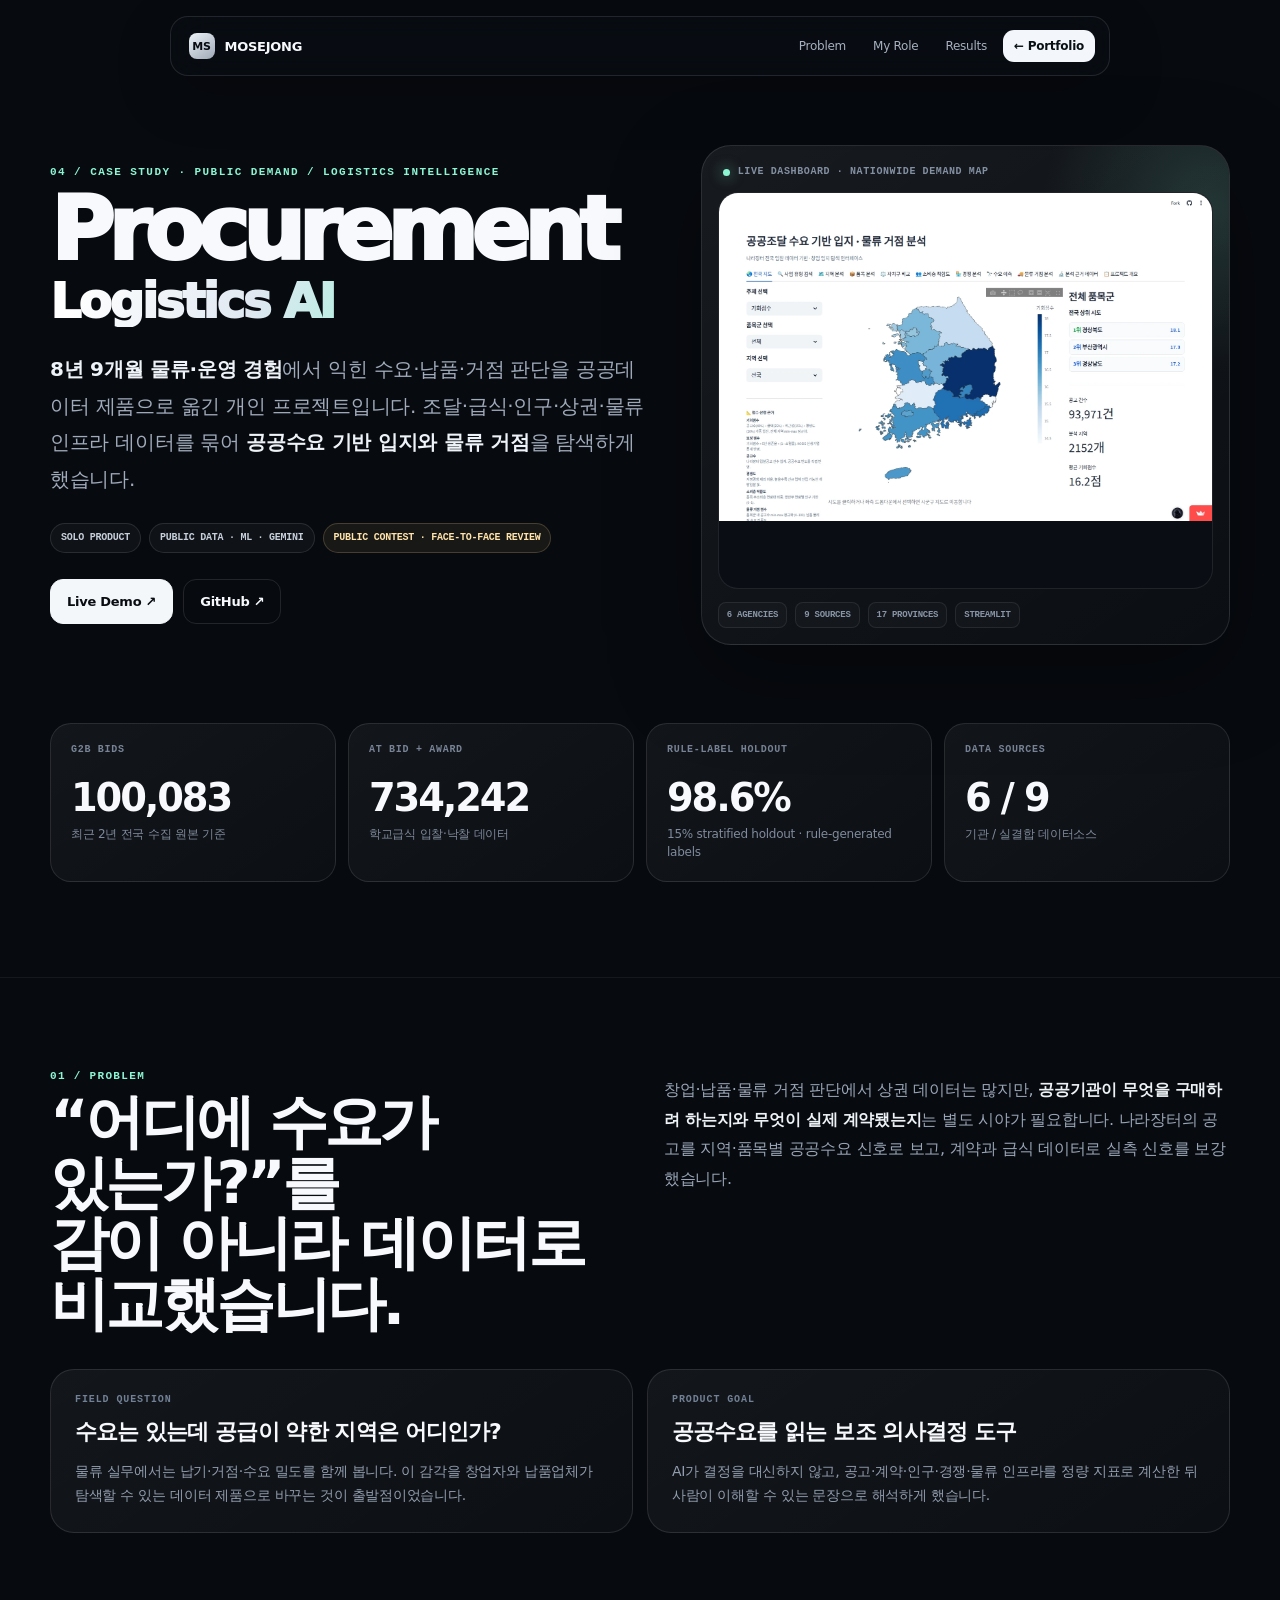
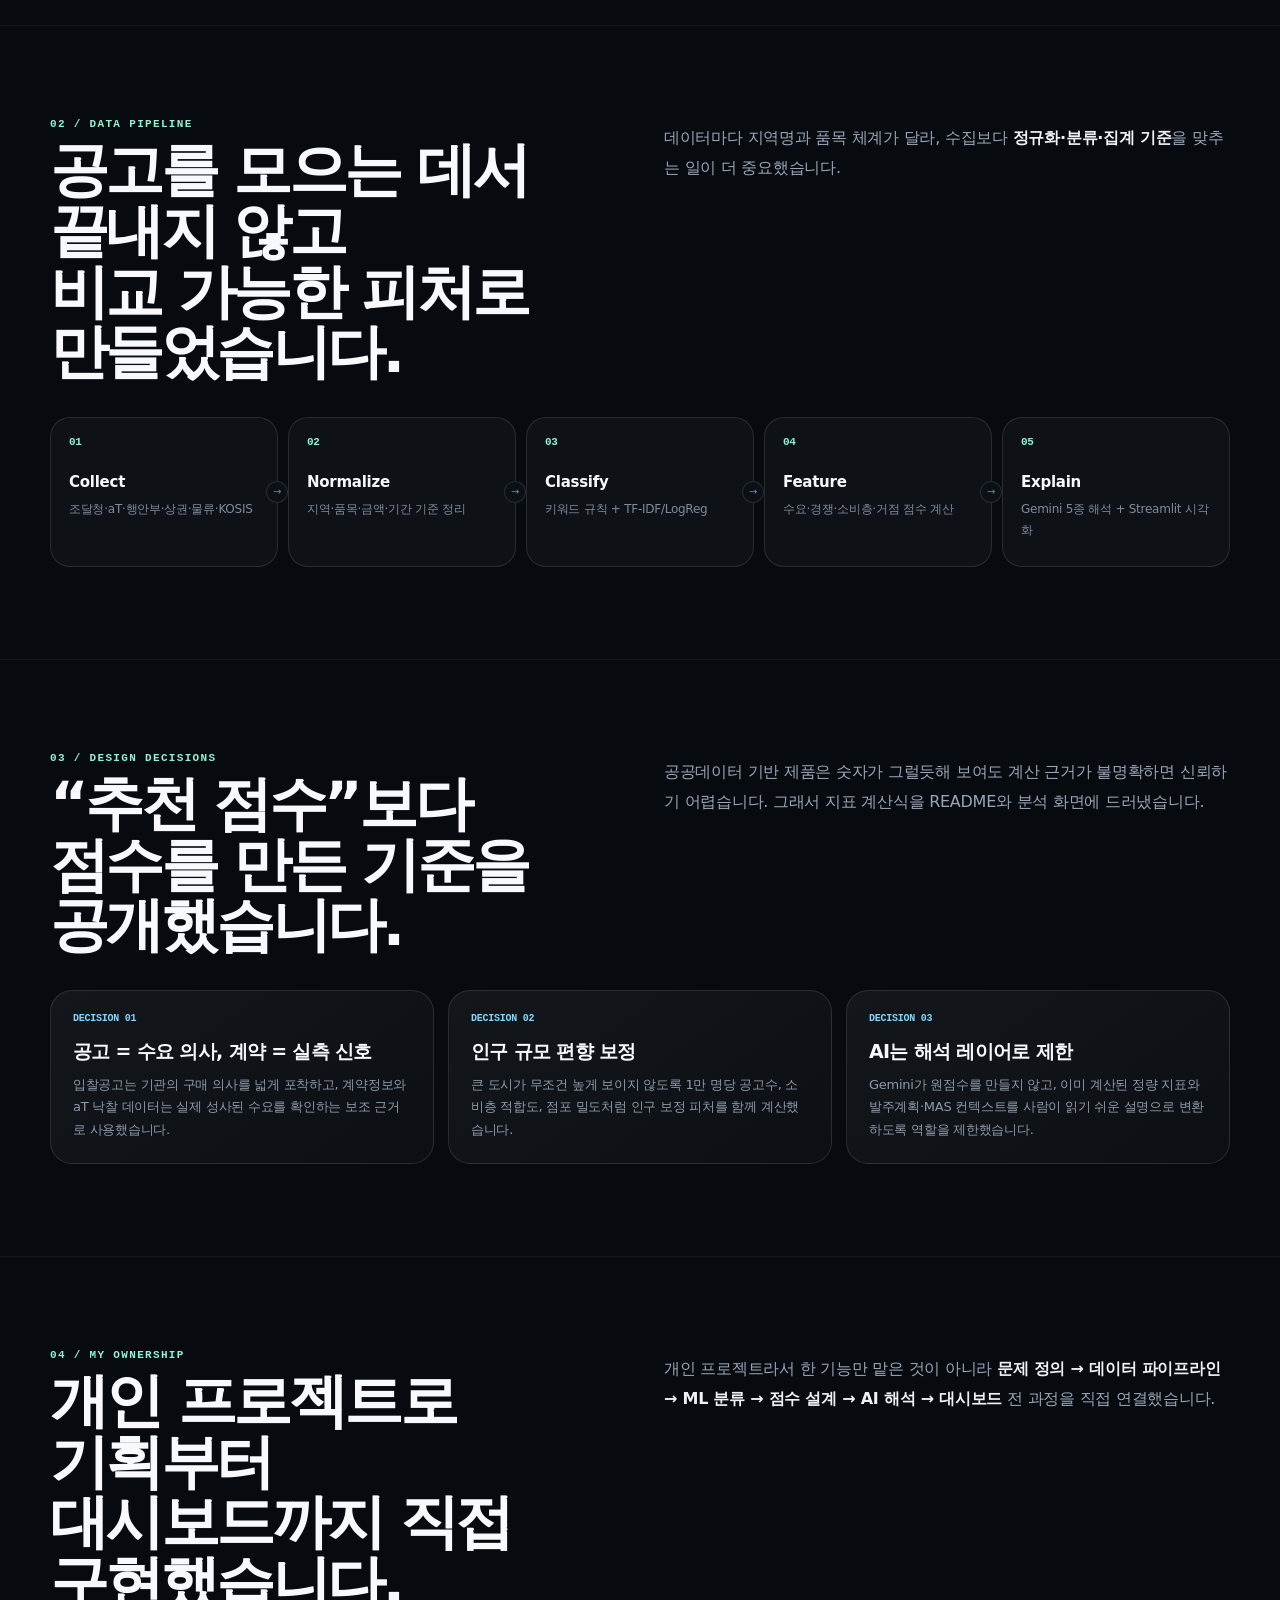
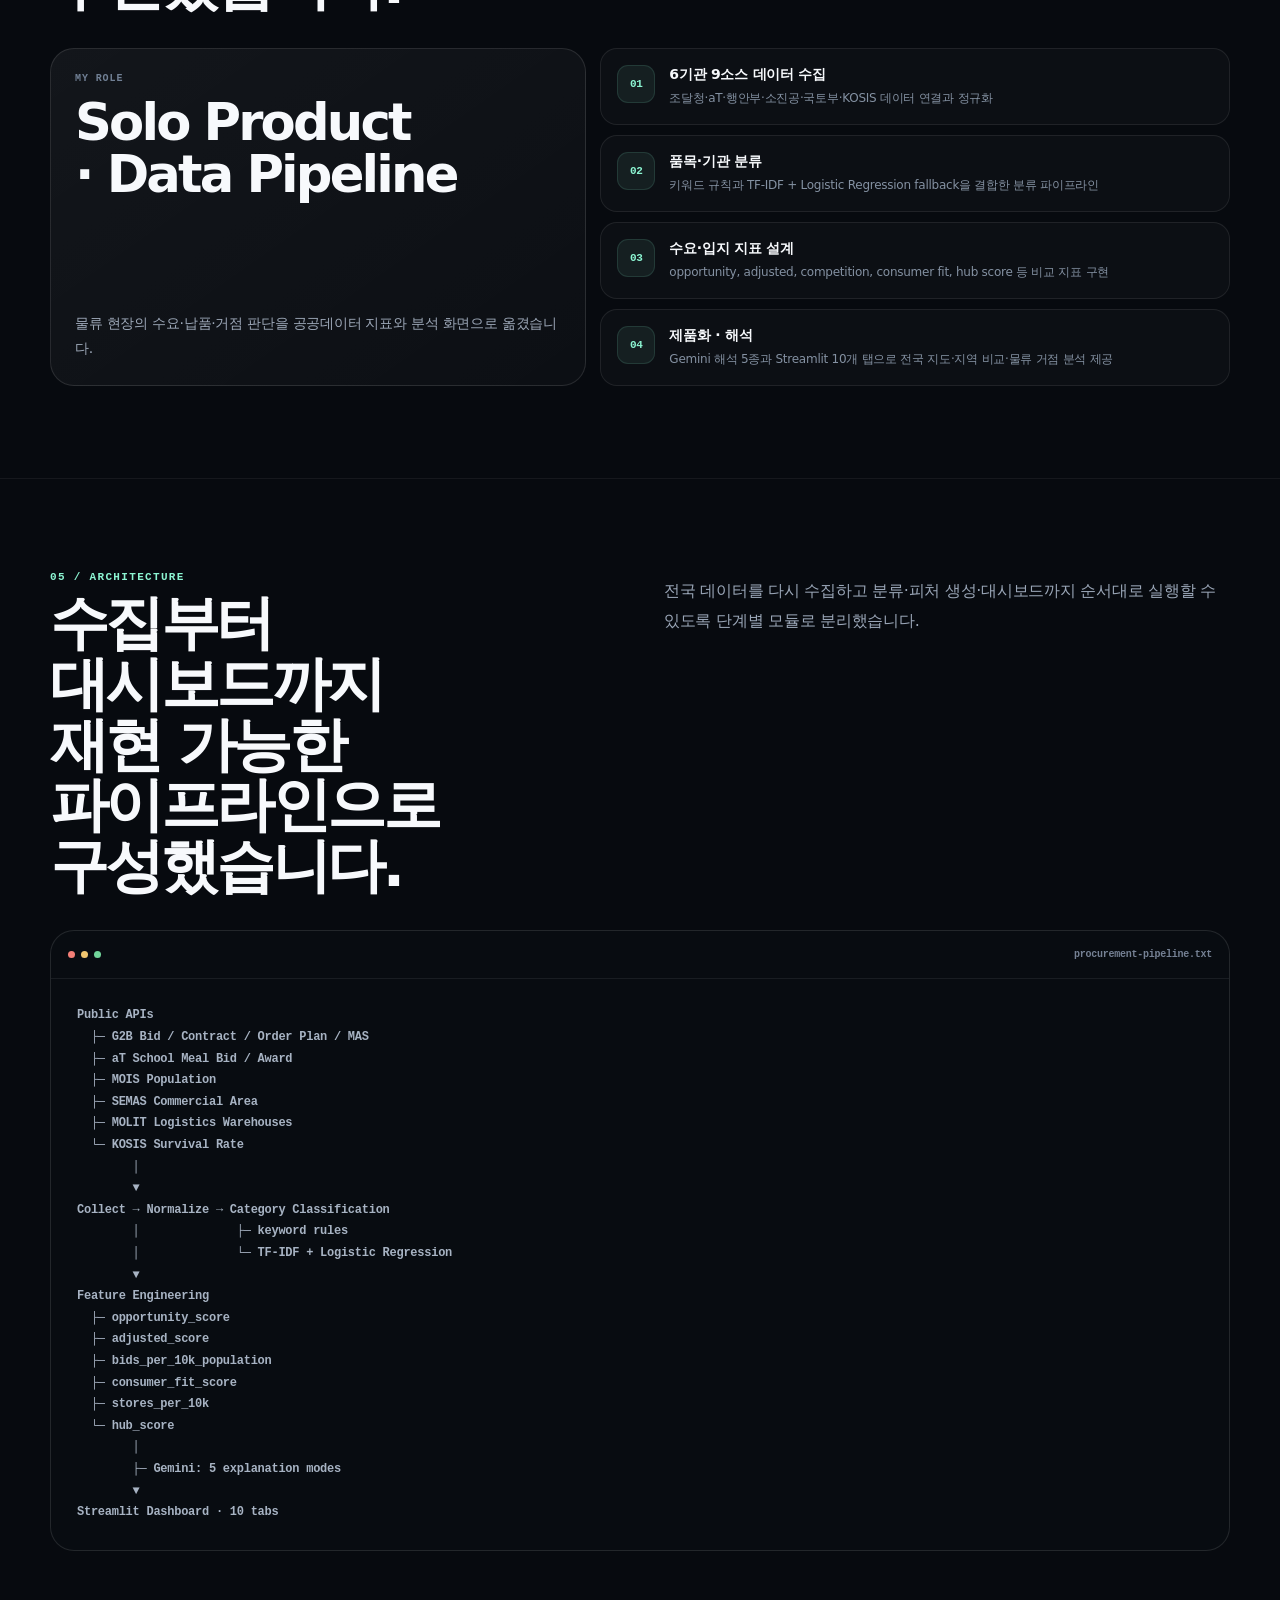
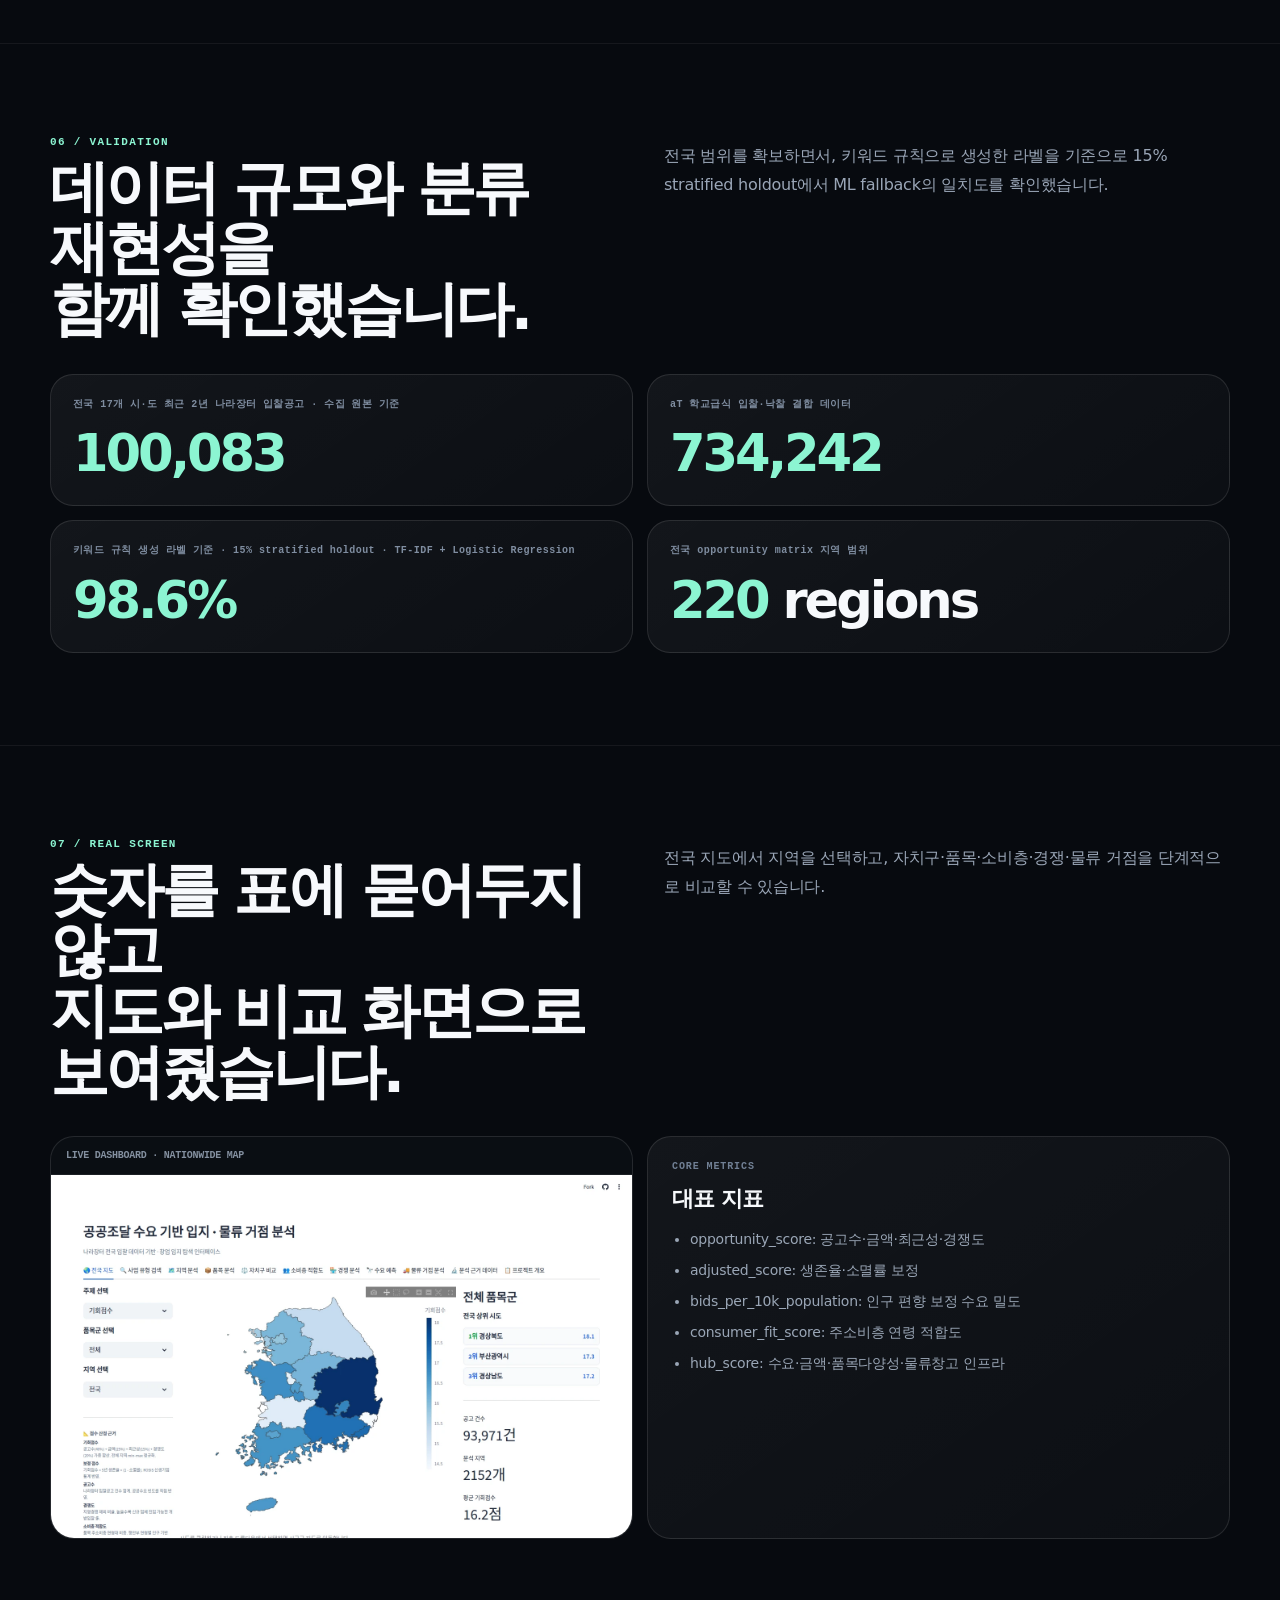
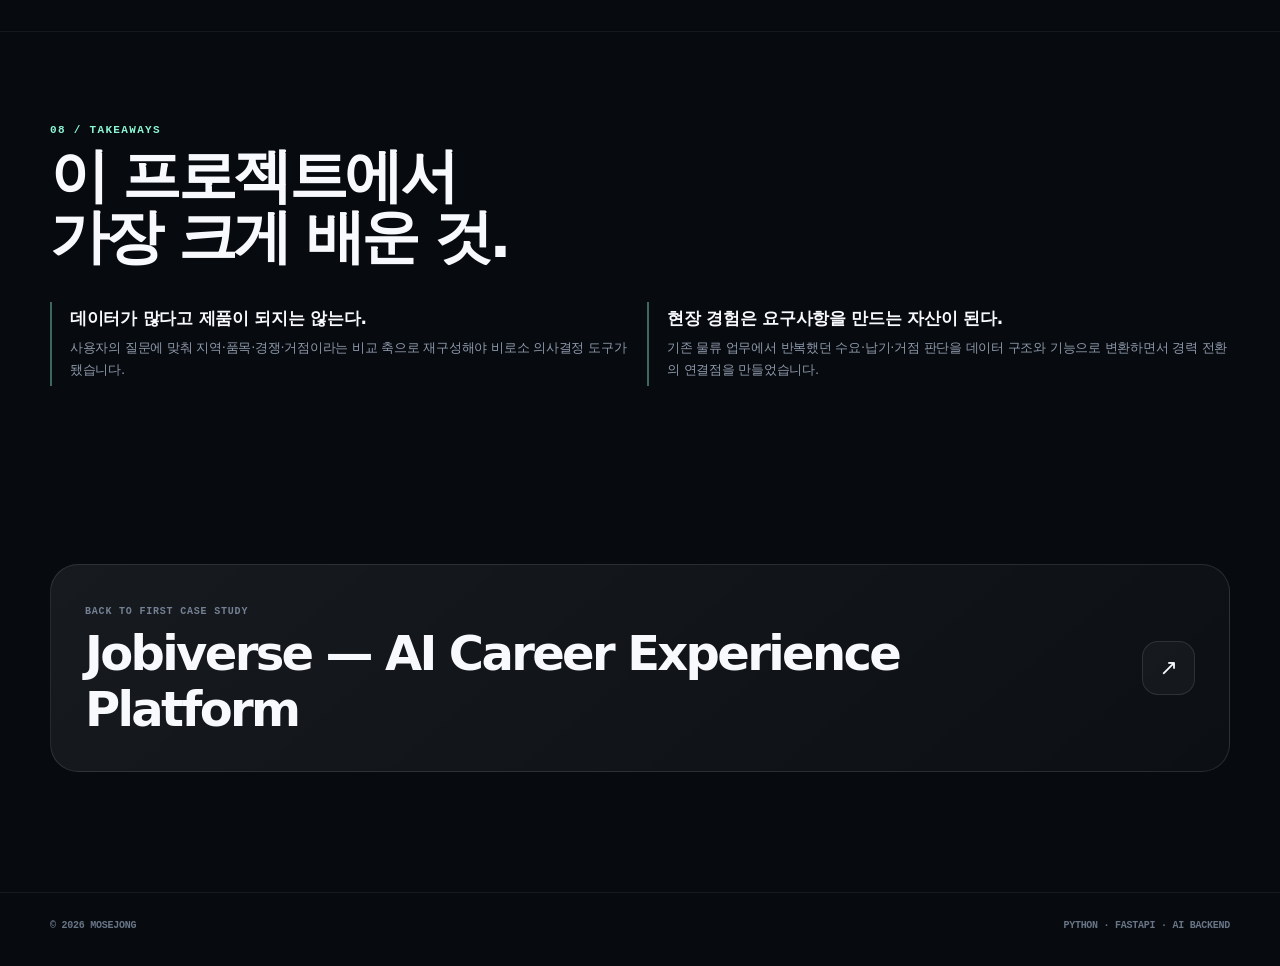
<file: projects/procurement-logistics-ai.html>
<!doctype html><html lang="ko"><head><meta charset="utf-8"><meta name="viewport" content="width=device-width,initial-scale=1,viewport-fit=cover"><meta name="theme-color" content="#070a0f"><meta name="description" content="공공조달 수요 데이터를 창업 입지·물류 거점 판단 제품으로 만든 개인 데이터·AI 프로젝트 Case Study."><meta property="og:title" content="Procurement Logistics AI Case Study | 모세종"><meta property="og:description" content="공공조달 수요 데이터를 창업 입지·물류 거점 판단 제품으로 만든 개인 데이터·AI 프로젝트 Case Study."><title>Procurement Logistics AI Case Study | 모세종</title><link rel="stylesheet" href="../assets/case-study.css"><!-- SEO_V11_START --><meta name="author" content="모세종"><link rel="canonical" href="https://mosejong.github.io/projects/procurement-logistics-ai.html"><link rel="icon" href="/assets/favicon.svg" type="image/svg+xml"><meta property="og:type" content="article"><meta property="og:url" content="https://mosejong.github.io/projects/procurement-logistics-ai.html"><meta property="og:image" content="https://mosejong.github.io/assets/og/procurement-logistics-ai.png"><meta property="og:image:width" content="1200"><meta property="og:image:height" content="630"><meta property="og:locale" content="ko_KR"><meta name="twitter:card" content="summary_large_image"><meta name="twitter:title" content="Procurement Logistics AI Case Study | 모세종"><meta name="twitter:description" content="공공조달 수요 데이터를 창업 입지·물류 거점 판단 제품으로 만든 개인 데이터·AI 프로젝트 Case Study."><meta name="twitter:image" content="https://mosejong.github.io/assets/og/procurement-logistics-ai.png"><script type="application/ld+json">{"@context":"https://schema.org","@type":"CreativeWork","name":"Procurement Logistics AI Case Study","author":{"@type":"Person","name":"모세종","url":"https://mosejong.github.io/"},"url":"https://mosejong.github.io/projects/procurement-logistics-ai.html","image":"https://mosejong.github.io/assets/og/procurement-logistics-ai.png","description":"공공조달 수요 데이터를 창업 입지·물류 거점 판단 제품으로 만든 개인 데이터·AI 프로젝트 Case Study."}</script><!-- SEO_V11_END --></head><body><div class="grid"></div><div class="light"></div><nav class="nav"><div class="navin"><a class="brand" href="../index.html"><span class="mark">MS</span><span>MOSEJONG</span></a><div class="navlinks"><a href="#problem">Problem</a><a href="#ownership">My Role</a><a href="#results">Results</a><a class="back" href="../index.html#projects">← Portfolio</a></div></div></nav><main><section class="hero"><div class="wrap hero-grid"><div><div class="eyebrow">04 / CASE STUDY · PUBLIC DEMAND / LOGISTICS INTELLIGENCE</div><h1>Procurement<span>Logistics AI</span></h1><p class="lead"><strong>8년 9개월 물류·운영 경험</strong>에서 익힌 수요·납품·거점 판단을 공공데이터 제품으로 옮긴 개인 프로젝트입니다. 조달·급식·인구·상권·물류 인프라 데이터를 묶어 <strong>공공수요 기반 입지와 물류 거점</strong>을 탐색하게 했습니다.</p><div class="badges"><span class="badge">SOLO PRODUCT</span><span class="badge">PUBLIC DATA · ML · GEMINI</span><span class="badge gold">PUBLIC CONTEST · FACE-TO-FACE REVIEW</span></div><div class="actions"><a class="btn primary" href="https://procurement-logistics-ai-5qian47widxpcuqefpjipy.streamlit.app" target="_blank" rel="noreferrer">Live Demo ↗</a><a class="btn" href="https://github.com/mosejong/procurement-logistics-ai" target="_blank" rel="noreferrer">GitHub ↗</a></div></div><div class="hero-visual"><div class="visual-label"><i></i>LIVE DASHBOARD · NATIONWIDE DEMAND MAP</div><div class="hero-media"><img src="../assets/projects/procurement-home.webp" alt="공공조달 수요 기반 입지 물류 분석 대시보드" decoding="async" fetchpriority="high"></div><div class="visual-footer"><span>6 AGENCIES</span><span>9 SOURCES</span><span>17 PROVINCES</span><span>STREAMLIT</span></div></div></div></section><div class="wrap stats"><div class="stat"><small>g2b bids</small><strong>100,083</strong><p>최근 2년 전국 수집 원본 기준</p></div><div class="stat"><small>aT bid + award</small><strong>734,242</strong><p>학교급식 입찰·낙찰 데이터</p></div><div class="stat"><small>rule-label holdout</small><strong>98.6%</strong><p>15% stratified holdout · rule-generated labels</p></div><div class="stat"><small>data sources</small><strong>6 / 9</strong><p>기관 / 실결합 데이터소스</p></div></div><section class="section" id="problem"><div class="wrap"><div class="section-head"><div><div class="section-no">01 / PROBLEM</div><h2>“어디에 수요가 있는가?”를<br>감이 아니라 데이터로 비교했습니다.</h2></div><p class="section-intro">창업·납품·물류 거점 판단에서 상권 데이터는 많지만, <strong>공공기관이 무엇을 구매하려 하는지와 무엇이 실제 계약됐는지</strong>는 별도 시야가 필요합니다. 나라장터의 공고를 지역·품목별 공공수요 신호로 보고, 계약과 급식 데이터로 실측 신호를 보강했습니다.</p></div><div class="split"><div class="card"><div class="label">FIELD QUESTION</div><h3>수요는 있는데 공급이 약한 지역은 어디인가?</h3><p>물류 실무에서는 납기·거점·수요 밀도를 함께 봅니다. 이 감각을 창업자와 납품업체가 탐색할 수 있는 데이터 제품으로 바꾸는 것이 출발점이었습니다.</p></div><div class="card"><div class="label">PRODUCT GOAL</div><h3>공공수요를 읽는 보조 의사결정 도구</h3><p>AI가 결정을 대신하지 않고, 공고·계약·인구·경쟁·물류 인프라를 정량 지표로 계산한 뒤 사람이 이해할 수 있는 문장으로 해석하게 했습니다.</p></div></div></div></section><section class="section"><div class="wrap"><div class="section-head"><div><div class="section-no">02 / DATA PIPELINE</div><h2>공고를 모으는 데서 끝내지 않고<br>비교 가능한 피처로 만들었습니다.</h2></div><p class="section-intro">데이터마다 지역명과 품목 체계가 달라, 수집보다 <strong>정규화·분류·집계 기준</strong>을 맞추는 일이 더 중요했습니다.</p></div><div class="flow"><div class="flow-step"><b>01</b><strong>Collect</strong><span>조달청·aT·행안부·상권·물류·KOSIS</span></div><div class="flow-step"><b>02</b><strong>Normalize</strong><span>지역·품목·금액·기간 기준 정리</span></div><div class="flow-step"><b>03</b><strong>Classify</strong><span>키워드 규칙 + TF-IDF/LogReg</span></div><div class="flow-step"><b>04</b><strong>Feature</strong><span>수요·경쟁·소비층·거점 점수 계산</span></div><div class="flow-step"><b>05</b><strong>Explain</strong><span>Gemini 5종 해석 + Streamlit 시각화</span></div></div></div></section><section class="section"><div class="wrap"><div class="section-head"><div><div class="section-no">03 / DESIGN DECISIONS</div><h2>“추천 점수”보다<br>점수를 만든 기준을 공개했습니다.</h2></div><p class="section-intro">공공데이터 기반 제품은 숫자가 그럴듯해 보여도 계산 근거가 불명확하면 신뢰하기 어렵습니다. 그래서 지표 계산식을 README와 분석 화면에 드러냈습니다.</p></div><div class="decision-grid"><div class="decision"><div class="num">DECISION 01</div><h3>공고 = 수요 의사, 계약 = 실측 신호</h3><p>입찰공고는 기관의 구매 의사를 넓게 포착하고, 계약정보와 aT 낙찰 데이터는 실제 성사된 수요를 확인하는 보조 근거로 사용했습니다.</p></div><div class="decision"><div class="num">DECISION 02</div><h3>인구 규모 편향 보정</h3><p>큰 도시가 무조건 높게 보이지 않도록 1만 명당 공고수, 소비층 적합도, 점포 밀도처럼 인구 보정 피처를 함께 계산했습니다.</p></div><div class="decision"><div class="num">DECISION 03</div><h3>AI는 해석 레이어로 제한</h3><p>Gemini가 원점수를 만들지 않고, 이미 계산된 정량 지표와 발주계획·MAS 컨텍스트를 사람이 읽기 쉬운 설명으로 변환하도록 역할을 제한했습니다.</p></div></div></div></section><section class="section" id="ownership"><div class="wrap"><div class="section-head"><div><div class="section-no">04 / MY OWNERSHIP</div><h2>개인 프로젝트로<br>기획부터 대시보드까지 직접 구현했습니다.</h2></div><p class="section-intro">개인 프로젝트라서 한 기능만 맡은 것이 아니라 <strong>문제 정의 → 데이터 파이프라인 → ML 분류 → 점수 설계 → AI 해석 → 대시보드</strong> 전 과정을 직접 연결했습니다.</p></div><div class="ownership"><div class="card owned-big"><div><div class="label">MY ROLE</div><h3>Solo Product<br>· Data Pipeline</h3></div><p class="quote">물류 현장의 수요·납품·거점 판단을 공공데이터 지표와 분석 화면으로 옮겼습니다.</p></div><div class="owned-list"><div class="owned-item"><i>01</i><div><strong>6기관 9소스 데이터 수집</strong><span>조달청·aT·행안부·소진공·국토부·KOSIS 데이터 연결과 정규화</span></div></div><div class="owned-item"><i>02</i><div><strong>품목·기관 분류</strong><span>키워드 규칙과 TF-IDF + Logistic Regression fallback을 결합한 분류 파이프라인</span></div></div><div class="owned-item"><i>03</i><div><strong>수요·입지 지표 설계</strong><span>opportunity, adjusted, competition, consumer fit, hub score 등 비교 지표 구현</span></div></div><div class="owned-item"><i>04</i><div><strong>제품화 · 해석</strong><span>Gemini 해석 5종과 Streamlit 10개 탭으로 전국 지도·지역 비교·물류 거점 분석 제공</span></div></div></div></div></div></section><section class="section"><div class="wrap"><div class="section-head"><div><div class="section-no">05 / ARCHITECTURE</div><h2>수집부터 대시보드까지<br>재현 가능한 파이프라인으로 구성했습니다.</h2></div><p class="section-intro">전국 데이터를 다시 수집하고 분류·피처 생성·대시보드까지 순서대로 실행할 수 있도록 단계별 모듈로 분리했습니다.</p></div><div class="architecture"><div class="arch-bar"><span class="dots"><i></i><i></i><i></i></span><span>procurement-pipeline.txt</span></div><pre>Public APIs
  ├─ G2B Bid / Contract / Order Plan / MAS
  ├─ aT School Meal Bid / Award
  ├─ MOIS Population
  ├─ SEMAS Commercial Area
  ├─ MOLIT Logistics Warehouses
  └─ KOSIS Survival Rate
        │
        ▼
Collect → Normalize → Category Classification
        │              ├─ keyword rules
        │              └─ TF-IDF + Logistic Regression
        ▼
Feature Engineering
  ├─ opportunity_score
  ├─ adjusted_score
  ├─ bids_per_10k_population
  ├─ consumer_fit_score
  ├─ stores_per_10k
  └─ hub_score
        │
        ├─ Gemini: 5 explanation modes
        ▼
Streamlit Dashboard · 10 tabs</pre></div></div></section><section class="section" id="results"><div class="wrap"><div class="section-head"><div><div class="section-no">06 / VALIDATION</div><h2>데이터 규모와 분류 재현성을<br>함께 확인했습니다.</h2></div><p class="section-intro">전국 범위를 확보하면서, 키워드 규칙으로 생성한 라벨을 기준으로 15% stratified holdout에서 ML fallback의 일치도를 확인했습니다.</p></div><div class="results"><div class="result"><strong><em>100,083</em></strong><span>전국 17개 시·도 최근 2년 나라장터 입찰공고 · 수집 원본 기준</span></div><div class="result"><strong><em>734,242</em></strong><span>aT 학교급식 입찰·낙찰 결합 데이터</span></div><div class="result"><strong><em>98.6%</em></strong><span>키워드 규칙 생성 라벨 기준 · 15% stratified holdout · TF-IDF + Logistic Regression</span></div><div class="result"><strong><em>220</em> regions</strong><span>전국 opportunity matrix 지역 범위</span></div></div></div></section><section class="section"><div class="wrap"><div class="section-head"><div><div class="section-no">07 / REAL SCREEN</div><h2>숫자를 표에 묻어두지 않고<br>지도와 비교 화면으로 보여줬습니다.</h2></div><p class="section-intro">전국 지도에서 지역을 선택하고, 자치구·품목·소비층·경쟁·물류 거점을 단계적으로 비교할 수 있습니다.</p></div><div class="gallery"><div class="shot"><div class="cap">LIVE DASHBOARD · NATIONWIDE MAP</div><img src="../assets/projects/procurement-home.webp" alt="공공조달 물류 AI 실제 대시보드" loading="lazy" decoding="async"></div><div class="card"><div class="label">CORE METRICS</div><h3>대표 지표</h3><ul><li>opportunity_score: 공고수·금액·최근성·경쟁도</li><li>adjusted_score: 생존율·소멸률 보정</li><li>bids_per_10k_population: 인구 편향 보정 수요 밀도</li><li>consumer_fit_score: 주소비층 연령 적합도</li><li>hub_score: 수요·금액·품목다양성·물류창고 인프라</li></ul></div></div></div></section><section class="section"><div class="wrap"><div class="section-head"><div><div class="section-no">08 / TAKEAWAYS</div><h2>이 프로젝트에서<br>가장 크게 배운 것.</h2></div></div><div class="lessons"><div class="lesson"><strong>데이터가 많다고 제품이 되지는 않는다.</strong><p>사용자의 질문에 맞춰 지역·품목·경쟁·거점이라는 비교 축으로 재구성해야 비로소 의사결정 도구가 됐습니다.</p></div><div class="lesson"><strong>현장 경험은 요구사항을 만드는 자산이 된다.</strong><p>기존 물류 업무에서 반복했던 수요·납기·거점 판단을 데이터 구조와 기능으로 변환하면서 경력 전환의 연결점을 만들었습니다.</p></div></div></div></section><section class="next"><div class="wrap"><a class="nextbox" href="jobiverse.html"><div><small>BACK TO FIRST CASE STUDY</small><h3>Jobiverse — AI Career Experience Platform</h3></div><span class="next-arrow">↗</span></a></div></section></main><footer><div class="wrap footerin"><span>© 2026 MOSEJONG</span><span>PYTHON · FASTAPI · AI BACKEND</span></div></footer><script>window.addEventListener('pointermove',e=>{document.documentElement.style.setProperty('--mx',e.clientX+'px');document.documentElement.style.setProperty('--my',e.clientY+'px')},{passive:true});</script></body></html>
</file>
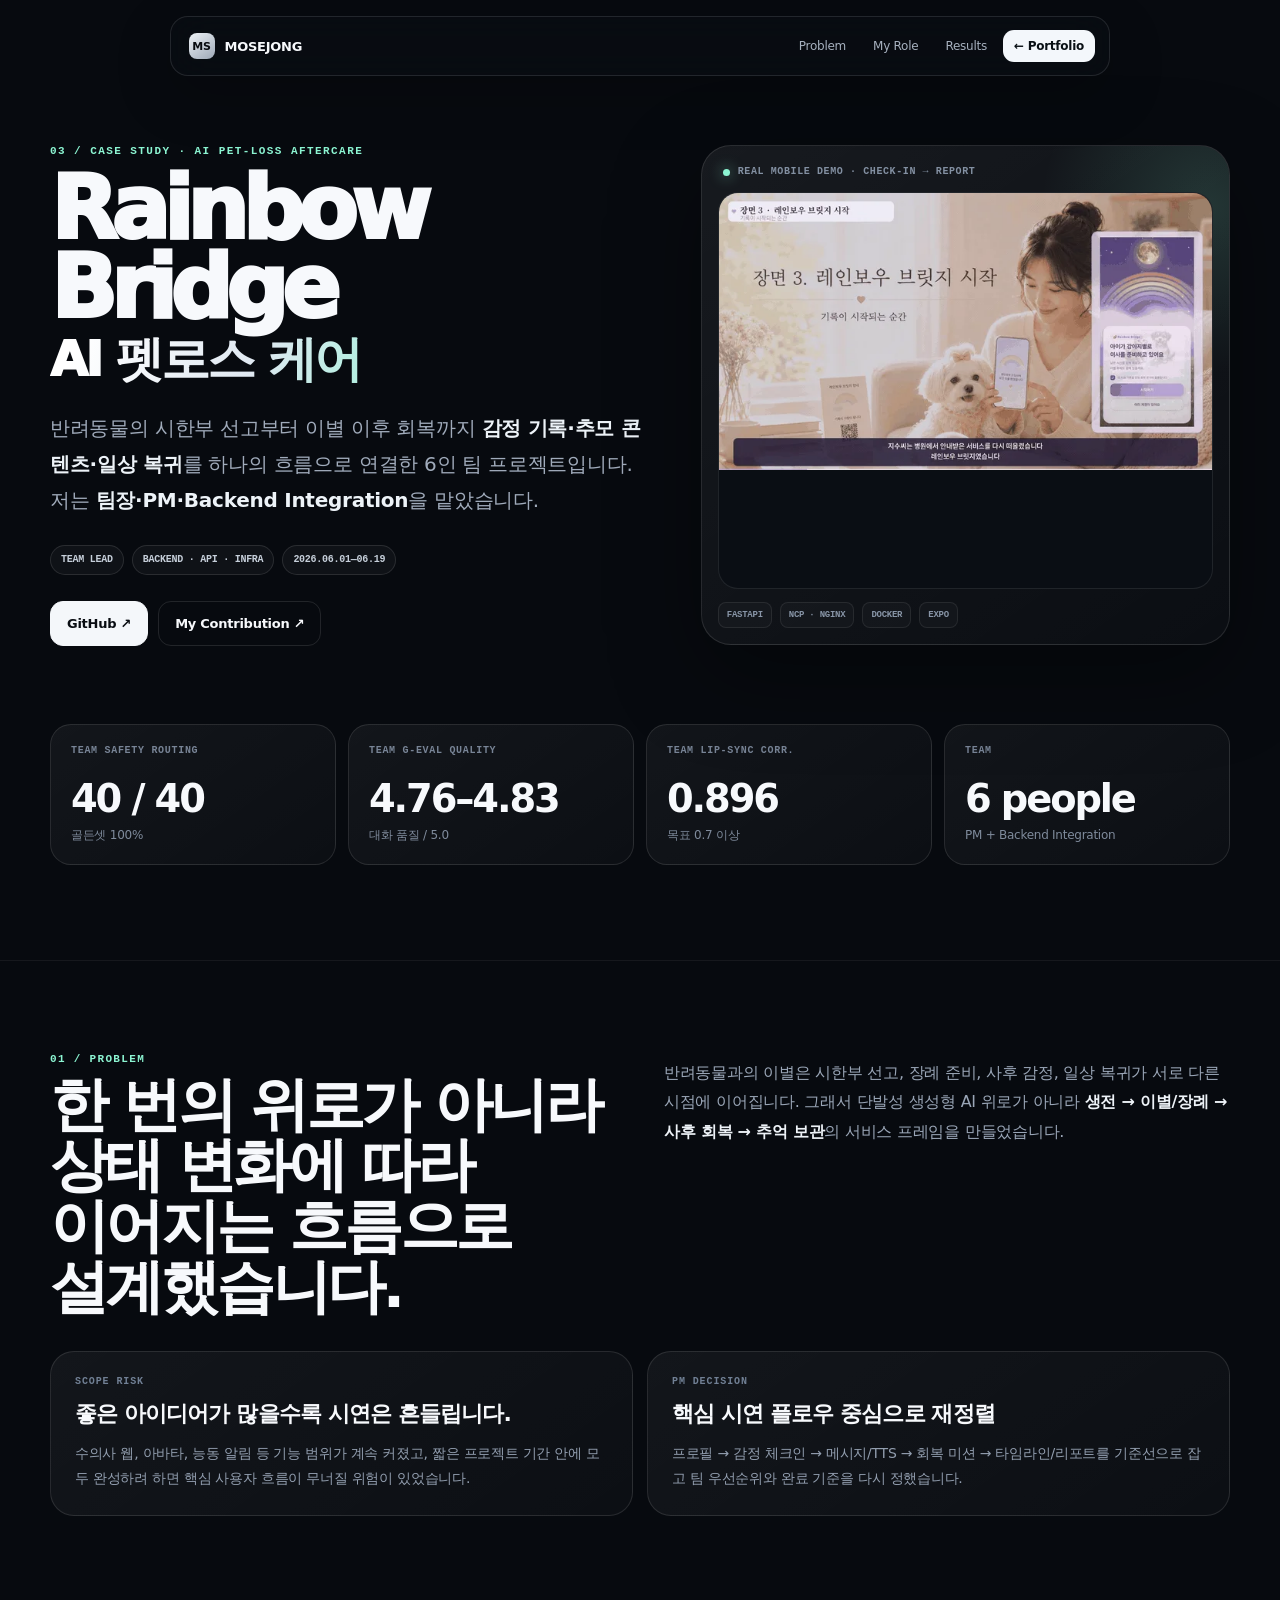
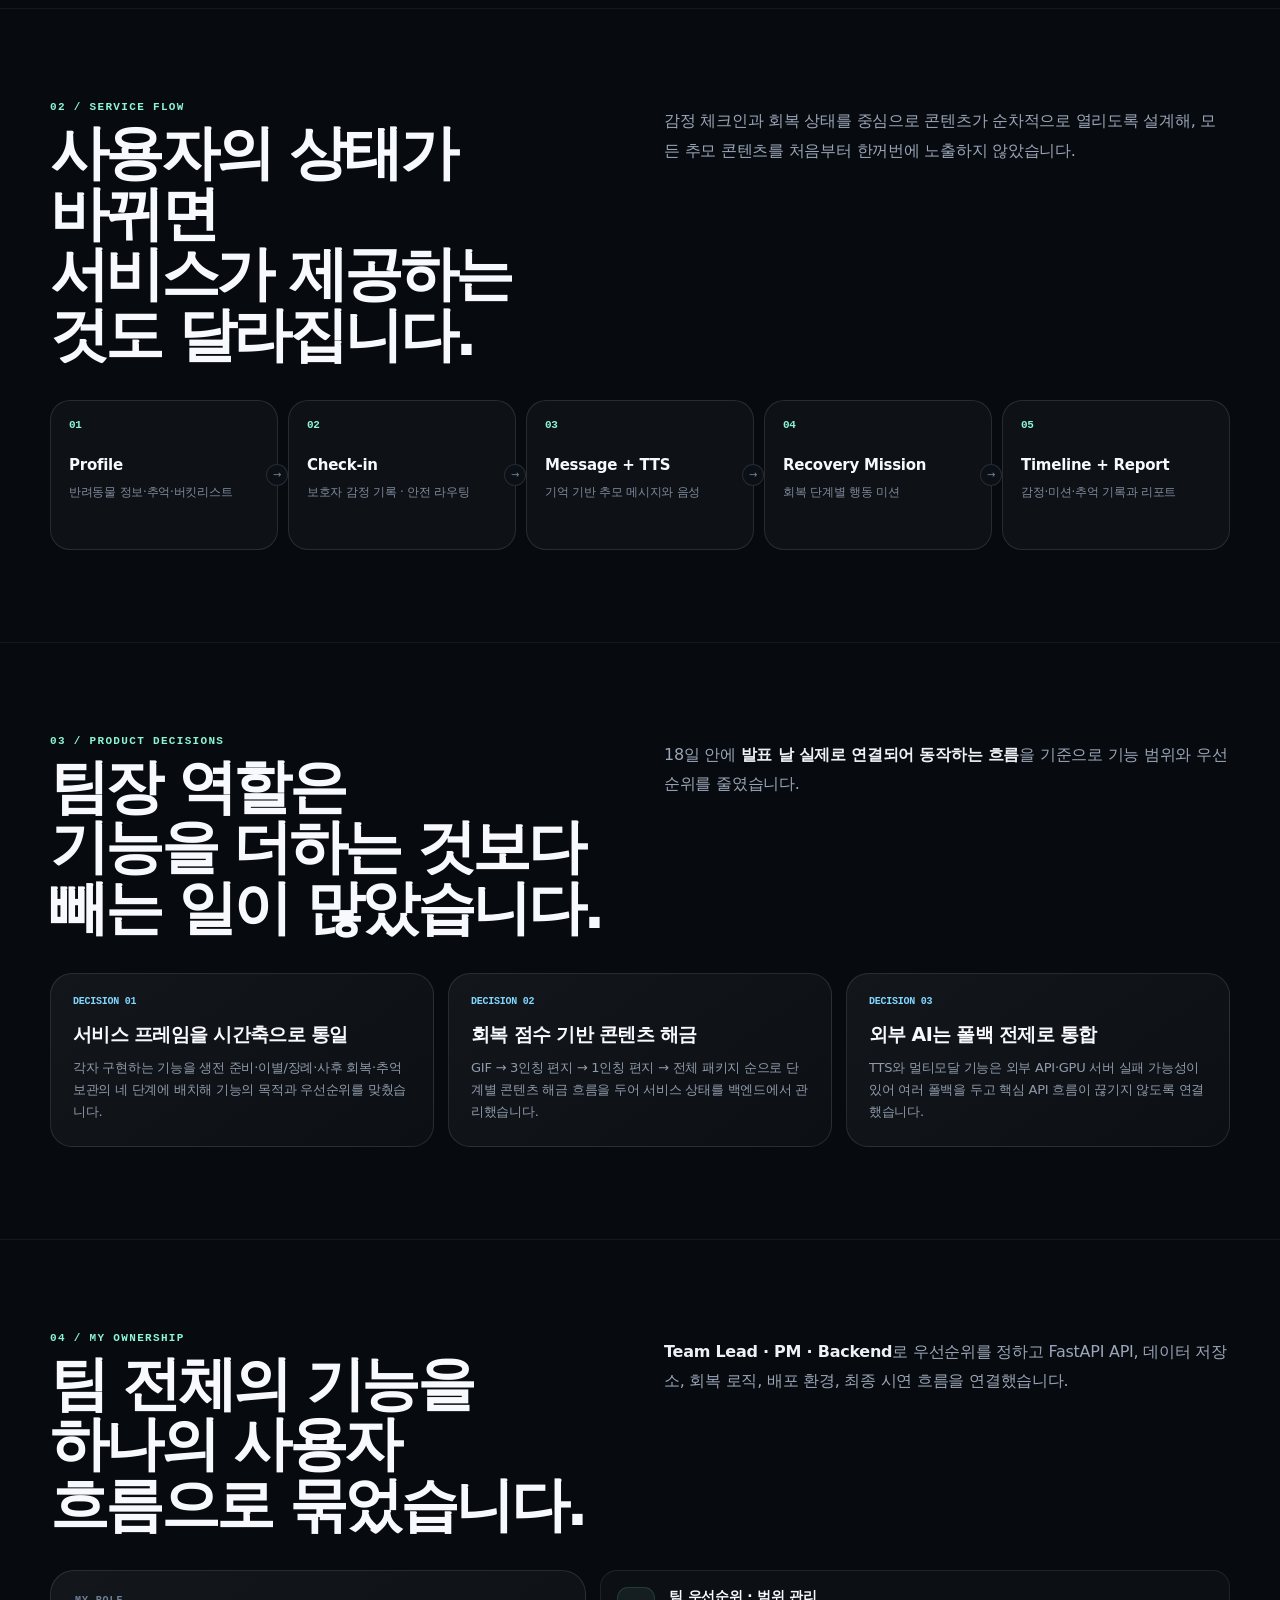
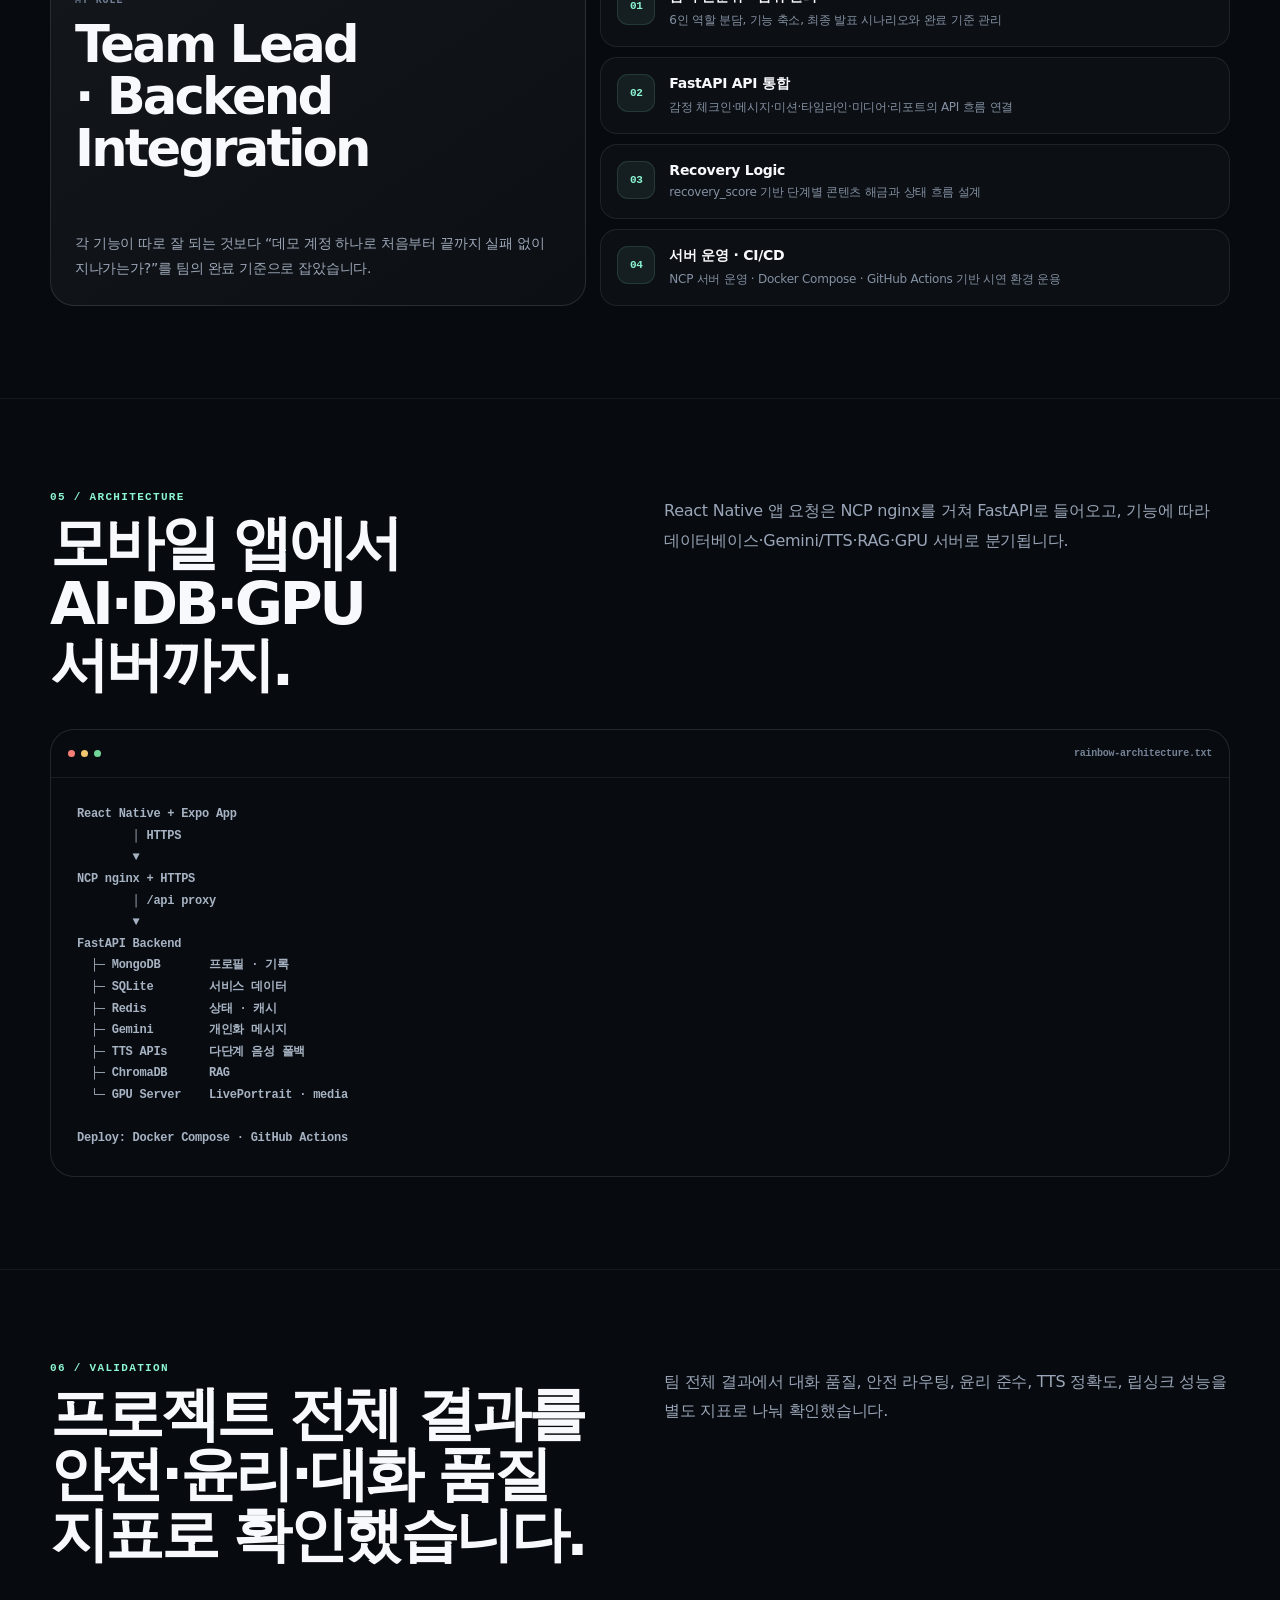
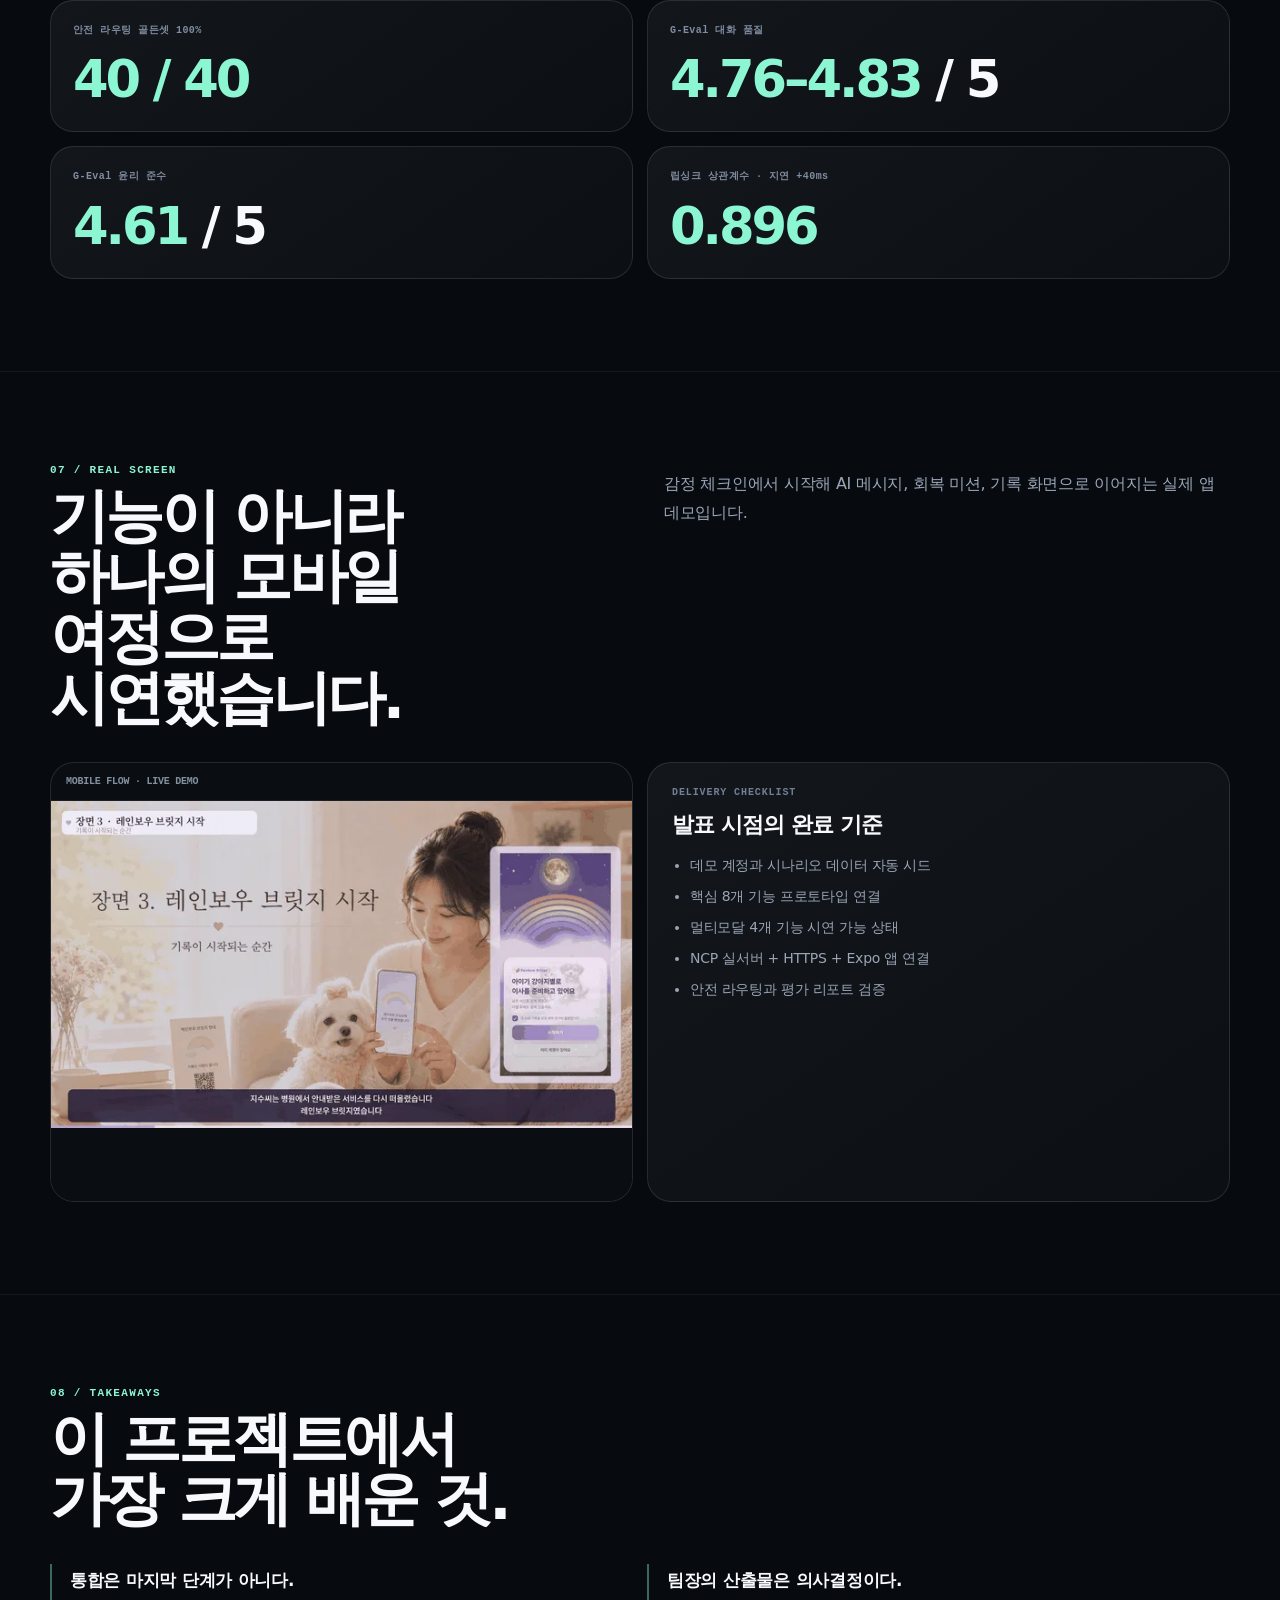
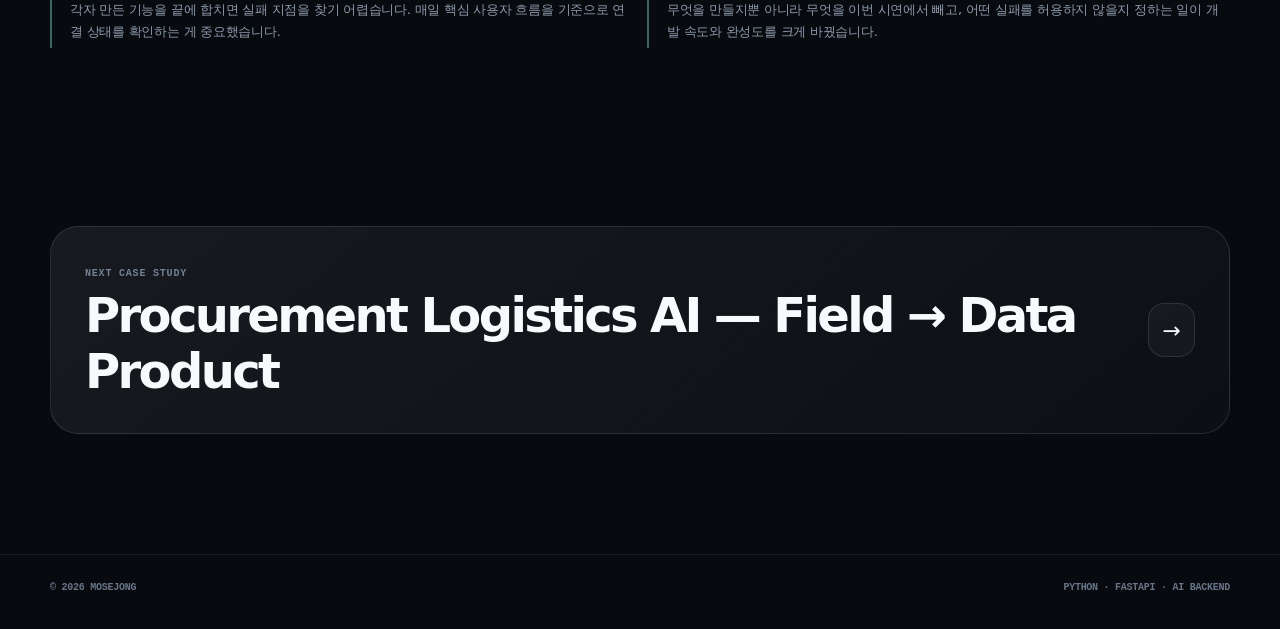
<file: projects/rainbow-bridge.html>
<!doctype html><html lang="ko"><head><meta charset="utf-8"><meta name="viewport" content="width=device-width,initial-scale=1,viewport-fit=cover"><meta name="theme-color" content="#070a0f"><meta name="description" content="감정 체크인부터 추모 메시지·회복 미션·리포트까지 연결한 AI 펫로스 애프터케어 서비스. Team Lead · Backend Integration Case Study."><meta property="og:title" content="Rainbow Bridge Case Study | 모세종"><meta property="og:description" content="감정 체크인부터 추모 메시지·회복 미션·리포트까지 연결한 AI 펫로스 애프터케어 서비스. Team Lead · Backend Integration Case Study."><title>Rainbow Bridge Case Study | 모세종</title><link rel="stylesheet" href="../assets/case-study.css"><!-- SEO_V11_START --><meta name="author" content="모세종"><link rel="canonical" href="https://mosejong.github.io/projects/rainbow-bridge.html"><link rel="icon" href="/assets/favicon.svg" type="image/svg+xml"><meta property="og:type" content="article"><meta property="og:url" content="https://mosejong.github.io/projects/rainbow-bridge.html"><meta property="og:image" content="https://mosejong.github.io/assets/og/rainbow-bridge.png"><meta property="og:image:width" content="1200"><meta property="og:image:height" content="630"><meta property="og:locale" content="ko_KR"><meta name="twitter:card" content="summary_large_image"><meta name="twitter:title" content="Rainbow Bridge Case Study | 모세종"><meta name="twitter:description" content="감정 체크인부터 추모 메시지·회복 미션·리포트까지 연결한 AI 펫로스 애프터케어 서비스. Team Lead · Backend Integration Case Study."><meta name="twitter:image" content="https://mosejong.github.io/assets/og/rainbow-bridge.png"><script type="application/ld+json">{"@context":"https://schema.org","@type":"CreativeWork","name":"Rainbow Bridge Case Study","author":{"@type":"Person","name":"모세종","url":"https://mosejong.github.io/"},"url":"https://mosejong.github.io/projects/rainbow-bridge.html","image":"https://mosejong.github.io/assets/og/rainbow-bridge.png","description":"감정 체크인부터 추모 메시지·회복 미션·리포트까지 연결한 AI 펫로스 애프터케어 서비스. Team Lead · Backend Integration Case Study."}</script><!-- SEO_V11_END --></head><body><div class="grid"></div><div class="light"></div><nav class="nav"><div class="navin"><a class="brand" href="../index.html"><span class="mark">MS</span><span>MOSEJONG</span></a><div class="navlinks"><a href="#problem">Problem</a><a href="#ownership">My Role</a><a href="#results">Results</a><a class="back" href="../index.html#projects">← Portfolio</a></div></div></nav><main><section class="hero"><div class="wrap hero-grid"><div><div class="eyebrow">03 / CASE STUDY · AI PET-LOSS AFTERCARE</div><h1>Rainbow Bridge<span>AI 펫로스 케어</span></h1><p class="lead">반려동물의 시한부 선고부터 이별 이후 회복까지 <strong>감정 기록·추모 콘텐츠·일상 복귀</strong>를 하나의 흐름으로 연결한 6인 팀 프로젝트입니다. 저는 <strong>팀장·PM·Backend Integration</strong>을 맡았습니다.</p><div class="badges"><span class="badge">TEAM LEAD</span><span class="badge">BACKEND · API · INFRA</span><span class="badge">2026.06.01—06.19</span></div><div class="actions"><a class="btn primary" href="https://github.com/mosejong/Rainbow-Bridge" target="_blank" rel="noreferrer">GitHub ↗</a><a class="btn" href="https://github.com/mosejong/Rainbow-Bridge/blob/dev/CONTRIBUTION.md" target="_blank" rel="noreferrer">My Contribution ↗</a></div></div><div class="hero-visual"><div class="visual-label"><i></i>REAL MOBILE DEMO · CHECK-IN → REPORT</div><div class="hero-media contain"><video class="media-video" data-demo-video muted loop playsinline preload="metadata" poster="../assets/projects/rainbow-bridge-demo-poster.webp" aria-label="Rainbow Bridge 모바일 실제 데모"><source src="../assets/projects/rainbow-bridge-demo.mp4" type="video/mp4"></video></div><div class="visual-footer"><span>FASTAPI</span><span>NCP · NGINX</span><span>DOCKER</span><span>EXPO</span></div></div></div></section><div class="wrap stats"><div class="stat"><small>team safety routing</small><strong>40 / 40</strong><p>골든셋 100%</p></div><div class="stat"><small>team G-Eval quality</small><strong>4.76–4.83</strong><p>대화 품질 / 5.0</p></div><div class="stat"><small>team lip-sync corr.</small><strong>0.896</strong><p>목표 0.7 이상</p></div><div class="stat"><small>team</small><strong>6 people</strong><p>PM + Backend Integration</p></div></div><section class="section" id="problem"><div class="wrap"><div class="section-head"><div><div class="section-no">01 / PROBLEM</div><h2>한 번의 위로가 아니라<br>상태 변화에 따라 이어지는 흐름으로 설계했습니다.</h2></div><p class="section-intro">반려동물과의 이별은 시한부 선고, 장례 준비, 사후 감정, 일상 복귀가 서로 다른 시점에 이어집니다. 그래서 단발성 생성형 AI 위로가 아니라 <strong>생전 → 이별/장례 → 사후 회복 → 추억 보관</strong>의 서비스 프레임을 만들었습니다.</p></div><div class="split"><div class="card"><div class="label">SCOPE RISK</div><h3>좋은 아이디어가 많을수록 시연은 흔들립니다.</h3><p>수의사 웹, 아바타, 능동 알림 등 기능 범위가 계속 커졌고, 짧은 프로젝트 기간 안에 모두 완성하려 하면 핵심 사용자 흐름이 무너질 위험이 있었습니다.</p></div><div class="card"><div class="label">PM DECISION</div><h3>핵심 시연 플로우 중심으로 재정렬</h3><p>프로필 → 감정 체크인 → 메시지/TTS → 회복 미션 → 타임라인/리포트를 기준선으로 잡고 팀 우선순위와 완료 기준을 다시 정했습니다.</p></div></div></div></section><section class="section"><div class="wrap"><div class="section-head"><div><div class="section-no">02 / SERVICE FLOW</div><h2>사용자의 상태가 바뀌면<br>서비스가 제공하는 것도 달라집니다.</h2></div><p class="section-intro">감정 체크인과 회복 상태를 중심으로 콘텐츠가 순차적으로 열리도록 설계해, 모든 추모 콘텐츠를 처음부터 한꺼번에 노출하지 않았습니다.</p></div><div class="flow"><div class="flow-step"><b>01</b><strong>Profile</strong><span>반려동물 정보·추억·버킷리스트</span></div><div class="flow-step"><b>02</b><strong>Check-in</strong><span>보호자 감정 기록 · 안전 라우팅</span></div><div class="flow-step"><b>03</b><strong>Message + TTS</strong><span>기억 기반 추모 메시지와 음성</span></div><div class="flow-step"><b>04</b><strong>Recovery Mission</strong><span>회복 단계별 행동 미션</span></div><div class="flow-step"><b>05</b><strong>Timeline + Report</strong><span>감정·미션·추억 기록과 리포트</span></div></div></div></section><section class="section"><div class="wrap"><div class="section-head"><div><div class="section-no">03 / PRODUCT DECISIONS</div><h2>팀장 역할은<br>기능을 더하는 것보다 빼는 일이 많았습니다.</h2></div><p class="section-intro">18일 안에 <strong>발표 날 실제로 연결되어 동작하는 흐름</strong>을 기준으로 기능 범위와 우선순위를 줄였습니다.</p></div><div class="decision-grid"><div class="decision"><div class="num">DECISION 01</div><h3>서비스 프레임을 시간축으로 통일</h3><p>각자 구현하는 기능을 생전 준비·이별/장례·사후 회복·추억 보관의 네 단계에 배치해 기능의 목적과 우선순위를 맞췄습니다.</p></div><div class="decision"><div class="num">DECISION 02</div><h3>회복 점수 기반 콘텐츠 해금</h3><p>GIF → 3인칭 편지 → 1인칭 편지 → 전체 패키지 순으로 단계별 콘텐츠 해금 흐름을 두어 서비스 상태를 백엔드에서 관리했습니다.</p></div><div class="decision"><div class="num">DECISION 03</div><h3>외부 AI는 폴백 전제로 통합</h3><p>TTS와 멀티모달 기능은 외부 API·GPU 서버 실패 가능성이 있어 여러 폴백을 두고 핵심 API 흐름이 끊기지 않도록 연결했습니다.</p></div></div></div></section><section class="section" id="ownership"><div class="wrap"><div class="section-head"><div><div class="section-no">04 / MY OWNERSHIP</div><h2>팀 전체의 기능을<br>하나의 사용자 흐름으로 묶었습니다.</h2></div><p class="section-intro"><strong>Team Lead · PM · Backend</strong>로 우선순위를 정하고 FastAPI API, 데이터 저장소, 회복 로직, 배포 환경, 최종 시연 흐름을 연결했습니다.</p></div><div class="ownership"><div class="card owned-big"><div><div class="label">MY ROLE</div><h3>Team Lead<br>· Backend Integration</h3></div><p class="quote">각 기능이 따로 잘 되는 것보다 “데모 계정 하나로 처음부터 끝까지 실패 없이 지나가는가?”를 팀의 완료 기준으로 잡았습니다.</p></div><div class="owned-list"><div class="owned-item"><i>01</i><div><strong>팀 우선순위 · 범위 관리</strong><span>6인 역할 분담, 기능 축소, 최종 발표 시나리오와 완료 기준 관리</span></div></div><div class="owned-item"><i>02</i><div><strong>FastAPI API 통합</strong><span>감정 체크인·메시지·미션·타임라인·미디어·리포트의 API 흐름 연결</span></div></div><div class="owned-item"><i>03</i><div><strong>Recovery Logic</strong><span>recovery_score 기반 단계별 콘텐츠 해금과 상태 흐름 설계</span></div></div><div class="owned-item"><i>04</i><div><strong>서버 운영 · CI/CD</strong><span>NCP 서버 운영 · Docker Compose · GitHub Actions 기반 시연 환경 운용</span></div></div></div></div></div></section><section class="section"><div class="wrap"><div class="section-head"><div><div class="section-no">05 / ARCHITECTURE</div><h2>모바일 앱에서<br>AI·DB·GPU 서버까지.</h2></div><p class="section-intro">React Native 앱 요청은 NCP nginx를 거쳐 FastAPI로 들어오고, 기능에 따라 데이터베이스·Gemini/TTS·RAG·GPU 서버로 분기됩니다.</p></div><div class="architecture"><div class="arch-bar"><span class="dots"><i></i><i></i><i></i></span><span>rainbow-architecture.txt</span></div><pre>React Native + Expo App
        │ HTTPS
        ▼
NCP nginx + HTTPS
        │ /api proxy
        ▼
FastAPI Backend
  ├─ MongoDB       프로필 · 기록
  ├─ SQLite        서비스 데이터
  ├─ Redis         상태 · 캐시
  ├─ Gemini        개인화 메시지
  ├─ TTS APIs      다단계 음성 폴백
  ├─ ChromaDB      RAG
  └─ GPU Server    LivePortrait · media

Deploy: Docker Compose · GitHub Actions</pre></div></div></section><section class="section" id="results"><div class="wrap"><div class="section-head"><div><div class="section-no">06 / VALIDATION</div><h2>프로젝트 전체 결과를<br>안전·윤리·대화 품질 지표로 확인했습니다.</h2></div><p class="section-intro">팀 전체 결과에서 대화 품질, 안전 라우팅, 윤리 준수, TTS 정확도, 립싱크 성능을 별도 지표로 나눠 확인했습니다.</p></div><div class="results"><div class="result"><strong><em>40 / 40</em></strong><span>안전 라우팅 골든셋 100%</span></div><div class="result"><strong><em>4.76–4.83</em> / 5</strong><span>G-Eval 대화 품질</span></div><div class="result"><strong><em>4.61</em> / 5</strong><span>G-Eval 윤리 준수</span></div><div class="result"><strong><em>0.896</em></strong><span>립싱크 상관계수 · 지연 +40ms</span></div></div></div></section><section class="section"><div class="wrap"><div class="section-head"><div><div class="section-no">07 / REAL SCREEN</div><h2>기능이 아니라<br>하나의 모바일 여정으로 시연했습니다.</h2></div><p class="section-intro">감정 체크인에서 시작해 AI 메시지, 회복 미션, 기록 화면으로 이어지는 실제 앱 데모입니다.</p></div><div class="gallery"><div class="shot phone"><div class="cap">MOBILE FLOW · LIVE DEMO</div><video class="media-video" data-demo-video muted loop playsinline preload="metadata" poster="../assets/projects/rainbow-bridge-demo-poster.webp" aria-label="Rainbow Bridge 실제 모바일 데모"><source src="../assets/projects/rainbow-bridge-demo.mp4" type="video/mp4"></video></div><div class="card"><div class="label">DELIVERY CHECKLIST</div><h3>발표 시점의 완료 기준</h3><ul><li>데모 계정과 시나리오 데이터 자동 시드</li><li>핵심 8개 기능 프로토타입 연결</li><li>멀티모달 4개 기능 시연 가능 상태</li><li>NCP 실서버 + HTTPS + Expo 앱 연결</li><li>안전 라우팅과 평가 리포트 검증</li></ul></div></div></div></section><section class="section"><div class="wrap"><div class="section-head"><div><div class="section-no">08 / TAKEAWAYS</div><h2>이 프로젝트에서<br>가장 크게 배운 것.</h2></div></div><div class="lessons"><div class="lesson"><strong>통합은 마지막 단계가 아니다.</strong><p>각자 만든 기능을 끝에 합치면 실패 지점을 찾기 어렵습니다. 매일 핵심 사용자 흐름을 기준으로 연결 상태를 확인하는 게 중요했습니다.</p></div><div class="lesson"><strong>팀장의 산출물은 의사결정이다.</strong><p>무엇을 만들지뿐 아니라 무엇을 이번 시연에서 빼고, 어떤 실패를 허용하지 않을지 정하는 일이 개발 속도와 완성도를 크게 바꿨습니다.</p></div></div></div></section><section class="next"><div class="wrap"><a class="nextbox" href="procurement-logistics-ai.html"><div><small>NEXT CASE STUDY</small><h3>Procurement Logistics AI — Field → Data Product</h3></div><span class="next-arrow">→</span></a></div></section></main><footer><div class="wrap footerin"><span>© 2026 MOSEJONG</span><span>PYTHON · FASTAPI · AI BACKEND</span></div></footer><script>window.addEventListener('pointermove',e=>{document.documentElement.style.setProperty('--mx',e.clientX+'px');document.documentElement.style.setProperty('--my',e.clientY+'px')},{passive:true});</script><!-- PERF_V12_VIDEO --><script>(()=>{const q=window.matchMedia('(prefers-reduced-motion: reduce)');const v=[...document.querySelectorAll('video[data-demo-video]')];if(!v.length)return;const stop=()=>v.forEach(x=>{x.pause();try{x.currentTime=0}catch(_){}});if(q.matches){stop();return}if(!('IntersectionObserver'in window)){v.forEach(x=>x.play().catch(()=>{}));return}const o=new IntersectionObserver(e=>e.forEach(({target:t,isIntersecting:i})=>{if(i)t.play().catch(()=>{});else t.pause()}),{rootMargin:'150px 0px',threshold:.05});v.forEach(x=>o.observe(x));q.addEventListener?.('change',e=>{if(e.matches){o.disconnect();stop()}})})();</script></body></html>
</file>
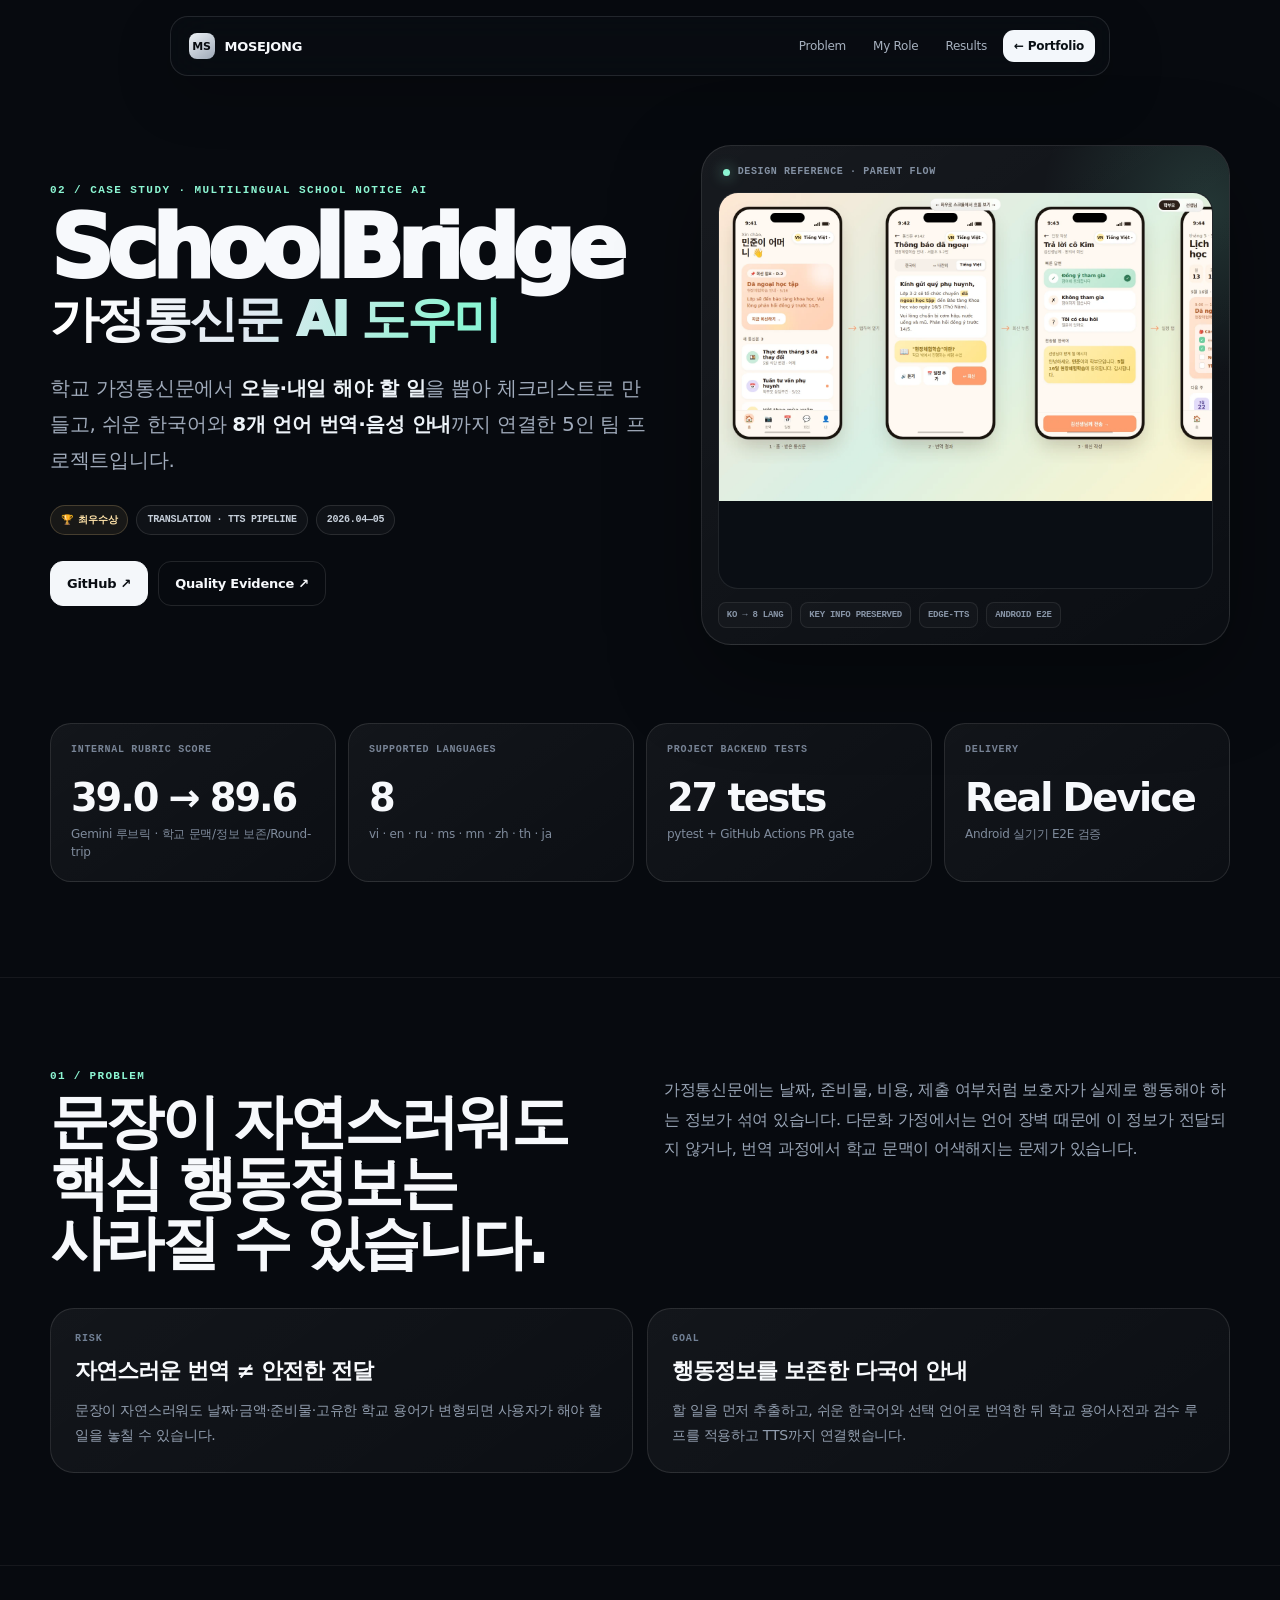
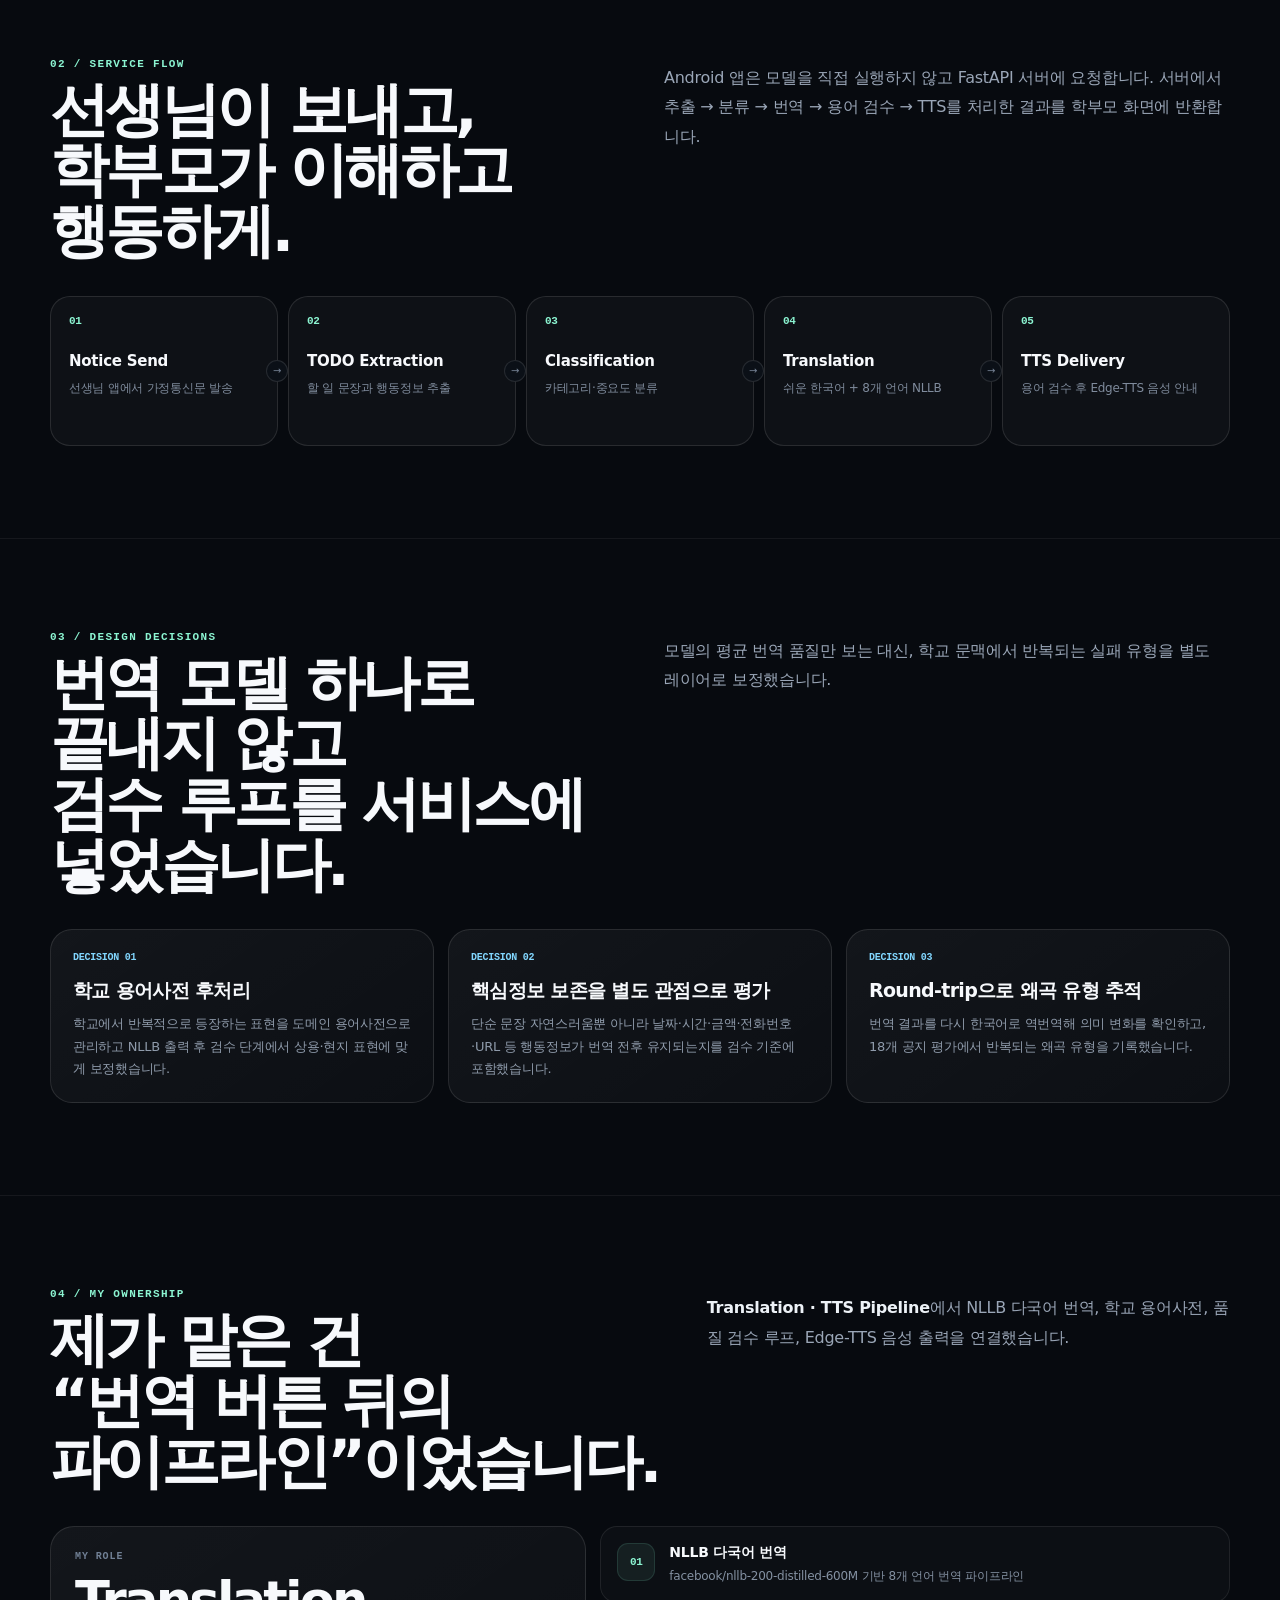
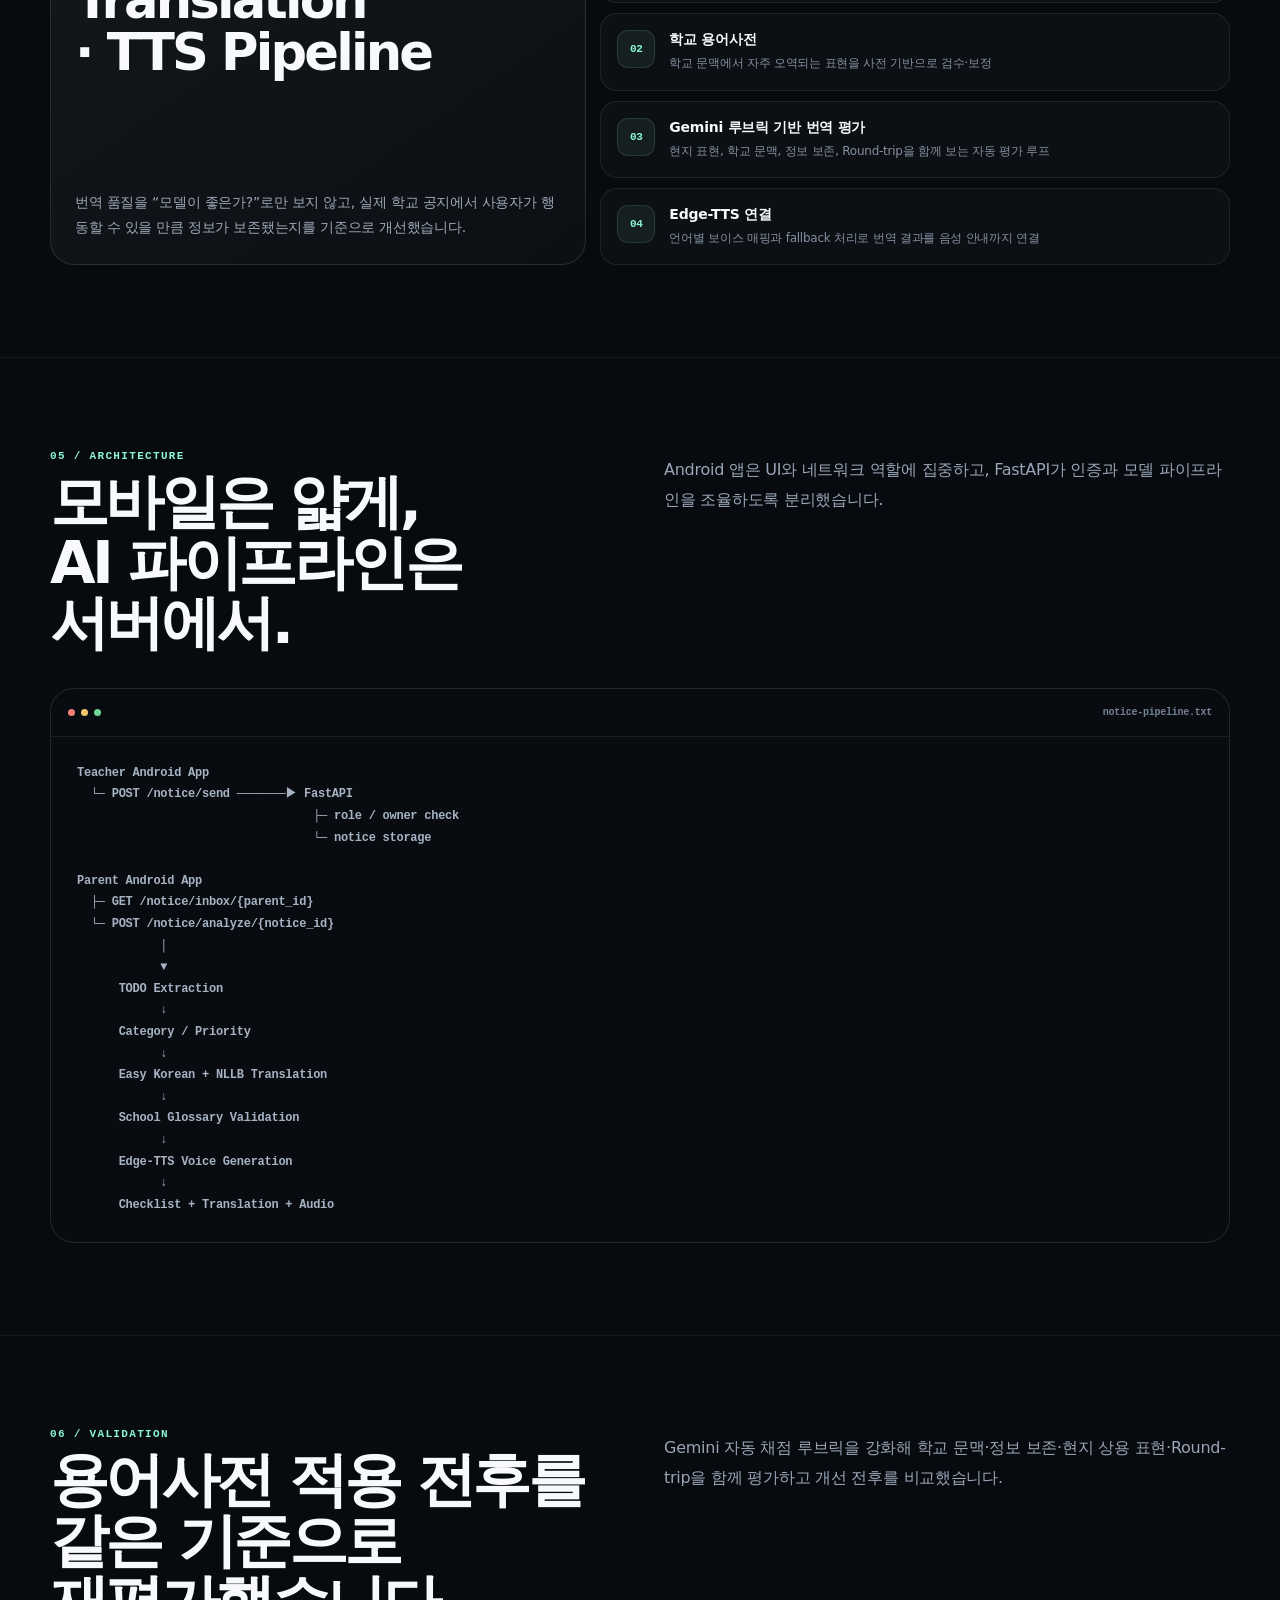
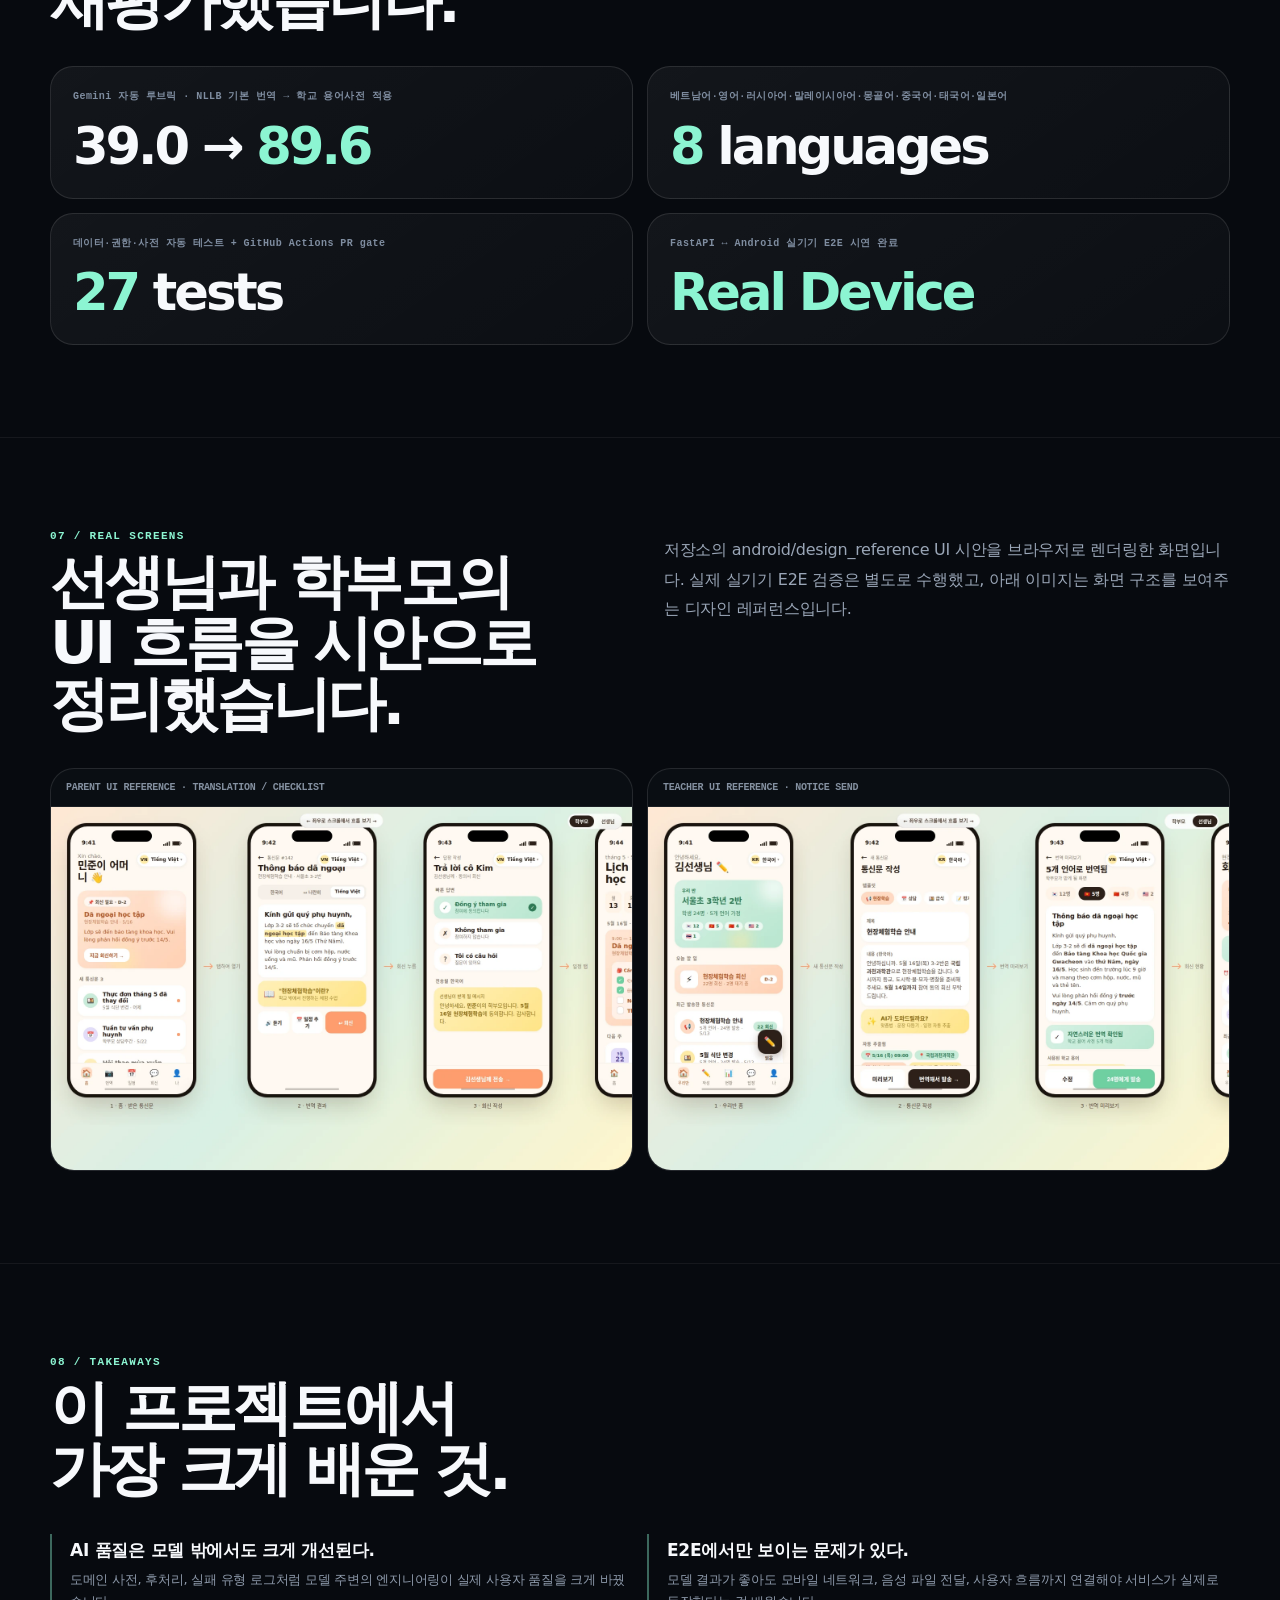
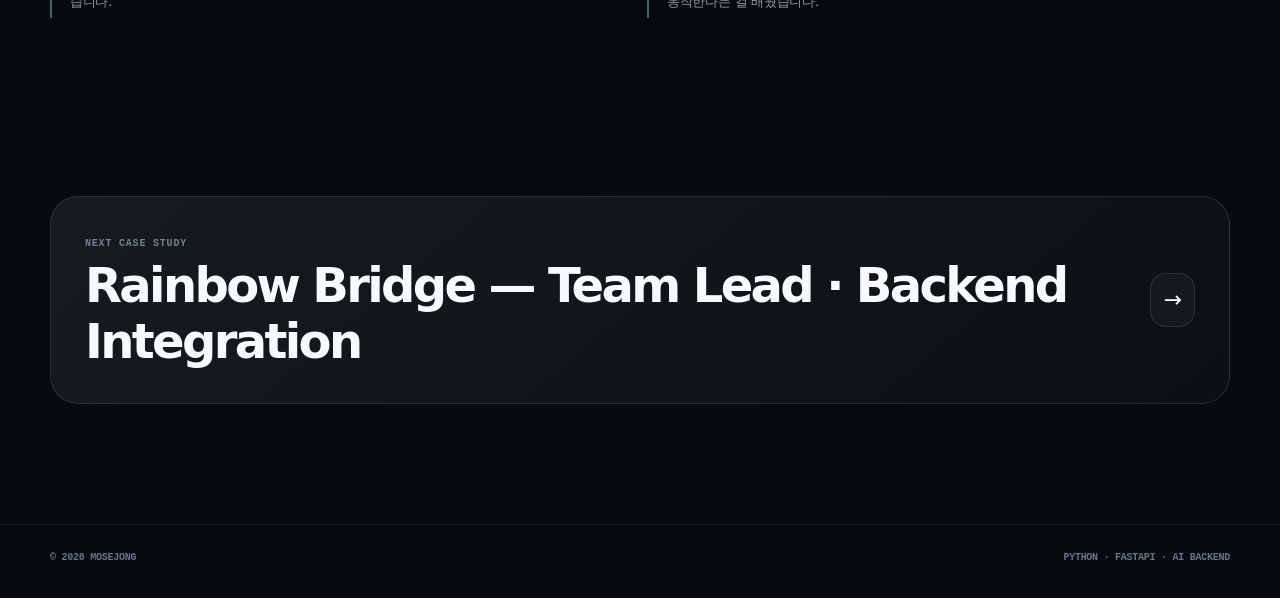
<file: projects/schoolbridge.html>
<!doctype html><html lang="ko"><head><meta charset="utf-8"><meta name="viewport" content="width=device-width,initial-scale=1,viewport-fit=cover"><meta name="theme-color" content="#070a0f"><meta name="description" content="가정통신문 핵심 행동정보를 보존하며 8개 언어 NLLB 번역과 TTS로 연결한 SchoolBridge Case Study."><meta property="og:title" content="SchoolBridge Case Study | 모세종"><meta property="og:description" content="가정통신문 핵심 행동정보를 보존하며 8개 언어 NLLB 번역과 TTS로 연결한 SchoolBridge Case Study."><title>SchoolBridge Case Study | 모세종</title><link rel="stylesheet" href="../assets/case-study.css"><!-- SEO_V11_START --><meta name="author" content="모세종"><link rel="canonical" href="https://mosejong.github.io/projects/schoolbridge.html"><link rel="icon" href="/assets/favicon.svg" type="image/svg+xml"><meta property="og:type" content="article"><meta property="og:url" content="https://mosejong.github.io/projects/schoolbridge.html"><meta property="og:image" content="https://mosejong.github.io/assets/og/schoolbridge.png"><meta property="og:image:width" content="1200"><meta property="og:image:height" content="630"><meta property="og:locale" content="ko_KR"><meta name="twitter:card" content="summary_large_image"><meta name="twitter:title" content="SchoolBridge Case Study | 모세종"><meta name="twitter:description" content="가정통신문 핵심 행동정보를 보존하며 8개 언어 NLLB 번역과 TTS로 연결한 SchoolBridge Case Study."><meta name="twitter:image" content="https://mosejong.github.io/assets/og/schoolbridge.png"><script type="application/ld+json">{"@context":"https://schema.org","@type":"CreativeWork","name":"SchoolBridge Case Study","author":{"@type":"Person","name":"모세종","url":"https://mosejong.github.io/"},"url":"https://mosejong.github.io/projects/schoolbridge.html","image":"https://mosejong.github.io/assets/og/schoolbridge.png","description":"가정통신문 핵심 행동정보를 보존하며 8개 언어 NLLB 번역과 TTS로 연결한 SchoolBridge Case Study."}</script><!-- SEO_V11_END --></head><body><div class="grid"></div><div class="light"></div><nav class="nav"><div class="navin"><a class="brand" href="../index.html"><span class="mark">MS</span><span>MOSEJONG</span></a><div class="navlinks"><a href="#problem">Problem</a><a href="#ownership">My Role</a><a href="#results">Results</a><a class="back" href="../index.html#projects">← Portfolio</a></div></div></nav><main><section class="hero"><div class="wrap hero-grid"><div><div class="eyebrow">02 / CASE STUDY · MULTILINGUAL SCHOOL NOTICE AI</div><h1>SchoolBridge<span>가정통신문 AI 도우미</span></h1><p class="lead">학교 가정통신문에서 <strong>오늘·내일 해야 할 일</strong>을 뽑아 체크리스트로 만들고, 쉬운 한국어와 <strong>8개 언어 번역·음성 안내</strong>까지 연결한 5인 팀 프로젝트입니다.</p><div class="badges"><span class="badge gold">🏆 최우수상</span><span class="badge">TRANSLATION · TTS PIPELINE</span><span class="badge">2026.04—05</span></div><div class="actions"><a class="btn primary" href="https://github.com/Maxmunzy/multicultural-ai" target="_blank" rel="noreferrer">GitHub ↗</a><a class="btn" href="https://github.com/Maxmunzy/multicultural-ai/tree/main/docs/experiments" target="_blank" rel="noreferrer">Quality Evidence ↗</a></div></div><div class="hero-visual"><div class="visual-label"><i></i>DESIGN REFERENCE · PARENT FLOW</div><div class="hero-media"><img src="../assets/projects/schoolbridge-parent.webp" alt="SchoolBridge 학부모 UI 디자인 레퍼런스" decoding="async" fetchpriority="high"></div><div class="visual-footer"><span>KO → 8 LANG</span><span>KEY INFO PRESERVED</span><span>EDGE-TTS</span><span>ANDROID E2E</span></div></div></div></section><div class="wrap stats"><div class="stat"><small>internal rubric score</small><strong>39.0 → 89.6</strong><p>Gemini 루브릭 · 학교 문맥/정보 보존/Round-trip</p></div><div class="stat"><small>supported languages</small><strong>8</strong><p>vi · en · ru · ms · mn · zh · th · ja</p></div><div class="stat"><small>project backend tests</small><strong>27 tests</strong><p>pytest + GitHub Actions PR gate</p></div><div class="stat"><small>delivery</small><strong>Real Device</strong><p>Android 실기기 E2E 검증</p></div></div><section class="section" id="problem"><div class="wrap"><div class="section-head"><div><div class="section-no">01 / PROBLEM</div><h2>문장이 자연스러워도<br>핵심 행동정보는 사라질 수 있습니다.</h2></div><p class="section-intro">가정통신문에는 날짜, 준비물, 비용, 제출 여부처럼 보호자가 실제로 행동해야 하는 정보가 섞여 있습니다. 다문화 가정에서는 언어 장벽 때문에 이 정보가 전달되지 않거나, 번역 과정에서 학교 문맥이 어색해지는 문제가 있습니다.</p></div><div class="split"><div class="card"><div class="label">RISK</div><h3>자연스러운 번역 ≠ 안전한 전달</h3><p>문장이 자연스러워도 날짜·금액·준비물·고유한 학교 용어가 변형되면 사용자가 해야 할 일을 놓칠 수 있습니다.</p></div><div class="card"><div class="label">GOAL</div><h3>행동정보를 보존한 다국어 안내</h3><p>할 일을 먼저 추출하고, 쉬운 한국어와 선택 언어로 번역한 뒤 학교 용어사전과 검수 루프를 적용하고 TTS까지 연결했습니다.</p></div></div></div></section><section class="section"><div class="wrap"><div class="section-head"><div><div class="section-no">02 / SERVICE FLOW</div><h2>선생님이 보내고,<br>학부모가 이해하고 행동하게.</h2></div><p class="section-intro">Android 앱은 모델을 직접 실행하지 않고 FastAPI 서버에 요청합니다. 서버에서 추출 → 분류 → 번역 → 용어 검수 → TTS를 처리한 결과를 학부모 화면에 반환합니다.</p></div><div class="flow"><div class="flow-step"><b>01</b><strong>Notice Send</strong><span>선생님 앱에서 가정통신문 발송</span></div><div class="flow-step"><b>02</b><strong>TODO Extraction</strong><span>할 일 문장과 행동정보 추출</span></div><div class="flow-step"><b>03</b><strong>Classification</strong><span>카테고리·중요도 분류</span></div><div class="flow-step"><b>04</b><strong>Translation</strong><span>쉬운 한국어 + 8개 언어 NLLB</span></div><div class="flow-step"><b>05</b><strong>TTS Delivery</strong><span>용어 검수 후 Edge-TTS 음성 안내</span></div></div></div></section><section class="section"><div class="wrap"><div class="section-head"><div><div class="section-no">03 / DESIGN DECISIONS</div><h2>번역 모델 하나로 끝내지 않고<br>검수 루프를 서비스에 넣었습니다.</h2></div><p class="section-intro">모델의 평균 번역 품질만 보는 대신, 학교 문맥에서 반복되는 실패 유형을 별도 레이어로 보정했습니다.</p></div><div class="decision-grid"><div class="decision"><div class="num">DECISION 01</div><h3>학교 용어사전 후처리</h3><p>학교에서 반복적으로 등장하는 표현을 도메인 용어사전으로 관리하고 NLLB 출력 후 검수 단계에서 상용·현지 표현에 맞게 보정했습니다.</p></div><div class="decision"><div class="num">DECISION 02</div><h3>핵심정보 보존을 별도 관점으로 평가</h3><p>단순 문장 자연스러움뿐 아니라 날짜·시간·금액·전화번호·URL 등 행동정보가 번역 전후 유지되는지를 검수 기준에 포함했습니다.</p></div><div class="decision"><div class="num">DECISION 03</div><h3>Round-trip으로 왜곡 유형 추적</h3><p>번역 결과를 다시 한국어로 역번역해 의미 변화를 확인하고, 18개 공지 평가에서 반복되는 왜곡 유형을 기록했습니다.</p></div></div></div></section><section class="section" id="ownership"><div class="wrap"><div class="section-head"><div><div class="section-no">04 / MY OWNERSHIP</div><h2>제가 맡은 건<br>“번역 버튼 뒤의 파이프라인”이었습니다.</h2></div><p class="section-intro"><strong>Translation · TTS Pipeline</strong>에서 NLLB 다국어 번역, 학교 용어사전, 품질 검수 루프, Edge-TTS 음성 출력을 연결했습니다.</p></div><div class="ownership"><div class="card owned-big"><div><div class="label">MY ROLE</div><h3>Translation<br>· TTS Pipeline</h3></div><p class="quote">번역 품질을 “모델이 좋은가?”로만 보지 않고, 실제 학교 공지에서 사용자가 행동할 수 있을 만큼 정보가 보존됐는지를 기준으로 개선했습니다.</p></div><div class="owned-list"><div class="owned-item"><i>01</i><div><strong>NLLB 다국어 번역</strong><span>facebook/nllb-200-distilled-600M 기반 8개 언어 번역 파이프라인</span></div></div><div class="owned-item"><i>02</i><div><strong>학교 용어사전</strong><span>학교 문맥에서 자주 오역되는 표현을 사전 기반으로 검수·보정</span></div></div><div class="owned-item"><i>03</i><div><strong>Gemini 루브릭 기반 번역 평가</strong><span>현지 표현, 학교 문맥, 정보 보존, Round-trip을 함께 보는 자동 평가 루프</span></div></div><div class="owned-item"><i>04</i><div><strong>Edge-TTS 연결</strong><span>언어별 보이스 매핑과 fallback 처리로 번역 결과를 음성 안내까지 연결</span></div></div></div></div></div></section><section class="section"><div class="wrap"><div class="section-head"><div><div class="section-no">05 / ARCHITECTURE</div><h2>모바일은 얇게,<br>AI 파이프라인은 서버에서.</h2></div><p class="section-intro">Android 앱은 UI와 네트워크 역할에 집중하고, FastAPI가 인증과 모델 파이프라인을 조율하도록 분리했습니다.</p></div><div class="architecture"><div class="arch-bar"><span class="dots"><i></i><i></i><i></i></span><span>notice-pipeline.txt</span></div><pre>Teacher Android App
  └─ POST /notice/send ───────▶ FastAPI
                                  ├─ role / owner check
                                  └─ notice storage

Parent Android App
  ├─ GET /notice/inbox/{parent_id}
  └─ POST /notice/analyze/{notice_id}
            │
            ▼
      TODO Extraction
            ↓
      Category / Priority
            ↓
      Easy Korean + NLLB Translation
            ↓
      School Glossary Validation
            ↓
      Edge-TTS Voice Generation
            ↓
      Checklist + Translation + Audio</pre></div></div></section><section class="section" id="results"><div class="wrap"><div class="section-head"><div><div class="section-no">06 / VALIDATION</div><h2>용어사전 적용 전후를<br>같은 기준으로 재평가했습니다.</h2></div><p class="section-intro">Gemini 자동 채점 루브릭을 강화해 학교 문맥·정보 보존·현지 상용 표현·Round-trip을 함께 평가하고 개선 전후를 비교했습니다.</p></div><div class="results"><div class="result"><strong>39.0 → <em>89.6</em></strong><span>Gemini 자동 루브릭 · NLLB 기본 번역 → 학교 용어사전 적용</span></div><div class="result"><strong><em>8</em> languages</strong><span>베트남어·영어·러시아어·말레이시아어·몽골어·중국어·태국어·일본어</span></div><div class="result"><strong><em>27</em> tests</strong><span>데이터·권한·사전 자동 테스트 + GitHub Actions PR gate</span></div><div class="result"><strong><em>Real Device</em></strong><span>FastAPI ↔ Android 실기기 E2E 시연 완료</span></div></div></div></section><section class="section"><div class="wrap"><div class="section-head"><div><div class="section-no">07 / REAL SCREENS</div><h2>선생님과 학부모의<br>UI 흐름을 시안으로 정리했습니다.</h2></div><p class="section-intro">저장소의 android/design_reference UI 시안을 브라우저로 렌더링한 화면입니다. 실제 실기기 E2E 검증은 별도로 수행했고, 아래 이미지는 화면 구조를 보여주는 디자인 레퍼런스입니다.</p></div><div class="gallery"><div class="shot"><div class="cap">PARENT UI REFERENCE · TRANSLATION / CHECKLIST</div><img src="../assets/projects/schoolbridge-parent.webp" alt="SchoolBridge 학부모 UI 디자인 레퍼런스" loading="lazy" decoding="async"></div><div class="shot"><div class="cap">TEACHER UI REFERENCE · NOTICE SEND</div><img src="../assets/projects/schoolbridge-teacher.webp" alt="SchoolBridge 선생님 UI 디자인 레퍼런스" loading="lazy" decoding="async"></div></div></div></section><section class="section"><div class="wrap"><div class="section-head"><div><div class="section-no">08 / TAKEAWAYS</div><h2>이 프로젝트에서<br>가장 크게 배운 것.</h2></div></div><div class="lessons"><div class="lesson"><strong>AI 품질은 모델 밖에서도 크게 개선된다.</strong><p>도메인 사전, 후처리, 실패 유형 로그처럼 모델 주변의 엔지니어링이 실제 사용자 품질을 크게 바꿨습니다.</p></div><div class="lesson"><strong>E2E에서만 보이는 문제가 있다.</strong><p>모델 결과가 좋아도 모바일 네트워크, 음성 파일 전달, 사용자 흐름까지 연결해야 서비스가 실제로 동작한다는 걸 배웠습니다.</p></div></div></div></section><section class="next"><div class="wrap"><a class="nextbox" href="rainbow-bridge.html"><div><small>NEXT CASE STUDY</small><h3>Rainbow Bridge — Team Lead · Backend Integration</h3></div><span class="next-arrow">→</span></a></div></section></main><footer><div class="wrap footerin"><span>© 2026 MOSEJONG</span><span>PYTHON · FASTAPI · AI BACKEND</span></div></footer><script>window.addEventListener('pointermove',e=>{document.documentElement.style.setProperty('--mx',e.clientX+'px');document.documentElement.style.setProperty('--my',e.clientY+'px')},{passive:true});</script></body></html>
</file>
<file: assets/case-study.css>
:root{--bg:#070a0f;--bg2:#0b1017;--panel:rgba(255,255,255,.052);--panel2:rgba(255,255,255,.03);--line:rgba(255,255,255,.11);--line2:rgba(255,255,255,.18);--text:#f7f9fc;--muted:#96a2b3;--muted2:#667386;--mint:#8cf5d2;--cyan:#82d7ff;--violet:#aa97ff;--amber:#ffd68a;--pink:#ff9cb0;--shadow:0 30px 90px rgba(0,0,0,.35);--mx:50vw;--my:20vh}*{box-sizing:border-box}html{scroll-behavior:smooth;background:var(--bg)}body{margin:0;background:var(--bg);color:var(--text);font-family:Inter,Pretendard,"Noto Sans KR",ui-sans-serif,system-ui,-apple-system,BlinkMacSystemFont,"Segoe UI",sans-serif;letter-spacing:-.016em;overflow-x:hidden}a{color:inherit;text-decoration:none}::selection{background:rgba(140,245,210,.22);color:#fff}.grid,.light{position:fixed;inset:0;pointer-events:none}.grid{z-index:-3;opacity:.32;background-image:linear-gradient(rgba(255,255,255,.034) 1px,transparent 1px),linear-gradient(90deg,rgba(255,255,255,.034) 1px,transparent 1px);background-size:64px 64px;mask-image:linear-gradient(to bottom,#000,transparent 82%)}.light{z-index:-2;background:radial-gradient(760px circle at var(--mx) var(--my),rgba(130,215,255,.10),transparent 42%),radial-gradient(580px circle at calc(var(--mx) - 220px) calc(var(--my) + 130px),rgba(140,245,210,.075),transparent 44%),radial-gradient(720px circle at 90% 5%,rgba(170,151,255,.08),transparent 45%)}.wrap{width:min(1180px,calc(100% - 40px));margin:auto}.nav{position:fixed;z-index:50;top:16px;left:50%;transform:translateX(-50%);width:min(940px,calc(100% - 28px));border:1px solid var(--line);border-radius:18px;background:rgba(9,13,19,.7);backdrop-filter:blur(22px) saturate(1.2);box-shadow:0 18px 55px rgba(0,0,0,.22)}.navin{height:58px;padding:0 14px 0 18px;display:flex;align-items:center;justify-content:space-between;gap:14px}.brand{display:flex;align-items:center;gap:10px;font-weight:900;font-size:13px}.mark{width:26px;height:26px;border-radius:8px;display:grid;place-items:center;background:linear-gradient(145deg,#eef3f7,#9ea8b7);color:#080b10;font-size:11px}.navlinks{display:flex;align-items:center;gap:5px}.navlinks a{padding:9px 11px;border-radius:11px;color:#a7b1bf;font-size:12px;transition:.2s}.navlinks a:hover{color:#fff;background:rgba(255,255,255,.055)}.navlinks .back{background:#f3f7fb;color:#091015;font-weight:850}.hero{padding:145px 0 78px}.eyebrow{font:800 11px ui-monospace,SFMono-Regular,Menlo,monospace;color:var(--mint);letter-spacing:.13em;text-transform:uppercase}.hero-grid{display:grid;grid-template-columns:1.06fr .94fr;gap:54px;align-items:center}.hero-grid>*{min-width:0}.hero h1{font-size:clamp(56px,6.8vw,98px);line-height:.91;letter-spacing:-.075em;margin:13px 0 24px;font-weight:930}.hero h1 span{display:block;font-size:.56em;line-height:1.05;letter-spacing:-.055em;margin-top:6px;background:linear-gradient(110deg,#fff 5%,#dfe8f1 35%,var(--mint) 69%,var(--cyan));-webkit-background-clip:text;background-clip:text;color:transparent}.lead{font-size:clamp(17px,1.7vw,20px);line-height:1.82;color:#a0abbb;max-width:720px;margin:0}.lead strong{color:#edf3f8}.badges{display:flex;gap:8px;flex-wrap:wrap;margin:26px 0}.badge{display:inline-flex;align-items:center;min-height:30px;padding:0 10px;border:1px solid var(--line);border-radius:999px;background:rgba(255,255,255,.035);font:750 10px ui-monospace,SFMono-Regular,Menlo,monospace;color:#c6cfda}.badge.gold{color:#ffe3a9;border-color:rgba(255,214,138,.2);background:rgba(255,214,138,.07)}.actions{display:flex;gap:10px;flex-wrap:wrap}.btn{display:inline-flex;align-items:center;justify-content:center;gap:8px;min-height:45px;padding:0 16px;border-radius:13px;border:1px solid var(--line);font-size:13px;font-weight:850;transition:.22s}.btn.primary{background:#f4f7fa;color:#090d12;border-color:#f4f7fa}.btn:hover{transform:translateY(-2px);box-shadow:0 13px 35px rgba(0,0,0,.25)}.hero-visual{position:relative;border:1px solid var(--line);border-radius:30px;background:linear-gradient(145deg,rgba(255,255,255,.065),rgba(255,255,255,.02));box-shadow:var(--shadow);padding:16px;overflow:hidden;min-height:500px;display:flex;flex-direction:column}.hero-visual:before{content:"";position:absolute;width:360px;height:360px;right:-160px;top:-120px;border-radius:50%;background:radial-gradient(circle,rgba(140,245,210,.15),transparent 66%);pointer-events:none}.visual-label{position:relative;z-index:2;display:flex;align-items:center;gap:8px;color:#8390a2;font:750 10px ui-monospace,SFMono-Regular,Menlo,monospace;letter-spacing:.06em;margin:3px 5px 13px}.visual-label i{width:7px;height:7px;border-radius:50%;background:var(--mint);box-shadow:0 0 14px rgba(140,245,210,.75)}.hero-media{position:relative;z-index:1;flex:1;border-radius:20px;overflow:hidden;background:#0a0e14;border:1px solid rgba(255,255,255,.09)}.hero-media img{width:100%;height:100%;display:block;object-fit:cover;object-position:top center}.hero-media.contain img{object-fit:contain;background:#0a0e14}.visual-footer{display:flex;gap:8px;flex-wrap:wrap;padding-top:13px}.visual-footer span{font:800 9px ui-monospace,SFMono-Regular,Menlo,monospace;color:#8895a7;padding:7px 8px;border:1px solid rgba(255,255,255,.08);border-radius:8px;background:rgba(255,255,255,.025)}.stats{display:grid;grid-template-columns:repeat(4,1fr);gap:12px;margin-top:0;padding-bottom:95px}.stat{border:1px solid var(--line);border-radius:21px;background:linear-gradient(145deg,rgba(255,255,255,.05),rgba(255,255,255,.022));padding:20px;min-height:136px}.stat small{display:block;color:#788496;font:750 10px ui-monospace,SFMono-Regular,Menlo,monospace;text-transform:uppercase;letter-spacing:.07em}.stat strong{display:block;margin-top:20px;font-size:clamp(26px,3vw,42px);letter-spacing:-.055em}.stat p{margin:5px 0 0;color:#7f8b9c;font-size:12px;line-height:1.5}.section{padding:92px 0;border-top:1px solid rgba(255,255,255,.06)}.section-head{display:grid;grid-template-columns:.8fr 1.2fr;gap:48px;align-items:start;margin-bottom:34px}.section-no{font:800 11px ui-monospace,SFMono-Regular,Menlo,monospace;color:var(--mint);letter-spacing:.12em}.section h2{font-size:clamp(38px,5.2vw,68px);line-height:1;letter-spacing:-.06em;margin:10px 0 0}.section-intro{font-size:16px;line-height:1.85;color:#9aa6b7;margin:5px 0 0;max-width:720px}.section-intro strong{color:#edf2f7}.split{display:grid;grid-template-columns:1fr 1fr;gap:14px}.card{border:1px solid var(--line);border-radius:24px;background:linear-gradient(145deg,rgba(255,255,255,.052),rgba(255,255,255,.024));padding:24px;position:relative;overflow:hidden}.card h3{font-size:22px;letter-spacing:-.04em;margin:0 0 12px}.card p{color:#929eaf;font-size:14px;line-height:1.78;margin:0}.card ul{padding-left:18px;margin:13px 0 0;color:#9aa6b6;font-size:14px;line-height:1.78}.card li+li{margin-top:6px}.label{font:800 10px ui-monospace,SFMono-Regular,Menlo,monospace;color:#718095;letter-spacing:.09em;text-transform:uppercase;margin-bottom:12px}.flow{display:grid;grid-template-columns:repeat(5,1fr);gap:10px}.flow-step{position:relative;border:1px solid var(--line);border-radius:20px;background:rgba(255,255,255,.032);padding:18px;min-height:150px}.flow-step b{display:block;color:var(--mint);font:850 11px ui-monospace,SFMono-Regular,Menlo,monospace;margin-bottom:25px}.flow-step strong{display:block;font-size:15px;margin-bottom:7px}.flow-step span{color:#7f8b9c;font-size:12px;line-height:1.55}.flow-step:not(:last-child):after{content:"→";position:absolute;right:-11px;top:50%;transform:translateY(-50%);z-index:3;width:20px;height:20px;border-radius:50%;display:grid;place-items:center;background:#0b1017;border:1px solid var(--line);color:#768395;font-size:10px}.decision-grid{display:grid;grid-template-columns:repeat(3,1fr);gap:14px}.decision{border:1px solid var(--line);border-radius:22px;padding:22px;background:linear-gradient(145deg,rgba(255,255,255,.05),rgba(255,255,255,.022))}.decision .num{font:850 10px ui-monospace,SFMono-Regular,Menlo,monospace;color:var(--cyan)}.decision h3{font-size:19px;margin:15px 0 9px;letter-spacing:-.035em}.decision p{font-size:13px;line-height:1.72;color:#8f9bab;margin:0}.ownership{display:grid;grid-template-columns:.92fr 1.08fr;gap:14px}.owned-big{min-height:100%;display:flex;flex-direction:column;justify-content:space-between}.owned-big h3{font-size:clamp(31px,4vw,52px);line-height:1.02;letter-spacing:-.055em;margin:10px 0 26px}.owned-big .quote{color:#9da8b8;font-size:14px;line-height:1.8}.owned-list{display:grid;gap:10px}.owned-item{display:grid;grid-template-columns:38px 1fr;gap:14px;align-items:start;border:1px solid rgba(255,255,255,.08);border-radius:17px;padding:16px;background:rgba(255,255,255,.025)}.owned-item i{width:38px;height:38px;border-radius:11px;background:rgba(140,245,210,.07);border:1px solid rgba(140,245,210,.12);display:grid;place-items:center;color:var(--mint);font-style:normal;font:850 11px ui-monospace,SFMono-Regular,Menlo,monospace}.owned-item strong{display:block;font-size:14px;margin:1px 0 5px}.owned-item span{display:block;color:#8491a2;font-size:12px;line-height:1.6}.architecture{border:1px solid var(--line);border-radius:24px;background:#080c11;overflow:hidden}.arch-bar{height:48px;border-bottom:1px solid rgba(255,255,255,.07);display:flex;align-items:center;justify-content:space-between;padding:0 17px;font:700 10px ui-monospace,SFMono-Regular,Menlo,monospace;color:#758194}.dots{display:flex;gap:6px}.dots i{width:7px;height:7px;border-radius:50%;background:#46515f}.dots i:first-child{background:#f47f77}.dots i:nth-child(2){background:#f0c66f}.dots i:nth-child(3){background:#71d59a}.architecture pre{margin:0;padding:26px;overflow:auto;font:600 12px/1.8 ui-monospace,SFMono-Regular,Menlo,monospace;color:#a7b3c3;white-space:pre-wrap}.results{display:grid;grid-template-columns:repeat(2,1fr);gap:14px}.result{border:1px solid var(--line);border-radius:23px;padding:22px;background:linear-gradient(145deg,rgba(255,255,255,.052),rgba(255,255,255,.022))}.result strong{font-size:clamp(31px,4vw,54px);letter-spacing:-.06em;display:block}.result strong em{color:var(--mint);font-style:normal}.result span{display:block;color:#8390a2;font-size:12px;margin-top:7px;line-height:1.55}.gallery{display:grid;grid-template-columns:1fr 1fr;gap:14px}.shot{border:1px solid var(--line);border-radius:24px;overflow:hidden;background:#0a0e13}.shot .cap{padding:13px 15px;color:#8490a0;font:750 10px ui-monospace,SFMono-Regular,Menlo,monospace;border-bottom:1px solid rgba(255,255,255,.07)}.shot img{width:100%;display:block;aspect-ratio:16/10;object-fit:cover;object-position:top}.shot.phone img{object-fit:contain;background:#0a0e13;aspect-ratio:16/11}.lessons{display:grid;grid-template-columns:1fr 1fr;gap:14px}.lesson{border-left:2px solid rgba(140,245,210,.4);padding:5px 0 5px 18px}.lesson strong{display:block;font-size:17px;margin-bottom:7px}.lesson p{color:#8d99aa;font-size:13px;line-height:1.7;margin:0}.next{padding:86px 0 120px}.nextbox{border:1px solid var(--line);border-radius:28px;background:linear-gradient(140deg,rgba(255,255,255,.065),rgba(255,255,255,.025));padding:34px;display:flex;align-items:center;justify-content:space-between;gap:25px}.nextbox small{color:#748194;font:800 10px ui-monospace,SFMono-Regular,Menlo,monospace;letter-spacing:.08em}.nextbox h3{font-size:clamp(28px,4vw,48px);letter-spacing:-.055em;margin:7px 0 0}.next-arrow{width:54px;height:54px;border-radius:16px;border:1px solid var(--line);display:grid;place-items:center;font-size:22px;background:rgba(255,255,255,.035)}footer{border-top:1px solid rgba(255,255,255,.07);padding:27px 0;color:#687587;font:700 10px ui-monospace,SFMono-Regular,Menlo,monospace}.footerin{display:flex;justify-content:space-between;gap:18px;flex-wrap:wrap}@media(max-width:900px){.hero-grid,.section-head,.ownership{grid-template-columns:1fr}.hero-visual{min-height:460px}.stats{grid-template-columns:repeat(2,1fr)}.flow{grid-template-columns:1fr 1fr}.flow-step:not(:last-child):after{display:none}.decision-grid{grid-template-columns:1fr}.section-head{gap:20px}.gallery{grid-template-columns:1fr}}@media(max-width:640px){.wrap{width:min(100% - 28px,1180px)}.navlinks a:not(.back){display:none}.hero{padding:118px 0 60px}.hero h1{font-size:clamp(44px,13.5vw,62px);line-height:.93}.hero h1 span{font-size:.72em;line-height:1.06;letter-spacing:-.04em;margin-top:5px}.hero-visual{min-height:360px;border-radius:23px}.stats{grid-template-columns:1fr 1fr;gap:9px;padding-bottom:72px}.stat{min-height:122px;padding:16px}.stat strong{font-size:27px}.section{padding:72px 0}.split,.results,.lessons{grid-template-columns:1fr}.flow{grid-template-columns:1fr}.flow-step{min-height:auto}.gallery{grid-template-columns:1fr}.nextbox{padding:24px}.next-arrow{flex:0 0 48px;width:48px;height:48px}.architecture pre{font-size:10px;padding:18px}.card{padding:20px}.hero-media img{min-height:280px}.actions .btn{flex:1}.visual-footer{padding-top:10px}}@media(prefers-reduced-motion:reduce){*{scroll-behavior:auto!important}.btn{transition:none!important}}/*PERF_V12_START*/.media-video{width:100%;height:100%;display:block;object-fit:cover;object-position:top center;background:#0a0e13}.hero-media.contain .media-video{object-fit:contain}.shot .media-video{aspect-ratio:16/10}.shot.phone .media-video{object-fit:contain;aspect-ratio:16/11}@media(prefers-reduced-motion:reduce){.media-video{animation:none!important}}/*PERF_V12_END*//*PERF_V12_A11Y*/a:focus-visible,button:focus-visible{outline:2px solid var(--mint);outline-offset:3px}
/* v1.6 — result scanability: meaning before number */
.result{display:flex;flex-direction:column}
.result span{order:-1;margin:0 0 11px;color:#7f8da0;font:800 10px/1.55 ui-monospace,SFMono-Regular,Menlo,monospace;letter-spacing:.045em}
.result strong{order:0}

/* v1.6b — Korean case-study heading fit */
.section h2{word-break:keep-all}
@media(min-width:901px){
  .section-head{grid-template-columns:1fr 1fr}
  .section h2{font-size:clamp(38px,4.6vw,60px);line-height:1.03}
}

/* v1.7 — mobile typography / clipping defense */
.hero h1,.section h2,.owned-big h3,.card h3,.decision h3,.nextbox h3,.lesson strong{word-break:keep-all;overflow-wrap:break-word}.badge,.visual-label,.stat small,.stat strong,.stat p,.result span,.result strong,.owned-item strong,.owned-item span{max-width:100%;overflow-wrap:anywhere}.visual-label{white-space:normal;line-height:1.4}@media(max-width:900px){.section h2{font-size:clamp(35px,6.5vw,52px);line-height:1.08;letter-spacing:-.05em}.owned-big h3{line-height:1.08}}@media(max-width:640px){.hero h1{font-size:clamp(38px,10.8vw,48px);line-height:1.04;letter-spacing:-.048em}.hero h1 span{line-height:1.12;letter-spacing:-.035em}.eyebrow{line-height:1.5;overflow-wrap:anywhere}.lead{font-size:15px;line-height:1.76;word-break:keep-all}.badge{min-height:0;padding:7px 10px;line-height:1.35;white-space:normal}.visual-label{font-size:9px;letter-spacing:.04em}.stat{min-height:auto;padding:17px}.stat strong{margin-top:14px;font-size:clamp(24px,7vw,30px);line-height:1.08;letter-spacing:-.04em}.stat p{line-height:1.55}.section h2{font-size:clamp(30px,8.4vw,37px);line-height:1.12;letter-spacing:-.04em}.section-intro{font-size:14px;line-height:1.78;word-break:keep-all}.card h3,.decision h3{line-height:1.34}.card p,.decision p,.owned-big .quote,.owned-item span,.lesson p{word-break:keep-all;overflow-wrap:break-word}.owned-big h3{font-size:clamp(28px,8vw,35px);line-height:1.11;letter-spacing:-.04em}.result strong{font-size:clamp(27px,7.6vw,35px);line-height:1.1;letter-spacing:-.04em}.result span{line-height:1.6}.nextbox h3{font-size:clamp(25px,7.2vw,31px);line-height:1.13}.visual-footer span{line-height:1.35}}@media(max-width:420px){.stats{grid-template-columns:1fr}.hero h1{font-size:clamp(35px,10vw,42px)}.section h2{font-size:clamp(28px,8vw,34px)}.nextbox{align-items:flex-start}}
</file>
